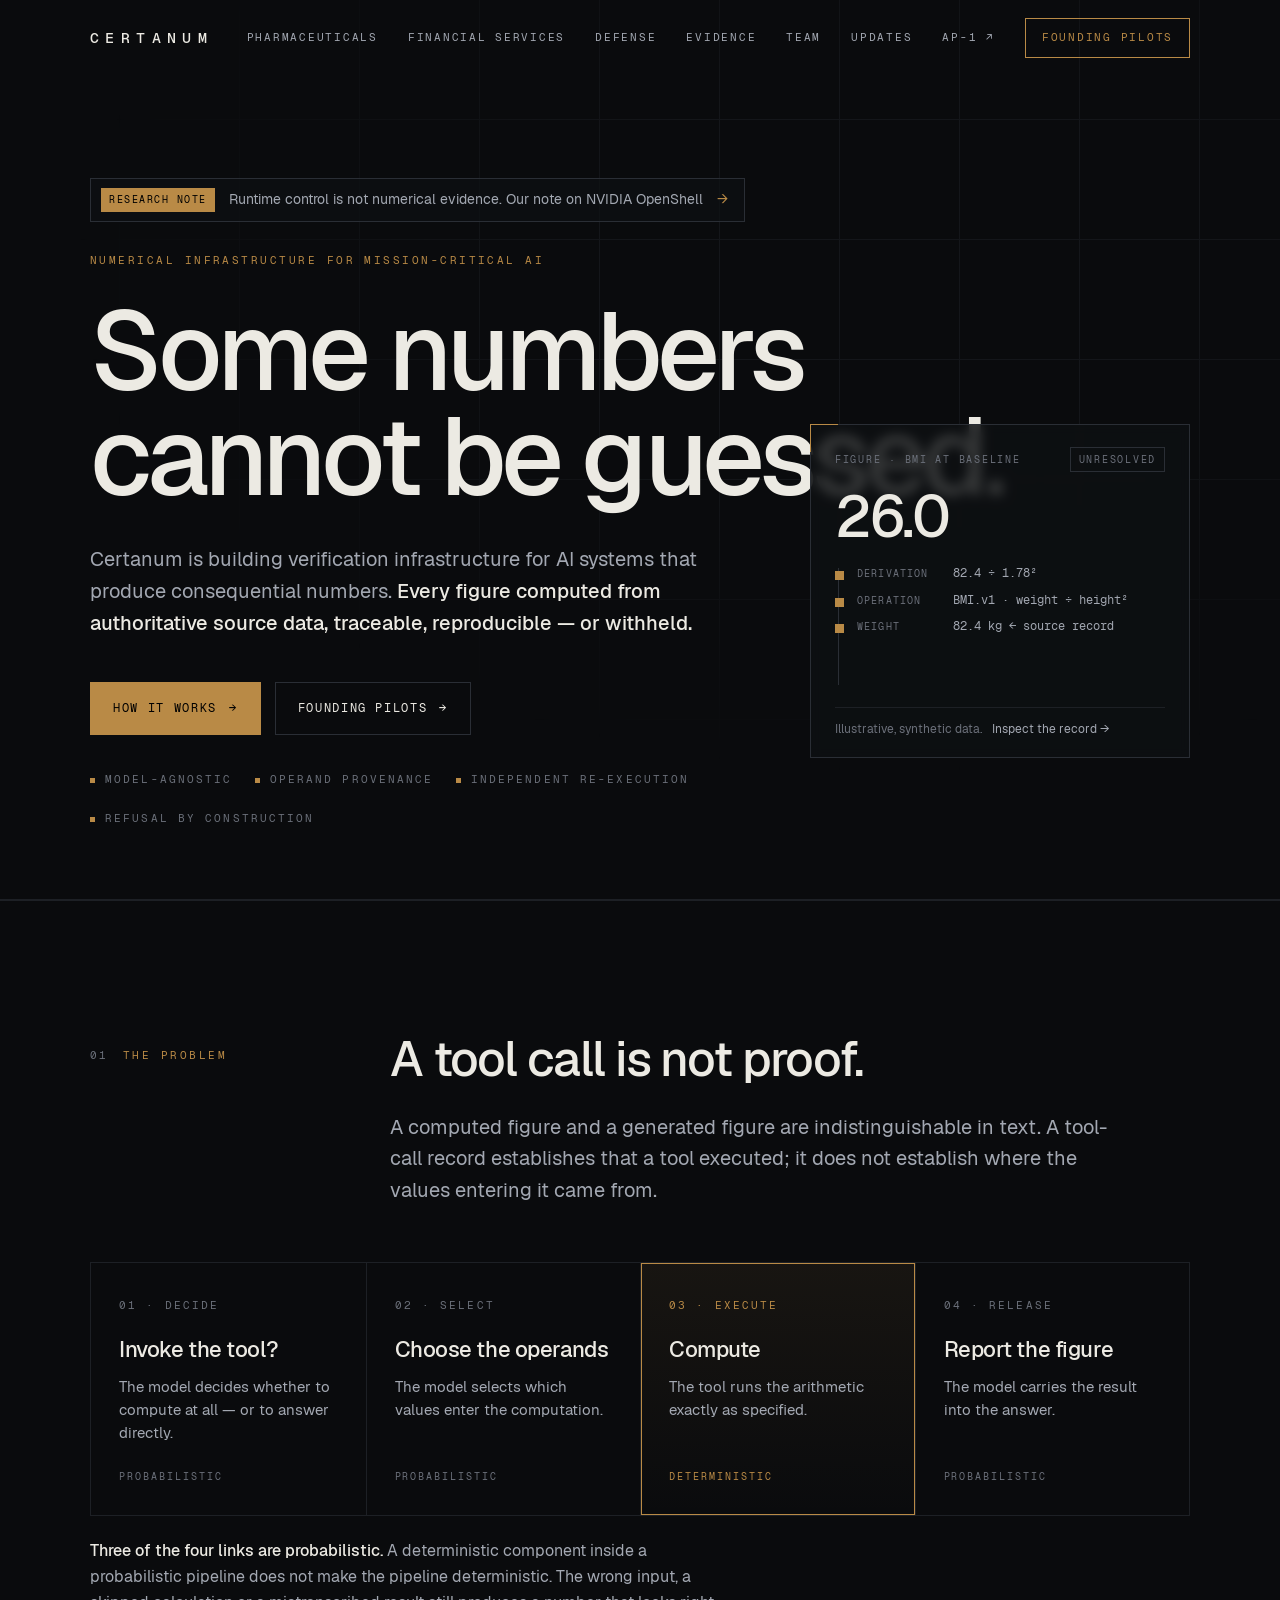
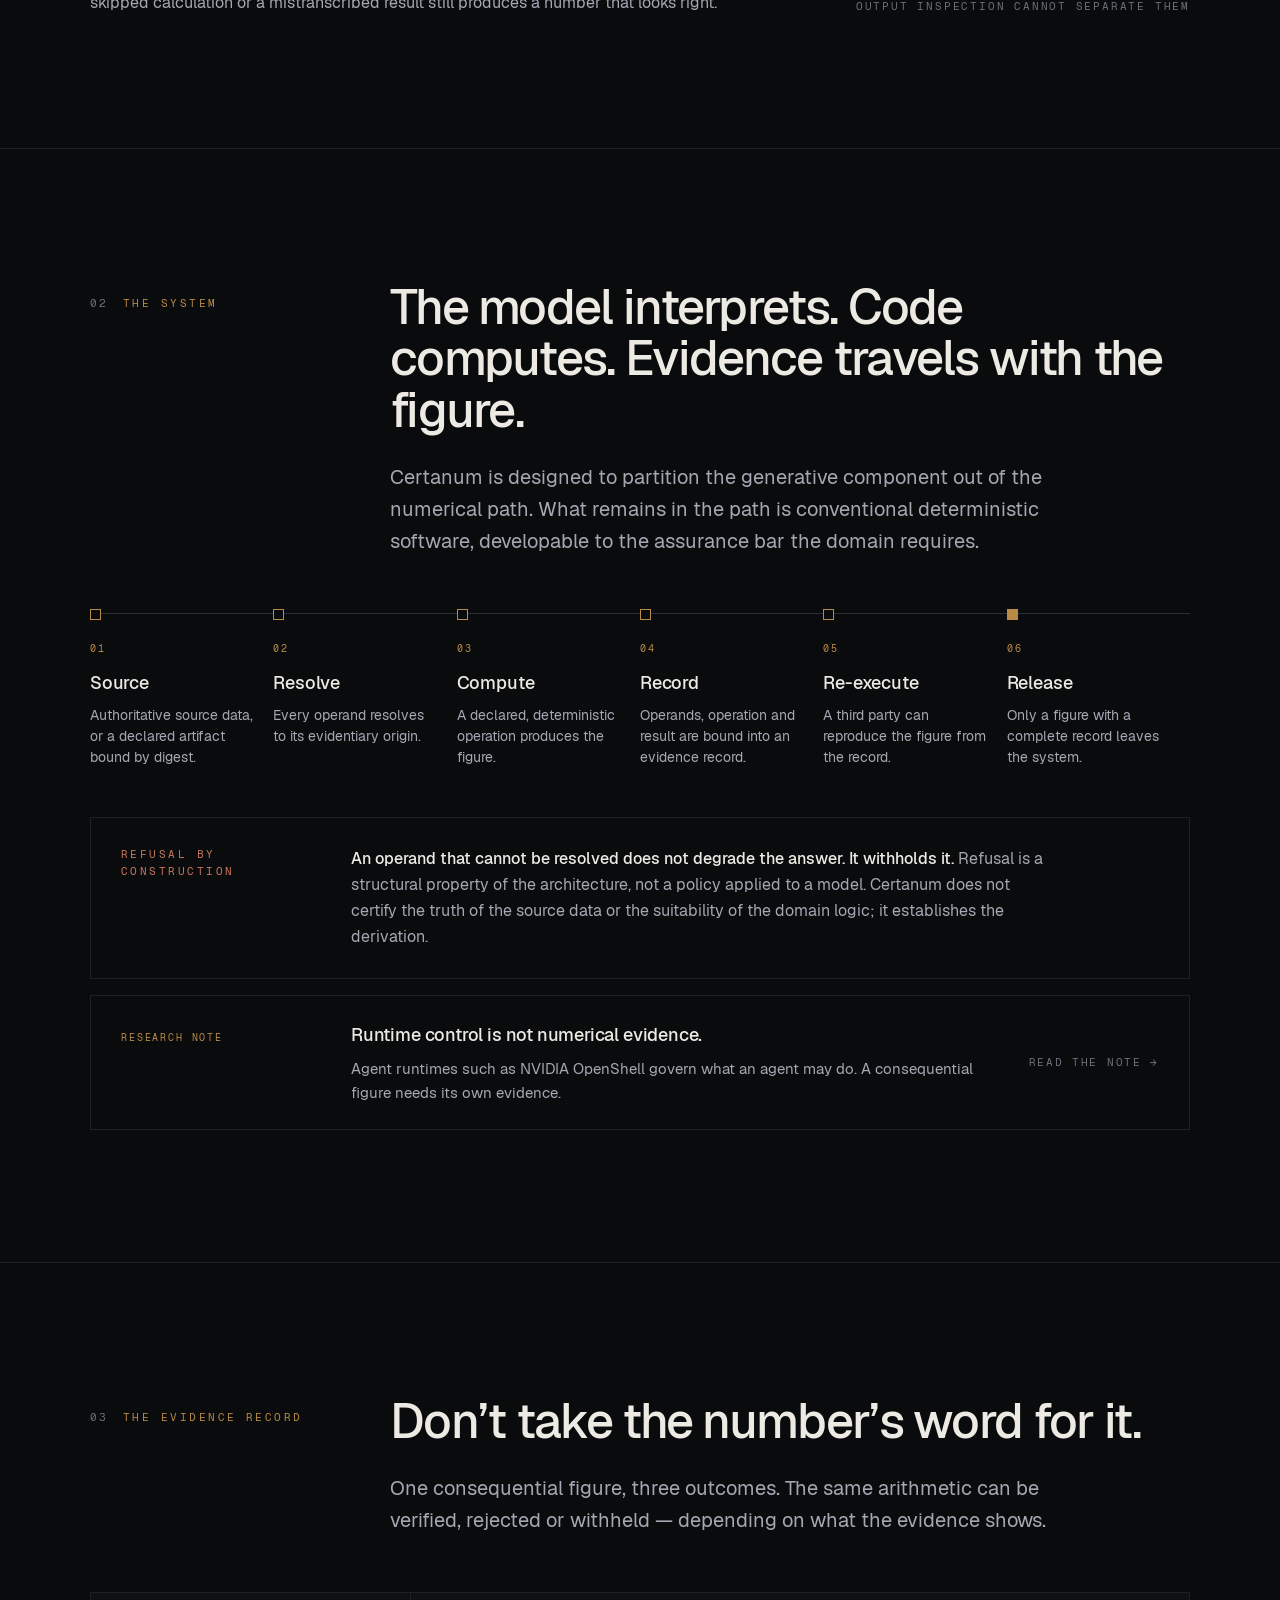
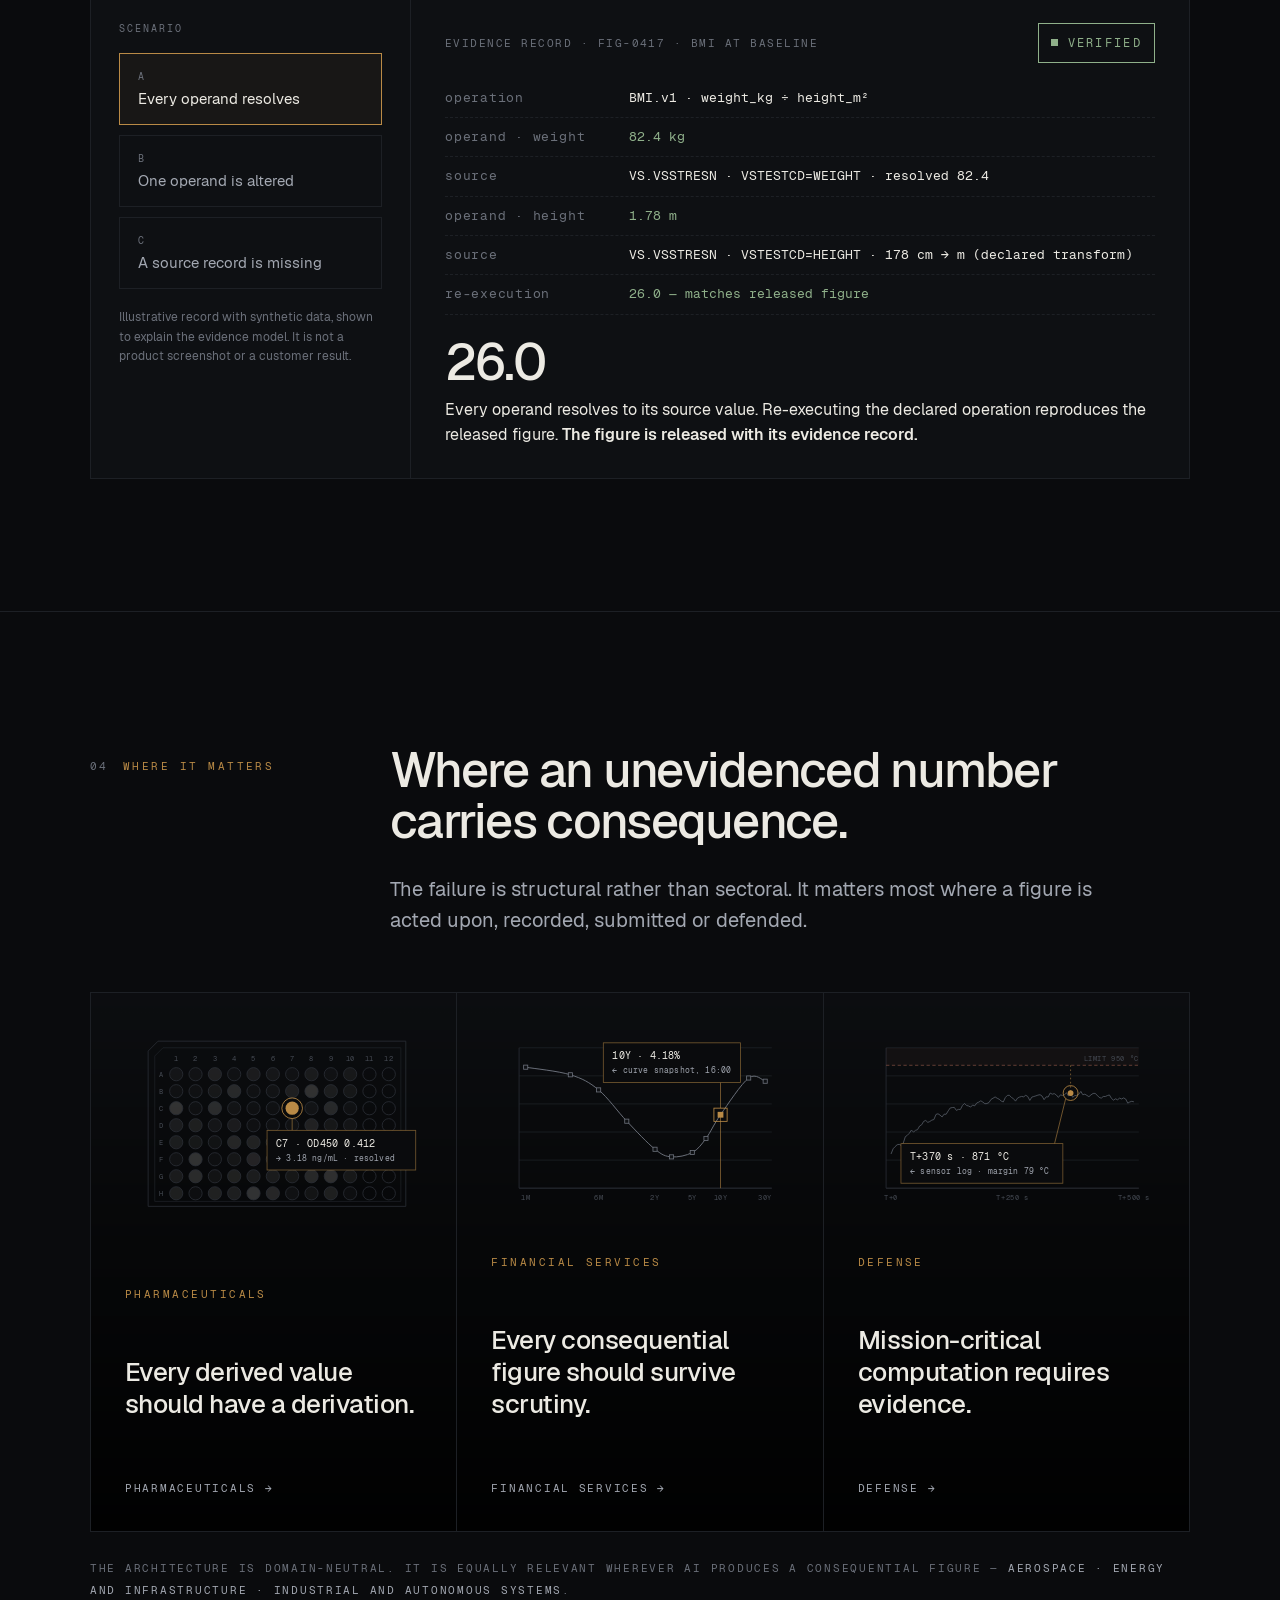
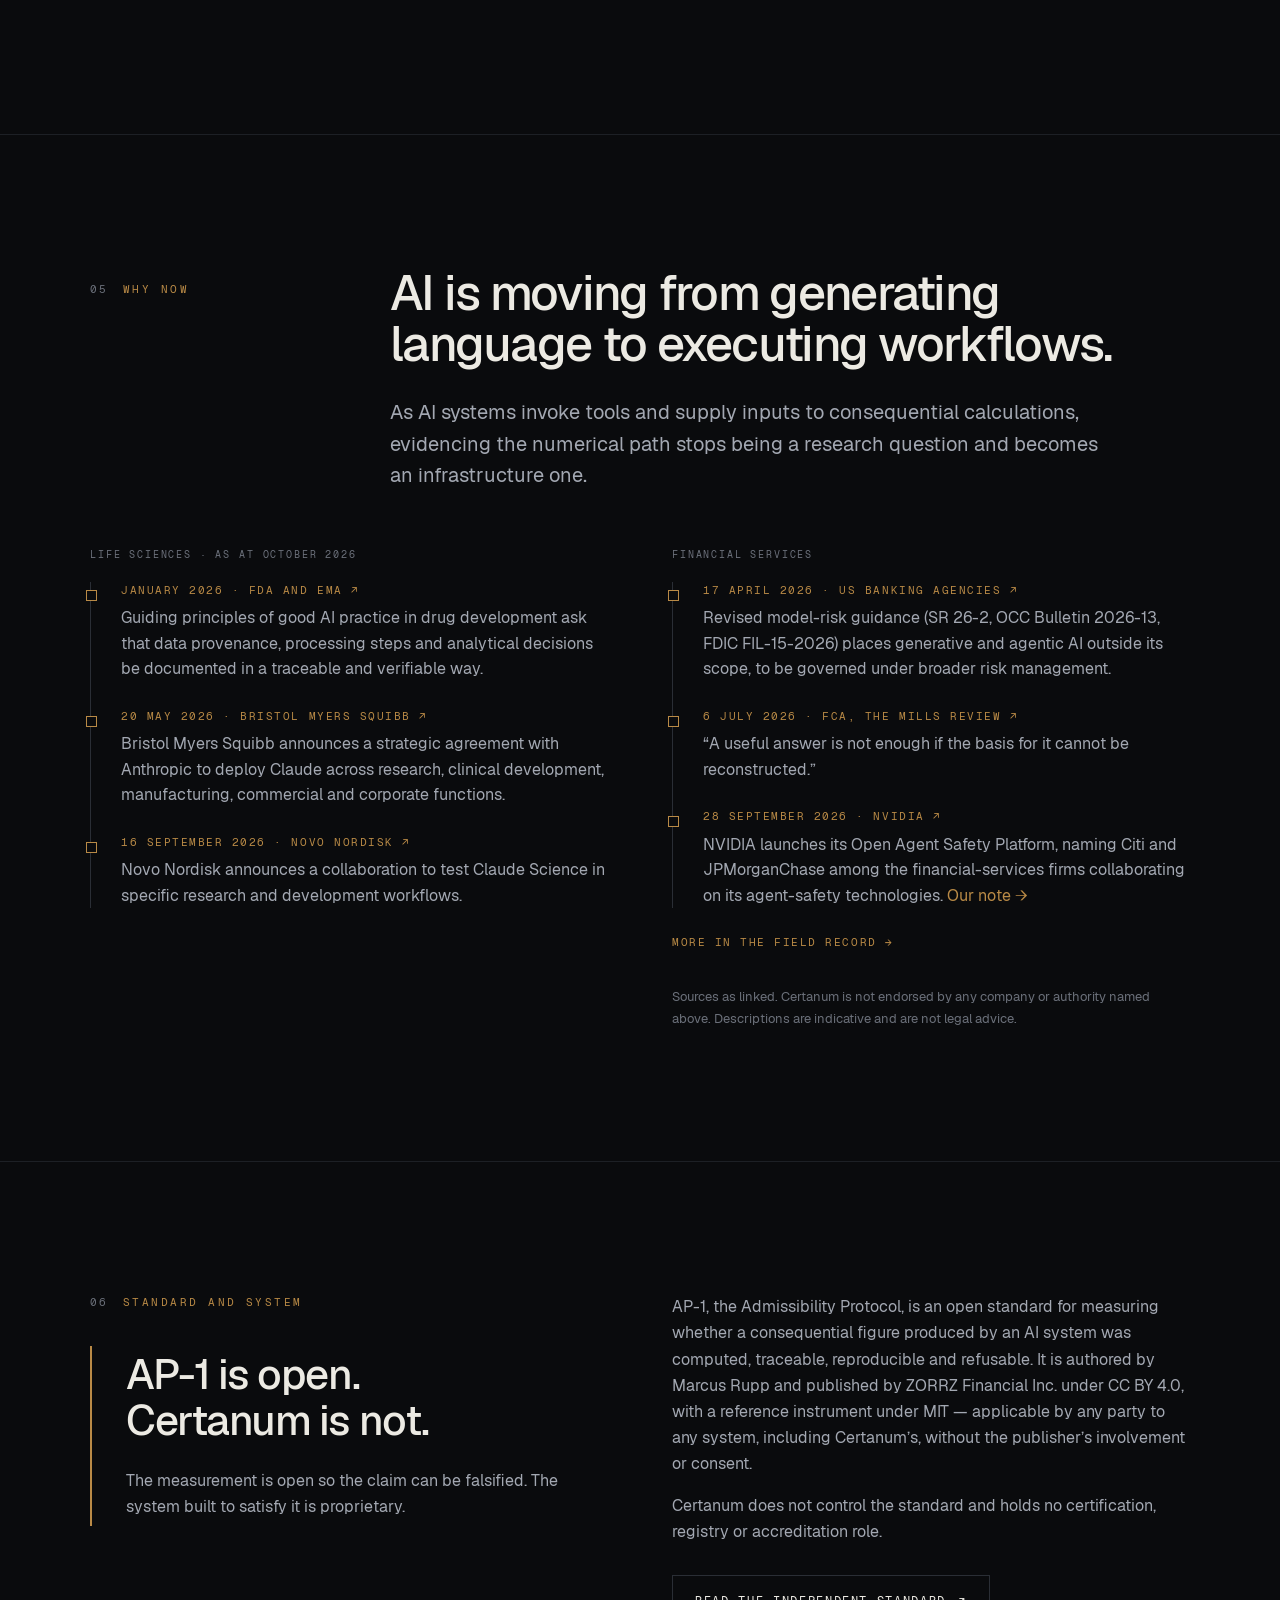
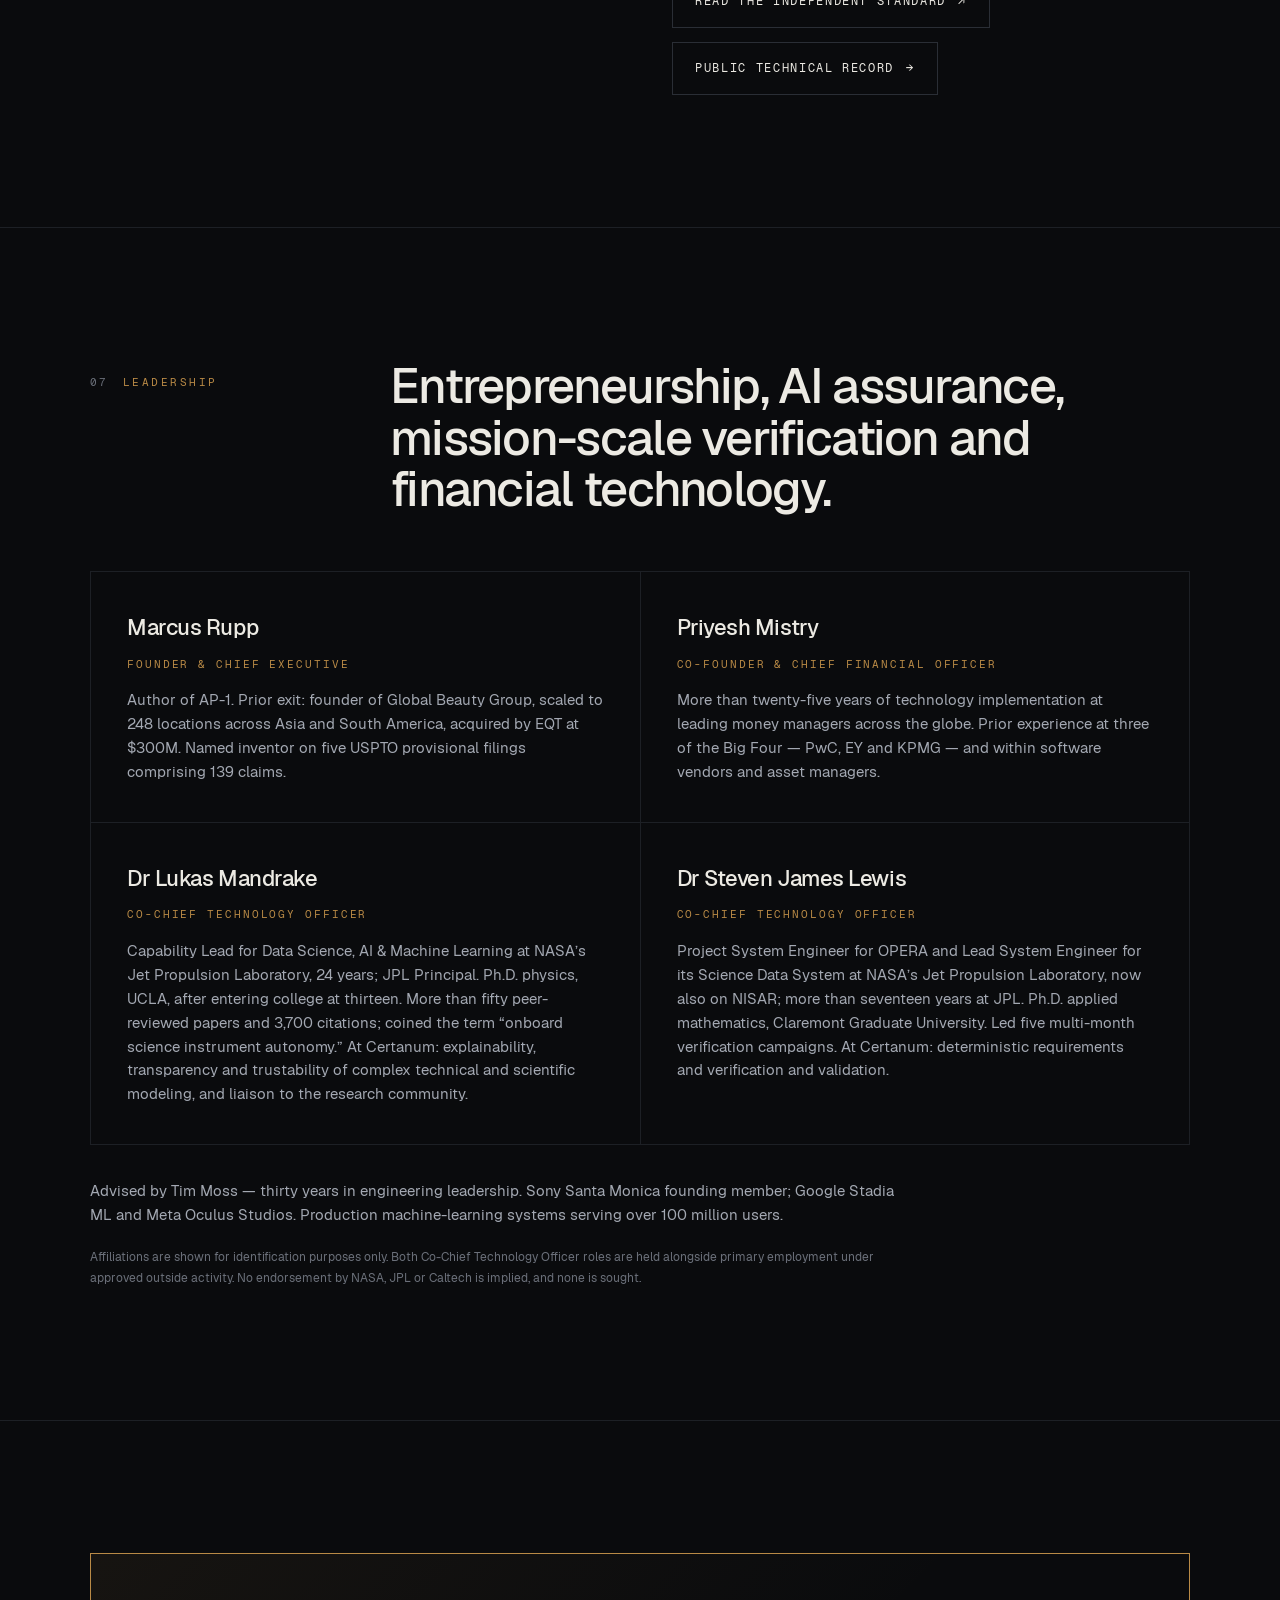
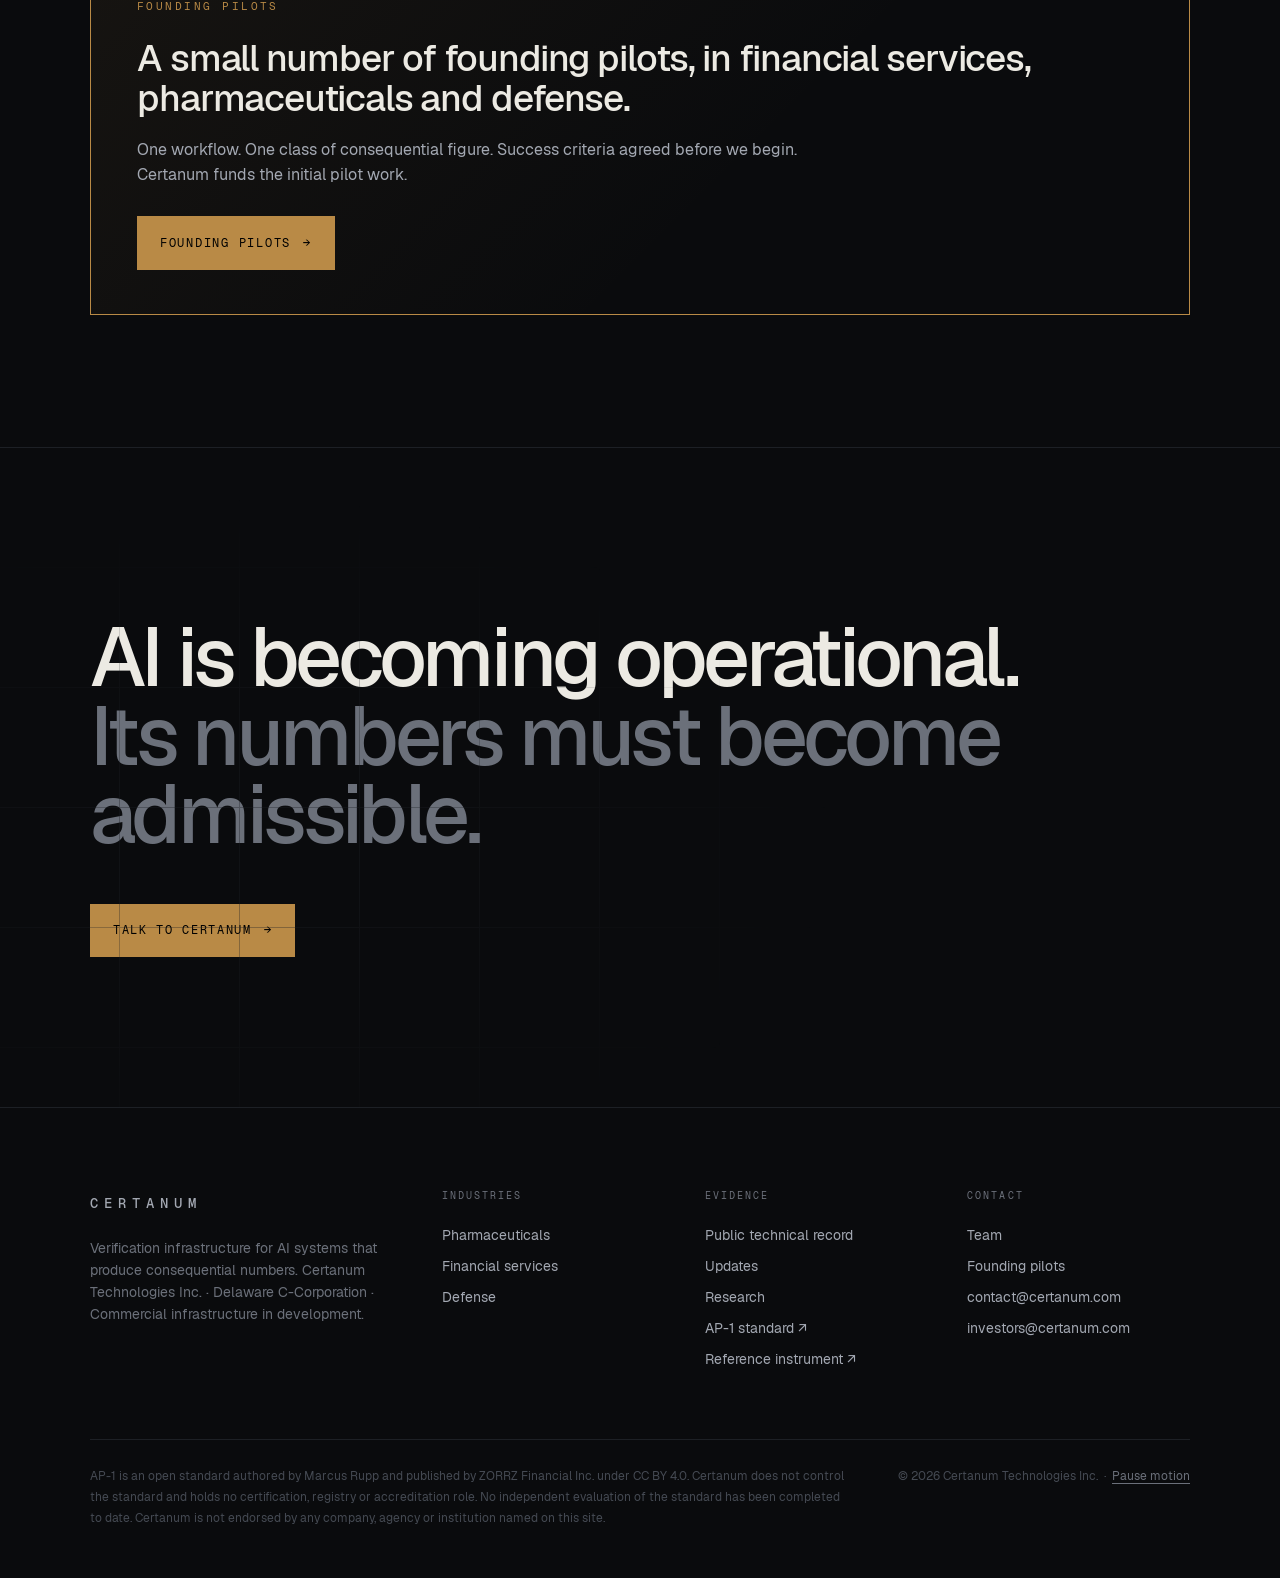
<file: index.html>
<!DOCTYPE html>
<html lang="en" class="no-js">
<head>
<meta name="google-site-verification" content="g1NMYSwPZcSueJ3cjPZ1AA_Wo9Dmkx6q77h6nWFo4IY" />
<meta charset="UTF-8">
<meta name="viewport" content="width=device-width, initial-scale=1.0">
<title>Certanum™ — Verification infrastructure for AI-produced numbers</title>
<meta name="description" content="Verification infrastructure for AI systems that produce consequential numbers: computed from authoritative source data, traceable, reproducible, or withheld. For pharmaceuticals, financial services, aerospace and defense.">
<link rel="canonical" href="https://certanum.com/">
<link rel="describedby" href="/llms.txt">
<meta name="theme-color" content="#0A0B0D">
<meta property="og:title" content="Certanum™ — Verification infrastructure for AI-produced numbers">
<meta property="og:description" content="Verification infrastructure for AI systems that produce consequential numbers: computed from authoritative source data, traceable, reproducible, or withheld. For pharmaceuticals, financial services, aerospace and defense.">
<meta property="og:type" content="website">
<meta property="og:url" content="https://certanum.com/">
<meta property="og:image" content="https://certanum.com/agentic_chain.png">
<meta name="twitter:card" content="summary_large_image">
<link rel="preload" href="/assets/fonts/Geist-Regular.woff2" as="font" type="font/woff2" crossorigin>
<link rel="preload" href="/assets/fonts/Geist-Medium.woff2" as="font" type="font/woff2" crossorigin>
<link rel="stylesheet" href="/assets/site.css">
<script type="application/ld+json">
{
 "@context": "https://schema.org",
 "@graph": [
  {
   "@type": "Organization",
   "@id": "https://certanum.com/#org",
   "name": "Certanum",
   "legalName": "Certanum Technologies Inc.",
   "url": "https://certanum.com/",
   "email": "contact@certanum.com",
   "description": "Certanum Technologies Inc. is developing verification infrastructure for AI systems that produce consequential numbers. The architecture is designed so that every consequential figure is computed by deterministic software from authoritative source data, recorded with its evidence, independently reproducible, and withheld when the evidence cannot support it.",
   "founder": {
    "@type": "Person",
    "name": "Marcus Rupp"
   },
   "address": {
    "@type": "PostalAddress",
    "addressRegion": "DE",
    "addressCountry": "US"
   },
   "knowsAbout": [
    "Numerical admissibility",
    "Numerical hallucination in AI systems",
    "Operand provenance",
    "Computation invocation in AI agents",
    "Deterministic computation",
    "AI assurance",
    "AI model risk management",
    "GxP and 21 CFR Part 11 data integrity",
    "ALCOA+",
    "AI in pharmaceuticals and life sciences",
    "AI in financial services",
    "AI in aerospace and defense",
    "AP-1 — The Admissibility Protocol"
   ],
   "contactPoint": [
    {
     "@type": "ContactPoint",
     "contactType": "founding pilots",
     "email": "pilots@certanum.com",
     "url": "https://certanum.com/pilots/"
    },
    {
     "@type": "ContactPoint",
     "contactType": "investor relations",
     "email": "investors@certanum.com"
    }
   ]
  },
  {
   "@type": "WebSite",
   "@id": "https://certanum.com/#site",
   "url": "https://certanum.com/",
   "name": "Certanum",
   "publisher": {
    "@id": "https://certanum.com/#org"
   }
  },
  {
   "@type": "WebPage",
   "url": "https://certanum.com/",
   "name": "Certanum — Verification infrastructure for AI-produced numbers",
   "description": "Verification infrastructure for AI systems that produce consequential numbers: computed from authoritative source data, traceable, reproducible, or withheld. For pharmaceuticals, financial services, aerospace and defense.",
   "isPartOf": {
    "@id": "https://certanum.com/#site"
   },
   "about": [
    {
     "@type": "Thing",
     "name": "Numerical admissibility"
    },
    {
     "@type": "Thing",
     "name": "AI assurance in regulated industries"
    }
   ],
   "mentions": {
    "@type": "DefinedTermSet",
    "name": "AP-1 — The Admissibility Protocol",
    "url": "https://numericaladmissibility.org/",
    "description": "An open standard for numerical admissibility, authored by Marcus Rupp and published by ZORRZ Financial Inc. under CC BY 4.0. Certanum does not control the standard."
   }
  }
 ]
}
</script>
</head>
<body><header class="hdr">
  <div class="in">
    <a class="logo" href="/" aria-label="Certanum — home">CERTANUM</a>
    <nav class="nav" aria-label="Main">
      <a href="/pharma/">Pharmaceuticals</a>
      <a href="/finance/">Financial services</a>
      <a href="/defense/">Defense</a>
      <a href="/evidence/">Evidence</a>
      <a href="/#leadership">Team</a>
      <a href="/updates/">Updates</a>
      <a href="https://numericaladmissibility.org">AP-1 &#8599;</a>
      <a class="cta" href="/pilots/">Founding pilots</a>
    </nav>
    <button class="burger" aria-label="Menu" aria-expanded="false"><span></span><span></span><span></span></button>
  </div>
</header>
<main>

<section class="hero">
  <div class="hero-grid"></div>
  <div class="hero-coords">CERTANUM TECHNOLOGIES INC.<br>DELAWARE &nbsp;·&nbsp; C-CORPORATION<br>COMMERCIAL INFRASTRUCTURE IN DEVELOPMENT</div>
  <div class="wrap">
    <a class="hero-note rv" href="/research/runtime-control/"><span class="tag">Research note</span><span class="txt">Runtime control is not numerical evidence. Our note on NVIDIA OpenShell</span><span class="arr">&rarr;</span></a>
    <div class="eyebrow rv">Numerical infrastructure for mission-critical AI</div>
    <h1 class="display rv d1" style="margin-top:28px">Some numbers cannot be guessed.</h1>
    <div class="hero-base">
      <div class="hero-copy">
        <p class="lead rv d2">Certanum is building verification infrastructure for AI systems that produce consequential numbers. <strong>Every figure computed from authoritative source data, traceable, reproducible &mdash; or withheld.</strong></p>
        <div class="btns rv d3">
          <a class="btn primary" href="#system">How it works <span class="arr">&rarr;</span></a>
          <a class="btn" href="/pilots/">Founding pilots <span class="arr">&rarr;</span></a>
        </div>
        <div class="ticker rv d4"><span>Model-agnostic</span><span>Operand provenance</span><span>Independent re-execution</span><span>Refusal by construction</span></div>
      </div>
      <figure class="trace rv d3" data-trace aria-labelledby="trace-cap">
        <div class="tr-hd"><span>Figure &middot; BMI at baseline</span><span class="tr-st" data-tr-st>VERIFIED</span></div>
        <div class="tr-num" aria-hidden="true">26.0</div>
        <ol class="tr-steps" aria-hidden="true">
          <li><span class="k">derivation</span><span class="v">82.4 &divide; 1.78&sup2;</span></li>
          <li><span class="k">operation</span><span class="v">BMI.v1 &middot; weight &divide; height&sup2;</span></li>
          <li><span class="k">weight</span><span class="v">82.4 kg &larr; source record</span></li>
          <li><span class="k">height</span><span class="v">1.78 m &larr; 178 cm (declared)</span></li>
          <li><span class="k">re-execution</span><span class="v">26.0 &middot; reproduced</span></li>
        </ol>
        <figcaption id="trace-cap" class="tr-cap"><span class="sr">The figure 26.0 resolves to the declared operation BMI.v1, weight 82.4 kilograms divided by height 1.78 metres squared, each operand traced to its source record, and is reproduced on re-execution. </span>Illustrative, synthetic data. <a href="#record">Inspect the record &rarr;</a> <button type="button" class="tr-replay" data-tr-replay hidden>Replay</button></figcaption>
      </figure>
    </div>
  </div>
</section>

<section class="sec" id="problem">
  <div class="wrap">
    <div class="sec-head">
      <div class="eyebrow rv"><span class="n">01</span>The problem</div>
      <div>
        <h2 class="h2 rv">A tool call is not proof.</h2>
        <p class="lead rv d1" style="margin-top:26px">A computed figure and a generated figure are indistinguishable in text. A tool-call record establishes that a tool executed; it does not establish where the values entering it came from.</p>
      </div>
    </div>
    <div class="chain">
      <div class="link rv"><div class="k">01 · DECIDE</div><div class="t">Invoke the tool?</div><div class="d">The model decides whether to compute at all &mdash; or to answer directly.</div><div class="tag">Probabilistic</div></div>
      <div class="link rv d1"><div class="k">02 · SELECT</div><div class="t">Choose the operands</div><div class="d">The model selects which values enter the computation.</div><div class="tag">Probabilistic</div></div>
      <div class="link det rv d2"><div class="k">03 · EXECUTE</div><div class="t">Compute</div><div class="d">The tool runs the arithmetic exactly as specified.</div><div class="tag">Deterministic</div></div>
      <div class="link rv d3"><div class="k">04 · RELEASE</div><div class="t">Report the figure</div><div class="d">The model carries the result into the answer.</div><div class="tag">Probabilistic</div></div>
    </div>
    <div class="chain-foot">
      <p class="body rv"><strong>Three of the four links are probabilistic.</strong> A deterministic component inside a probabilistic pipeline does not make the pipeline deterministic. The wrong input, a skipped calculation or a mistranscribed result still produces a number that looks right.</p>
      <p class="mono muted rv d1" style="font-size:.7rem;letter-spacing:.16em;text-transform:uppercase;align-self:end">Output inspection cannot separate them</p>
    </div>
  </div>
</section>

<section class="sec" id="system">
  <div class="wrap">
    <div class="sec-head">
      <div class="eyebrow rv"><span class="n">02</span>The system</div>
      <div>
        <h2 class="h2 rv">The model interprets. Code computes. Evidence travels with the figure.</h2>
        <p class="lead rv d1" style="margin-top:26px">Certanum is designed to partition the generative component out of the numerical path. What remains in the path is conventional deterministic software, developable to the assurance bar the domain requires.</p>
      </div>
    </div>
    <div class="pipe">
      <div class="st rv"><div class="n">01</div><div class="t">Source</div><div class="d">Authoritative source data, or a declared artifact bound by digest.</div></div>
      <div class="st rv d1"><div class="n">02</div><div class="t">Resolve</div><div class="d">Every operand resolves to its evidentiary origin.</div></div>
      <div class="st rv d2"><div class="n">03</div><div class="t">Compute</div><div class="d">A declared, deterministic operation produces the figure.</div></div>
      <div class="st rv d3"><div class="n">04</div><div class="t">Record</div><div class="d">Operands, operation and result are bound into an evidence record.</div></div>
      <div class="st rv d4"><div class="n">05</div><div class="t">Re-execute</div><div class="d">A third party can reproduce the figure from the record.</div></div>
      <div class="st fork rv d5"><div class="n">06</div><div class="t">Release</div><div class="d">Only a figure with a complete record leaves the system.</div></div>
    </div>
    <div class="withhold rv">
      <div class="eyebrow">Refusal by construction</div>
      <p class="body"><strong>An operand that cannot be resolved does not degrade the answer. It withholds it.</strong> Refusal is a structural property of the architecture, not a policy applied to a model. Certanum does not certify the truth of the source data or the suitability of the domain logic; it establishes the derivation.</p>
    </div>
    <a class="relnote rv" href="/research/runtime-control/"><span class="k">Research note</span><span class="t">Runtime control is not numerical evidence.</span><span class="d">Agent runtimes such as NVIDIA OpenShell govern what an agent may do. A consequential figure needs its own evidence.</span><span class="go">Read the note &rarr;</span></a>
  </div>
</section>

<section class="sec" id="record">
  <div class="wrap">
    <div class="sec-head">
      <div class="eyebrow rv"><span class="n">03</span>The evidence record</div>
      <div>
        <h2 class="h2 rv">Don&rsquo;t take the number&rsquo;s word for it.</h2>
        <p class="lead rv d1" style="margin-top:26px">One consequential figure, three outcomes. The same arithmetic can be verified, rejected or withheld &mdash; depending on what the evidence shows.</p>
      </div>
    </div>
    <div class="demo rv" data-demo>
      <div class="demo-ctl">
        <div class="lbl">Scenario</div>
        <button type="button" data-k="verified" aria-pressed="true"><small>A</small>Every operand resolves</button>
        <button type="button" data-k="rejected" aria-pressed="false"><small>B</small>One operand is altered</button>
        <button type="button" data-k="withheld" aria-pressed="false"><small>C</small>A source record is missing</button>
        <p class="fine">Illustrative record with synthetic data, shown to explain the evidence model. It is not a product screenshot or a customer result.</p>
      </div>
      <div class="rec">
        <div class="hd"><span>Evidence record · FIG-0417 · BMI at baseline</span><span class="status ok" data-f="status">VERIFIED</span></div>
        <div class="row"><span class="k">operation</span><span class="v">BMI.v1 · weight_kg ÷ height_m²</span></div>
        <div class="row"><span class="k">operand · weight</span><span class="v" data-f="w"></span></div>
        <div class="row"><span class="k">source</span><span class="v" data-f="wsrc"></span></div>
        <div class="row"><span class="k">operand · height</span><span class="v" data-f="h"></span></div>
        <div class="row"><span class="k">source</span><span class="v" data-f="hsrc"></span></div>
        <div class="row"><span class="k">re-execution</span><span class="v" data-f="re"></span></div>
        <div class="out"><span class="big" data-f="big">26.0</span><span data-f="note"></span></div>
      </div>
    </div>
  </div>
</section>

<section class="sec" id="industries">
  <div class="wrap">
    <div class="sec-head">
      <div class="eyebrow rv"><span class="n">04</span>Where it matters</div>
      <div>
        <h2 class="h2 rv">Where an unevidenced number carries consequence.</h2>
        <p class="lead rv d1" style="margin-top:26px">The failure is structural rather than sectoral. It matters most where a figure is acted upon, recorded, submitted or defended.</p>
      </div>
    </div>
    <div class="inds">
      <a class="ind rv" href="/pharma/"><div class="ph"></div><svg class="plate" viewBox="0 0 360 236" role="img" aria-label="Line drawing of a 96-well assay plate; well C7 is traced from its optical density reading to a derived concentration."><path class="pl-frame" d="M40 22 H340 V222 H28 V34 Z"/><path class="pl-faint" d="M46 30 H334 V216 H36 V40 Z"/><text class="pl-ax" x="62.0" y="46" text-anchor="middle">1</text><text class="pl-ax" x="85.4" y="46" text-anchor="middle">2</text><text class="pl-ax" x="108.8" y="46" text-anchor="middle">3</text><text class="pl-ax" x="132.2" y="46" text-anchor="middle">4</text><text class="pl-ax" x="155.6" y="46" text-anchor="middle">5</text><text class="pl-ax" x="179.0" y="46" text-anchor="middle">6</text><text class="pl-ax" x="202.4" y="46" text-anchor="middle">7</text><text class="pl-ax" x="225.8" y="46" text-anchor="middle">8</text><text class="pl-ax" x="249.2" y="46" text-anchor="middle">9</text><text class="pl-ax" x="272.6" y="46" text-anchor="middle">10</text><text class="pl-ax" x="296.0" y="46" text-anchor="middle">11</text><text class="pl-ax" x="319.4" y="46" text-anchor="middle">12</text><text class="pl-ax" x="44" y="65.0" text-anchor="middle">A</text><text class="pl-ax" x="44" y="85.6" text-anchor="middle">B</text><text class="pl-ax" x="44" y="106.2" text-anchor="middle">C</text><text class="pl-ax" x="44" y="126.8" text-anchor="middle">D</text><text class="pl-ax" x="44" y="147.4" text-anchor="middle">E</text><text class="pl-ax" x="44" y="168.0" text-anchor="middle">F</text><text class="pl-ax" x="44" y="188.6" text-anchor="middle">G</text><text class="pl-ax" x="44" y="209.2" text-anchor="middle">H</text><circle class="pl-well" cx="62.0" cy="62.0" r="8" style="fill-opacity:0.047"/><circle class="pl-well" cx="85.4" cy="62.0" r="8" style="fill-opacity:0.034"/><circle class="pl-well" cx="108.8" cy="62.0" r="8" style="fill-opacity:0.098"/><circle class="pl-well" cx="132.2" cy="62.0" r="8" style="fill-opacity:0.031"/><circle class="pl-well" cx="155.6" cy="62.0" r="8" style="fill-opacity:0.076"/><circle class="pl-well" cx="179.0" cy="62.0" r="8" style="fill-opacity:0.051"/><circle class="pl-well" cx="202.4" cy="62.0" r="8" style="fill-opacity:0.031"/><circle class="pl-well" cx="225.8" cy="62.0" r="8" style="fill-opacity:0.071"/><circle class="pl-well" cx="249.2" cy="62.0" r="8" style="fill-opacity:0.030"/><circle class="pl-well" cx="272.6" cy="62.0" r="8" style="fill-opacity:0.060"/><circle class="pl-well" cx="296.0" cy="62.0" r="8" style="fill-opacity:0.000"/><circle class="pl-well" cx="319.4" cy="62.0" r="8" style="fill-opacity:0.000"/><circle class="pl-well" cx="62.0" cy="82.6" r="8" style="fill-opacity:0.031"/><circle class="pl-well" cx="85.4" cy="82.6" r="8" style="fill-opacity:0.031"/><circle class="pl-well" cx="108.8" cy="82.6" r="8" style="fill-opacity:0.059"/><circle class="pl-well" cx="132.2" cy="82.6" r="8" style="fill-opacity:0.139"/><circle class="pl-well" cx="155.6" cy="82.6" r="8" style="fill-opacity:0.032"/><circle class="pl-well" cx="179.0" cy="82.6" r="8" style="fill-opacity:0.038"/><circle class="pl-well" cx="202.4" cy="82.6" r="8" style="fill-opacity:0.093"/><circle class="pl-well" cx="225.8" cy="82.6" r="8" style="fill-opacity:0.174"/><circle class="pl-well" cx="249.2" cy="82.6" r="8" style="fill-opacity:0.083"/><circle class="pl-well" cx="272.6" cy="82.6" r="8" style="fill-opacity:0.055"/><circle class="pl-well" cx="296.0" cy="82.6" r="8" style="fill-opacity:0.000"/><circle class="pl-well" cx="319.4" cy="82.6" r="8" style="fill-opacity:0.000"/><circle class="pl-well" cx="62.0" cy="103.2" r="8" style="fill-opacity:0.182"/><circle class="pl-well" cx="85.4" cy="103.2" r="8" style="fill-opacity:0.030"/><circle class="pl-well" cx="108.8" cy="103.2" r="8" style="fill-opacity:0.148"/><circle class="pl-well" cx="132.2" cy="103.2" r="8" style="fill-opacity:0.043"/><circle class="pl-well" cx="155.6" cy="103.2" r="8" style="fill-opacity:0.033"/><circle class="pl-well" cx="179.0" cy="103.2" r="8" style="fill-opacity:0.032"/><circle class="pl-well" cx="225.8" cy="103.2" r="8" style="fill-opacity:0.045"/><circle class="pl-well" cx="249.2" cy="103.2" r="8" style="fill-opacity:0.137"/><circle class="pl-well" cx="272.6" cy="103.2" r="8" style="fill-opacity:0.035"/><circle class="pl-well" cx="296.0" cy="103.2" r="8" style="fill-opacity:0.000"/><circle class="pl-well" cx="319.4" cy="103.2" r="8" style="fill-opacity:0.000"/><circle class="pl-well" cx="62.0" cy="123.8" r="8" style="fill-opacity:0.084"/><circle class="pl-well" cx="85.4" cy="123.8" r="8" style="fill-opacity:0.095"/><circle class="pl-well" cx="108.8" cy="123.8" r="8" style="fill-opacity:0.052"/><circle class="pl-well" cx="132.2" cy="123.8" r="8" style="fill-opacity:0.078"/><circle class="pl-well" cx="155.6" cy="123.8" r="8" style="fill-opacity:0.031"/><circle class="pl-well" cx="179.0" cy="123.8" r="8" style="fill-opacity:0.031"/><circle class="pl-well" cx="202.4" cy="123.8" r="8" style="fill-opacity:0.037"/><circle class="pl-well" cx="225.8" cy="123.8" r="8" style="fill-opacity:0.104"/><circle class="pl-well" cx="249.2" cy="123.8" r="8" style="fill-opacity:0.059"/><circle class="pl-well" cx="272.6" cy="123.8" r="8" style="fill-opacity:0.046"/><circle class="pl-well" cx="296.0" cy="123.8" r="8" style="fill-opacity:0.000"/><circle class="pl-well" cx="319.4" cy="123.8" r="8" style="fill-opacity:0.000"/><circle class="pl-well" cx="62.0" cy="144.4" r="8" style="fill-opacity:0.085"/><circle class="pl-well" cx="85.4" cy="144.4" r="8" style="fill-opacity:0.063"/><circle class="pl-well" cx="108.8" cy="144.4" r="8" style="fill-opacity:0.044"/><circle class="pl-well" cx="132.2" cy="144.4" r="8" style="fill-opacity:0.131"/><circle class="pl-well" cx="155.6" cy="144.4" r="8" style="fill-opacity:0.108"/><circle class="pl-well" cx="179.0" cy="144.4" r="8" style="fill-opacity:0.040"/><circle class="pl-well" cx="202.4" cy="144.4" r="8" style="fill-opacity:0.083"/><circle class="pl-well" cx="225.8" cy="144.4" r="8" style="fill-opacity:0.074"/><circle class="pl-well" cx="249.2" cy="144.4" r="8" style="fill-opacity:0.153"/><circle class="pl-well" cx="272.6" cy="144.4" r="8" style="fill-opacity:0.115"/><circle class="pl-well" cx="296.0" cy="144.4" r="8" style="fill-opacity:0.000"/><circle class="pl-well" cx="319.4" cy="144.4" r="8" style="fill-opacity:0.000"/><circle class="pl-well" cx="62.0" cy="165.0" r="8" style="fill-opacity:0.043"/><circle class="pl-well" cx="85.4" cy="165.0" r="8" style="fill-opacity:0.184"/><circle class="pl-well" cx="108.8" cy="165.0" r="8" style="fill-opacity:0.032"/><circle class="pl-well" cx="132.2" cy="165.0" r="8" style="fill-opacity:0.058"/><circle class="pl-well" cx="155.6" cy="165.0" r="8" style="fill-opacity:0.122"/><circle class="pl-well" cx="179.0" cy="165.0" r="8" style="fill-opacity:0.034"/><circle class="pl-well" cx="202.4" cy="165.0" r="8" style="fill-opacity:0.068"/><circle class="pl-well" cx="225.8" cy="165.0" r="8" style="fill-opacity:0.030"/><circle class="pl-well" cx="249.2" cy="165.0" r="8" style="fill-opacity:0.101"/><circle class="pl-well" cx="272.6" cy="165.0" r="8" style="fill-opacity:0.124"/><circle class="pl-well" cx="296.0" cy="165.0" r="8" style="fill-opacity:0.000"/><circle class="pl-well" cx="319.4" cy="165.0" r="8" style="fill-opacity:0.000"/><circle class="pl-well" cx="62.0" cy="185.6" r="8" style="fill-opacity:0.083"/><circle class="pl-well" cx="85.4" cy="185.6" r="8" style="fill-opacity:0.153"/><circle class="pl-well" cx="108.8" cy="185.6" r="8" style="fill-opacity:0.046"/><circle class="pl-well" cx="132.2" cy="185.6" r="8" style="fill-opacity:0.107"/><circle class="pl-well" cx="155.6" cy="185.6" r="8" style="fill-opacity:0.087"/><circle class="pl-well" cx="179.0" cy="185.6" r="8" style="fill-opacity:0.084"/><circle class="pl-well" cx="202.4" cy="185.6" r="8" style="fill-opacity:0.063"/><circle class="pl-well" cx="225.8" cy="185.6" r="8" style="fill-opacity:0.143"/><circle class="pl-well" cx="249.2" cy="185.6" r="8" style="fill-opacity:0.173"/><circle class="pl-well" cx="272.6" cy="185.6" r="8" style="fill-opacity:0.066"/><circle class="pl-well" cx="296.0" cy="185.6" r="8" style="fill-opacity:0.000"/><circle class="pl-well" cx="319.4" cy="185.6" r="8" style="fill-opacity:0.000"/><circle class="pl-well" cx="62.0" cy="206.2" r="8" style="fill-opacity:0.101"/><circle class="pl-well" cx="85.4" cy="206.2" r="8" style="fill-opacity:0.031"/><circle class="pl-well" cx="108.8" cy="206.2" r="8" style="fill-opacity:0.109"/><circle class="pl-well" cx="132.2" cy="206.2" r="8" style="fill-opacity:0.097"/><circle class="pl-well" cx="155.6" cy="206.2" r="8" style="fill-opacity:0.188"/><circle class="pl-well" cx="179.0" cy="206.2" r="8" style="fill-opacity:0.138"/><circle class="pl-well" cx="202.4" cy="206.2" r="8" style="fill-opacity:0.043"/><circle class="pl-well" cx="225.8" cy="206.2" r="8" style="fill-opacity:0.054"/><circle class="pl-well" cx="249.2" cy="206.2" r="8" style="fill-opacity:0.102"/><circle class="pl-well" cx="272.6" cy="206.2" r="8" style="fill-opacity:0.030"/><circle class="pl-well" cx="296.0" cy="206.2" r="8" style="fill-opacity:0.000"/><circle class="pl-well" cx="319.4" cy="206.2" r="8" style="fill-opacity:0.000"/><circle class="pl-hl-ring" cx="202.4" cy="103.2" r="12.5"/><circle class="pl-hl" cx="202.4" cy="103.2" r="8"/><path class="pl-lead" d="M202.4 115.7 L202.4 130.0"/><rect class="pl-tip" x="172" y="130" width="180" height="48"/><text class="pl-t1" x="183" y="150">C7 &#183; OD450 0.412</text><text class="pl-t2" x="183" y="167">&#8594; 3.18 ng/mL &#183; resolved</text></svg><div class="eyebrow">Pharmaceuticals</div><div class="h3">Every derived value should have a derivation.</div><div class="more">Pharmaceuticals &rarr;</div></a>
      <a class="ind rv d1" href="/finance/"><div class="ph"></div><svg class="plate" viewBox="0 0 360 236" role="img" aria-label="Line drawing of a yield curve; the ten-year point is traced to its source curve snapshot."><path class="pl-grid" d="M34 30.0 H340"/><path class="pl-grid" d="M34 64.0 H340"/><path class="pl-grid" d="M34 98.0 H340"/><path class="pl-grid" d="M34 132.0 H340"/><path class="pl-grid" d="M34 166.0 H340"/><path class="pl-grid" d="M34 200.0 H340"/><path class="pl-frame" d="M34 30 V200 H340"/><path class="pl-line" d="M42.0 53.5 C51.0 55.1 81.4 58.1 96.1 62.7 C110.8 67.3 118.9 71.6 130.3 81.0 C141.7 90.4 153.0 106.9 164.4 118.9 C175.8 130.9 189.6 145.7 198.6 152.9 C207.6 160.1 211.0 161.4 218.6 162.1 C226.1 162.7 236.8 160.6 243.7 156.8 C250.7 153.1 254.6 147.5 260.3 139.8 C266.0 132.2 269.3 123.3 277.9 111.1 C286.5 98.9 303.0 73.4 312.0 66.6 C321.0 59.9 328.7 69.9 332.0 70.5"/><text class="pl-ax" x="42.0" y="214" text-anchor="middle">1M</text><rect class="pl-pt" x="39.5" y="51.0" width="5" height="5"/><rect class="pl-pt" x="93.6" y="60.2" width="5" height="5"/><text class="pl-ax" x="130.3" y="214" text-anchor="middle">6M</text><rect class="pl-pt" x="127.8" y="78.5" width="5" height="5"/><rect class="pl-pt" x="161.9" y="116.4" width="5" height="5"/><text class="pl-ax" x="198.6" y="214" text-anchor="middle">2Y</text><rect class="pl-pt" x="196.1" y="150.4" width="5" height="5"/><rect class="pl-pt" x="216.1" y="159.6" width="5" height="5"/><text class="pl-ax" x="243.7" y="214" text-anchor="middle">5Y</text><rect class="pl-pt" x="241.2" y="154.3" width="5" height="5"/><rect class="pl-pt" x="257.8" y="137.3" width="5" height="5"/><text class="pl-ax" x="277.9" y="214" text-anchor="middle">10Y</text><rect class="pl-pt" x="309.5" y="64.1" width="5" height="5"/><text class="pl-ax" x="332.0" y="214" text-anchor="middle">30Y</text><rect class="pl-pt" x="329.5" y="68.0" width="5" height="5"/><path class="pl-lead" d="M277.9 111.1 V200"/><rect class="pl-hl-ring" x="269.9" y="103.1" width="16" height="16"/><rect class="pl-hl" x="274.4" y="107.6" width="7" height="7"/><path class="pl-lead" d="M277.9 103.1 L277.9 72.0"/><rect class="pl-tip" x="136" y="24" width="166" height="48"/><text class="pl-t1" x="147" y="44">10Y &#183; 4.18%</text><text class="pl-t2" x="147" y="61">&#8592; curve snapshot, 16:00</text></svg><div class="eyebrow">Financial services</div><div class="h3">Every consequential figure should survive scrutiny.</div><div class="more">Financial services &rarr;</div></a>
      <a class="ind rv d2" href="/defense/"><div class="ph"></div><svg class="plate" viewBox="0 0 360 236" role="img" aria-label="Line drawing of an engine temperature trace against its limit; one sample is traced to the sensor log with its margin."><path class="pl-grid" d="M34 30.0 H340"/><path class="pl-grid" d="M34 64.0 H340"/><path class="pl-grid" d="M34 98.0 H340"/><path class="pl-grid" d="M34 132.0 H340"/><path class="pl-grid" d="M34 166.0 H340"/><path class="pl-grid" d="M34 200.0 H340"/><path class="pl-frame" d="M34 30 V200 H340"/><rect class="pl-band" x="34" y="30" width="306" height="21.2"/><path class="pl-limit" d="M34 51.2 H340"/><text class="pl-ax" x="340" y="46.2" text-anchor="end">LIMIT 950 &#176;C</text><path class="pl-line thin" d="M40.0 158.6 L42.5 152.3 L44.9 149.7 L47.4 147.4 L49.9 146.9 L52.4 148.1 L54.8 145.4 L57.3 137.6 L59.8 135.9 L62.2 133.4 L64.7 129.6 L67.2 132.1 L69.6 130.0 L72.1 129.1 L74.6 124.7 L77.1 123.2 L79.5 119.1 L82.0 118.0 L84.5 120.3 L86.9 119.3 L89.4 117.6 L91.9 116.9 L94.4 110.7 L96.8 109.9 L99.3 111.5 L101.8 113.8 L104.2 110.4 L106.7 110.5 L109.2 106.4 L111.6 102.9 L114.1 102.4 L116.6 102.2 L119.1 105.8 L121.5 104.6 L124.0 104.7 L126.5 99.8 L128.9 97.4 L131.4 99.8 L133.9 100.5 L136.4 101.8 L138.8 99.3 L141.3 100.3 L143.8 96.8 L146.2 95.8 L148.7 94.2 L151.2 95.8 L153.6 97.7 L156.1 97.5 L158.6 96.3 L161.1 92.5 L163.5 91.1 L166.0 89.5 L168.5 91.1 L170.9 92.3 L173.4 94.5 L175.9 95.6 L178.4 90.2 L180.8 87.7 L183.3 87.5 L185.8 90.2 L188.2 91.6 L190.7 94.6 L193.2 90.9 L195.6 89.7 L198.1 88.9 L200.6 89.4 L203.1 87.5 L205.5 89.0 L208.0 93.7 L210.5 89.7 L212.9 89.0 L215.4 88.2 L217.9 87.3 L220.4 86.8 L222.8 88.4 L225.3 92.8 L227.8 89.4 L230.2 89.6 L232.7 84.8 L235.2 86.2 L237.6 85.5 L240.1 87.1 L242.6 90.1 L245.1 87.0 L247.5 87.7 L250.0 86.8 L252.5 84.5 L254.9 88.5 L257.4 84.8 L259.9 89.9 L262.4 88.0 L264.8 87.7 L267.3 86.4 L269.8 82.8 L272.2 86.9 L274.7 86.2 L277.2 87.7 L279.6 89.2 L282.1 87.0 L284.6 85.3 L287.1 85.2 L289.5 87.4 L292.0 90.1 L294.5 91.0 L296.9 89.0 L299.4 89.0 L301.9 87.9 L304.4 87.1 L306.8 91.2 L309.3 93.4 L311.8 91.8 L314.2 93.0 L316.7 91.0 L319.2 92.0 L321.6 90.7 L324.1 92.1 L326.6 97.0 L329.1 95.6 L331.5 94.8 L334.0 95.4"/><text class="pl-ax" x="40.0" y="214" text-anchor="middle">T+0</text><text class="pl-ax" x="187.0" y="214" text-anchor="middle">T+250 s</text><text class="pl-ax" x="334.0" y="214" text-anchor="middle">T+500 s</text><path class="pl-lead dash" d="M257.4 51.2 V84.8"/><circle class="pl-hl-ring" cx="257.4" cy="84.8" r="9"/><circle class="pl-hl" cx="257.4" cy="84.8" r="3.5"/><path class="pl-lead" d="M251.4 91.8 L238.0 146.0"/><rect class="pl-tip" x="52" y="146" width="196" height="48"/><text class="pl-t1" x="63" y="166">T+370 s &#183; 871 &#176;C</text><text class="pl-t2" x="63" y="183">&#8592; sensor log &#183; margin 79 &#176;C</text></svg><div class="eyebrow">Defense</div><div class="h3">Mission-critical computation requires evidence.</div><div class="more">Defense &rarr;</div></a>
    </div>
    <div class="alsoline rv">The architecture is domain-neutral. It is equally relevant wherever AI produces a consequential figure &mdash; <b>aerospace &middot; energy and infrastructure &middot; industrial and autonomous systems</b>.</div>
  </div>
</section>

<section class="sec" id="now">
  <div class="wrap">
    <div class="sec-head">
      <div class="eyebrow rv"><span class="n">05</span>Why now</div>
      <div>
        <h2 class="h2 rv">AI is moving from generating language to executing workflows.</h2>
        <p class="lead rv d1" style="margin-top:26px">As AI systems invoke tools and supply inputs to consequential calculations, evidencing the numerical path stops being a research question and becomes an infrastructure one.</p>
      </div>
    </div>
    <div class="split">
      <div class="rv">
        <div class="dated">Life sciences · as at October 2026</div>
        <div class="record">
          <div class="item"><div class="d"><a href="https://www.fda.gov/media/189581/download">January 2026 · FDA and EMA &#8599;</a></div><div class="t">Guiding principles of good AI practice in drug development ask that data provenance, processing steps and analytical decisions be documented in a traceable and verifiable way.</div></div>
          <div class="item"><div class="d"><a href="https://news.bms.com/news/details/2026/Bristol-Myers-Squibb-Announces-Strategic-Agreement-with-Anthropic-to-Position-Claude-Enterprise-as-the-Shared-Intelligence-Platform-Across-Its-Global-Operations/default.aspx">20 May 2026 · Bristol Myers Squibb &#8599;</a></div><div class="t">Bristol Myers Squibb announces a strategic agreement with Anthropic to deploy Claude across research, clinical development, manufacturing, commercial and corporate functions.</div></div>
          <div class="item"><div class="d"><a href="https://www.novonordisk.com/content/nncorp/global/en/news-and-media/news-and-ir-materials/news-details.html?id=916768">16 September 2026 · Novo Nordisk &#8599;</a></div><div class="t">Novo Nordisk announces a collaboration to test Claude Science in specific research and development workflows.</div></div>
        </div>
      </div>
      <div class="rv d1">
        <div class="dated">Financial services</div>
        <div class="record">
          <div class="item"><div class="d"><a href="https://www.federalreserve.gov/supervisionreg/srletters/SR2602.pdf">17 April 2026 · US banking agencies &#8599;</a></div><div class="t">Revised model-risk guidance (SR 26-2, OCC Bulletin 2026-13, FDIC FIL-15-2026) places generative and agentic AI outside its scope, to be governed under broader risk management.</div></div>
          <div class="item"><div class="d"><a href="https://www.fca.org.uk/publication/corporate/the-mills-review.pdf">6 July 2026 · FCA, The Mills Review &#8599;</a></div><div class="t">&ldquo;A useful answer is not enough if the basis for it cannot be reconstructed.&rdquo;</div></div>
          <div class="item"><div class="d"><a href="https://nvidianews.nvidia.com/news/open-agent-safety-platform">28 September 2026 · NVIDIA &#8599;</a></div><div class="t">NVIDIA launches its Open Agent Safety Platform, naming Citi and JPMorganChase among the financial-services firms collaborating on its agent-safety technologies. <a class="inl" href="/research/runtime-control/">Our note &rarr;</a></div></div>
        </div>
        <p class="more-link"><a href="/updates/#field-record">More in the Field Record &rarr;</a></p>
        <p class="note">Sources as linked. Certanum is not endorsed by any company or authority named above. Descriptions are indicative and are not legal advice.</p>
      </div>
    </div>
  </div>
</section>

<section class="sec" id="standard">
  <div class="wrap split">
    <div>
      <div class="eyebrow rv"><span class="n">06</span>Standard and system</div>
      <div class="boundary rv d1" style="margin-top:34px">
        <div class="hard">AP-1 is open.<br>Certanum is not.</div>
        <p class="body">The measurement is open so the claim can be falsified. The system built to satisfy it is proprietary.</p>
      </div>
    </div>
    <div class="rv d2">
      <p class="body">AP-1, the Admissibility Protocol, is an open standard for measuring whether a consequential figure produced by an AI system was computed, traceable, reproducible and refusable. It is authored by Marcus Rupp and published by ZORRZ Financial Inc. under CC BY 4.0, with a reference instrument under MIT &mdash; applicable by any party to any system, including Certanum&rsquo;s, without the publisher&rsquo;s involvement or consent.</p>
      <p class="body">Certanum does not control the standard and holds no certification, registry or accreditation role.</p>
      <div class="btns" style="margin-top:30px"><a class="btn" href="https://numericaladmissibility.org">Read the independent standard <span class="arr">&#8599;</span></a><a class="btn" href="/evidence/">Public technical record <span class="arr">&rarr;</span></a></div>
    </div>
  </div>
</section>

<section class="sec" id="leadership">
  <div class="wrap">
    <div class="sec-head">
      <div class="eyebrow rv"><span class="n">07</span>Leadership</div>
      <div><h2 class="h2 rv">Entrepreneurship, AI assurance, mission-scale verification and financial technology.</h2></div>
    </div>
    <div class="rv">
    <div class="team">
    <div class="person">
      <div class="n">Marcus Rupp</div>
      <div class="r">Founder &amp; Chief Executive</div>
      <div class="b">Author of AP-1. Prior exit: founder of Global Beauty Group, scaled to 248 locations across Asia and South America, acquired by EQT at $300M. Named inventor on five USPTO provisional filings comprising 139 claims.</div>
    </div>
    <div class="person">
      <div class="n">Priyesh Mistry</div>
      <div class="r">Co-Founder &amp; Chief Financial Officer</div>
      <div class="b">More than twenty-five years of technology implementation at leading money managers across the globe. Prior experience at three of the Big Four &mdash; PwC, EY and KPMG &mdash; and within software vendors and asset managers.</div>
    </div>
    <div class="person">
      <div class="n">Dr Lukas Mandrake</div>
      <div class="r">Co-Chief Technology Officer</div>
      <div class="b">Capability Lead for Data Science, AI &amp; Machine Learning at NASA&rsquo;s Jet Propulsion Laboratory, 24 years; JPL Principal. Ph.D. physics, UCLA, after entering college at thirteen. More than fifty peer-reviewed papers and 3,700 citations; coined the term &ldquo;onboard science instrument autonomy.&rdquo; At Certanum: explainability, transparency and trustability of complex technical and scientific modeling, and liaison to the research community.</div>
    </div>
    <div class="person">
      <div class="n">Dr Steven James Lewis</div>
      <div class="r">Co-Chief Technology Officer</div>
      <div class="b">Project System Engineer for OPERA and Lead System Engineer for its Science Data System at NASA&rsquo;s Jet Propulsion Laboratory, now also on NISAR; more than seventeen years at JPL. Ph.D. applied mathematics, Claremont Graduate University. Led five multi-month verification campaigns. At Certanum: deterministic requirements and verification and validation.</div>
    </div>
  </div>

  <p class="advisors">Advised by Tim Moss &mdash; thirty years in engineering leadership. Sony Santa Monica founding member; Google Stadia ML and Meta Oculus Studios. Production machine-learning systems serving over 100 million users.</p>
  
    </div>
    <p class="affil">Affiliations are shown for identification purposes only. Both Co-Chief Technology Officer roles are held alongside primary employment under approved outside activity. No endorsement by NASA, JPL or Caltech is implied, and none is sought.</p>
  </div>
</section>

<section class="sec" id="pilots">
  <div class="wrap">
    <div class="call rv">
      <div class="eyebrow" style="margin-bottom:22px">Founding pilots</div>
      <div class="h">A small number of founding pilots, in financial services, pharmaceuticals and defense.</div>
      <p>One workflow. One class of consequential figure. Success criteria agreed before we begin. Certanum funds the initial pilot work.</p>
      <div class="cta"><a class="btn primary" href="/pilots/">Founding pilots <span class="arr">&rarr;</span></a></div>
    </div>
  </div>
</section>

<section class="final">
  <div class="hero-grid"></div>
  <div class="wrap">
    <h2 class="display rv">AI is becoming operational.<br><span class="dim">Its numbers must become admissible.</span></h2>
    <div class="btns rv d1" style="margin-top:50px"><a class="btn primary" href="mailto:contact@certanum.com">Talk to Certanum <span class="arr">&rarr;</span></a></div>
  </div>
</section>

</main>
<footer class="ftr">
  <div class="wrap">
    <div class="fgrid">
      <div>
        <a class="logo" href="/">CERTANUM</a>
        <p>Verification infrastructure for AI systems that produce consequential numbers. Certanum Technologies Inc. &middot; Delaware C-Corporation &middot; Commercial infrastructure in development.</p>
      </div>
      <div>
        <h4>Industries</h4>
        <a href="/pharma/">Pharmaceuticals</a>
        <a href="/finance/">Financial services</a>
        <a href="/defense/">Defense</a>
      </div>
      <div>
        <h4>Evidence</h4>
        <a href="/evidence/">Public technical record</a>
        <a href="/updates/">Updates</a>
        <a href="/research/">Research</a>
        <a href="https://numericaladmissibility.org">AP-1 standard &#8599;</a>
        <a href="https://github.com/zorrzai/ap1-run">Reference instrument &#8599;</a>
      </div>
      <div>
        <h4>Contact</h4>
        <a href="/#leadership">Team</a>
        <a href="/pilots/">Founding pilots</a>
        <a href="mailto:contact@certanum.com">contact@certanum.com</a>
        <a href="mailto:investors@certanum.com">investors@certanum.com</a>
      </div>
    </div>
    <div class="fbot">
      <p>AP-1 is an open standard authored by Marcus Rupp and published by ZORRZ Financial Inc. under CC BY 4.0. Certanum does not control the standard and holds no certification, registry or accreditation role. No independent evaluation of the standard has been completed to date. Certanum is not endorsed by any company, agency or institution named on this site.</p>
      <p>&copy; 2026 Certanum Technologies Inc. &nbsp;&middot;&nbsp; <button type="button" class="motion-tog" data-motion aria-pressed="false">Pause motion</button></p>
    </div>
  </div>
</footer>
<script src="/assets/site.js" defer></script>
</body>
</html>
</file>
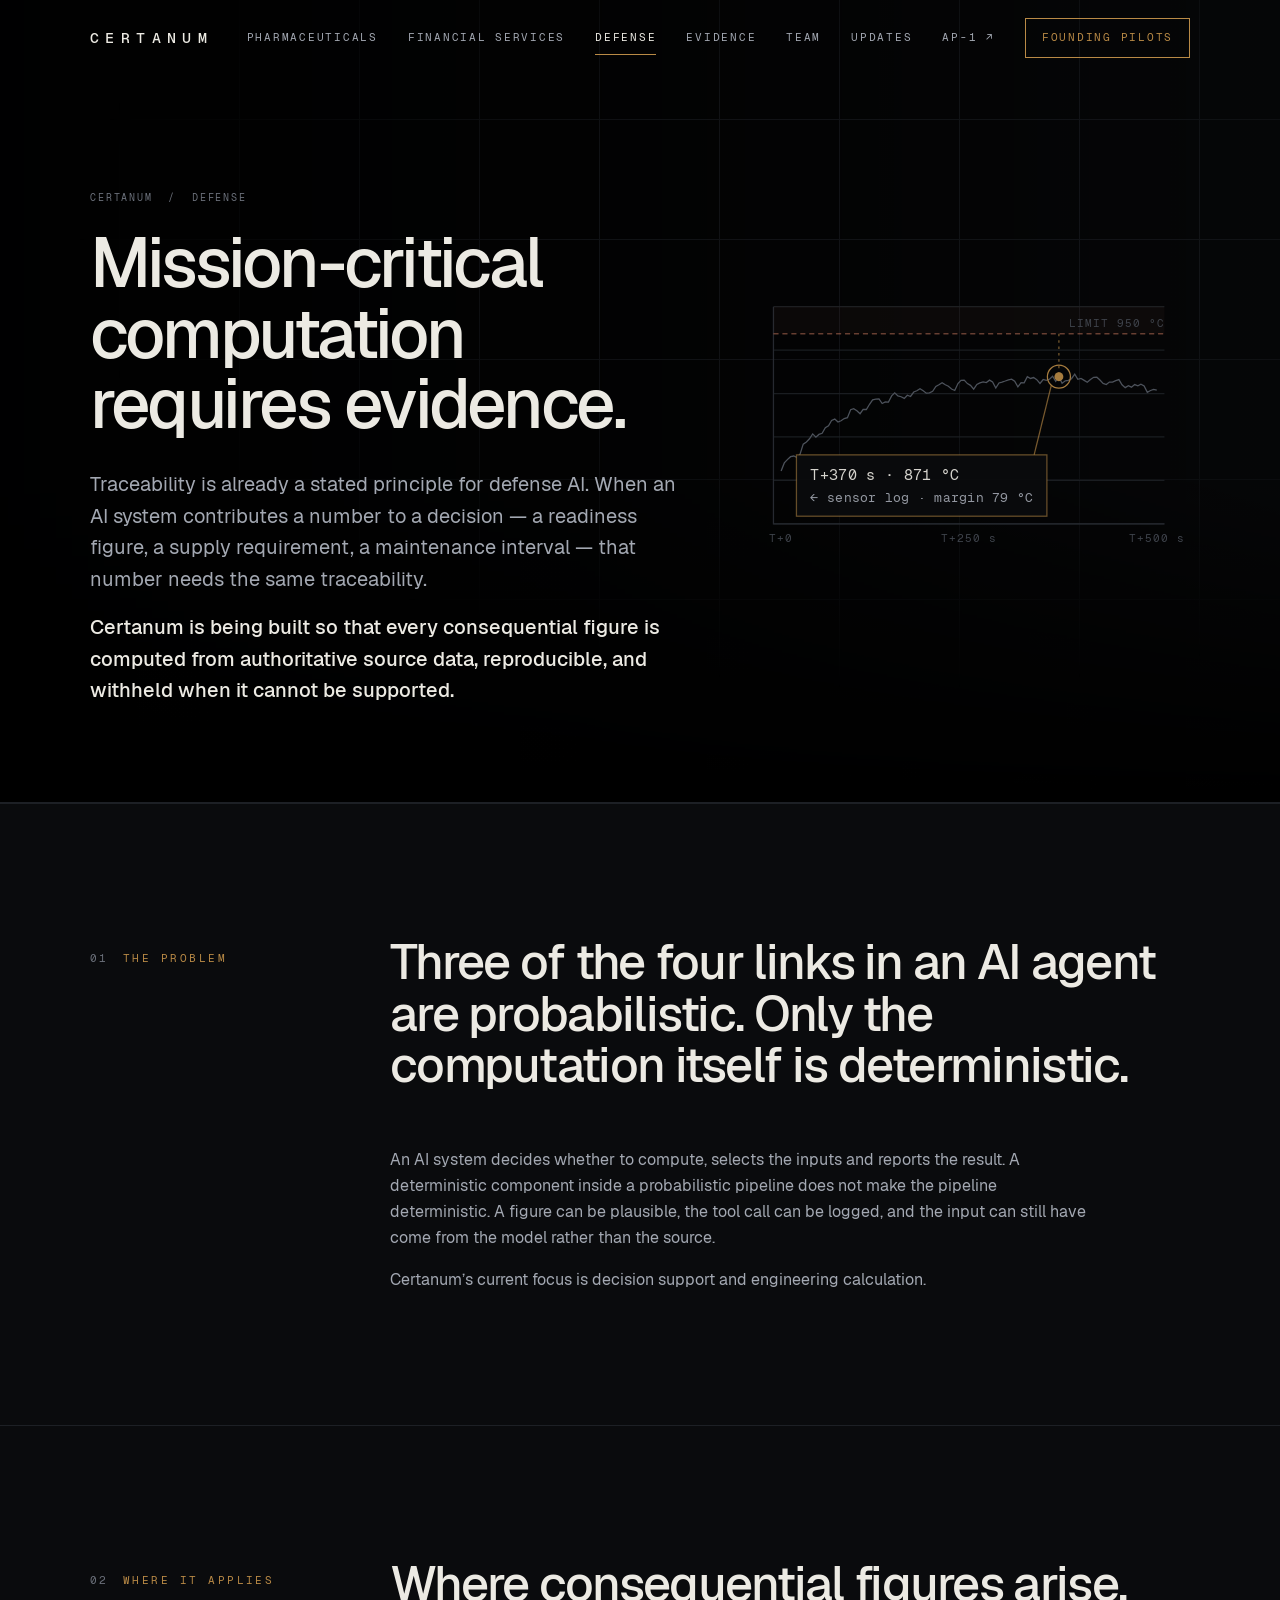
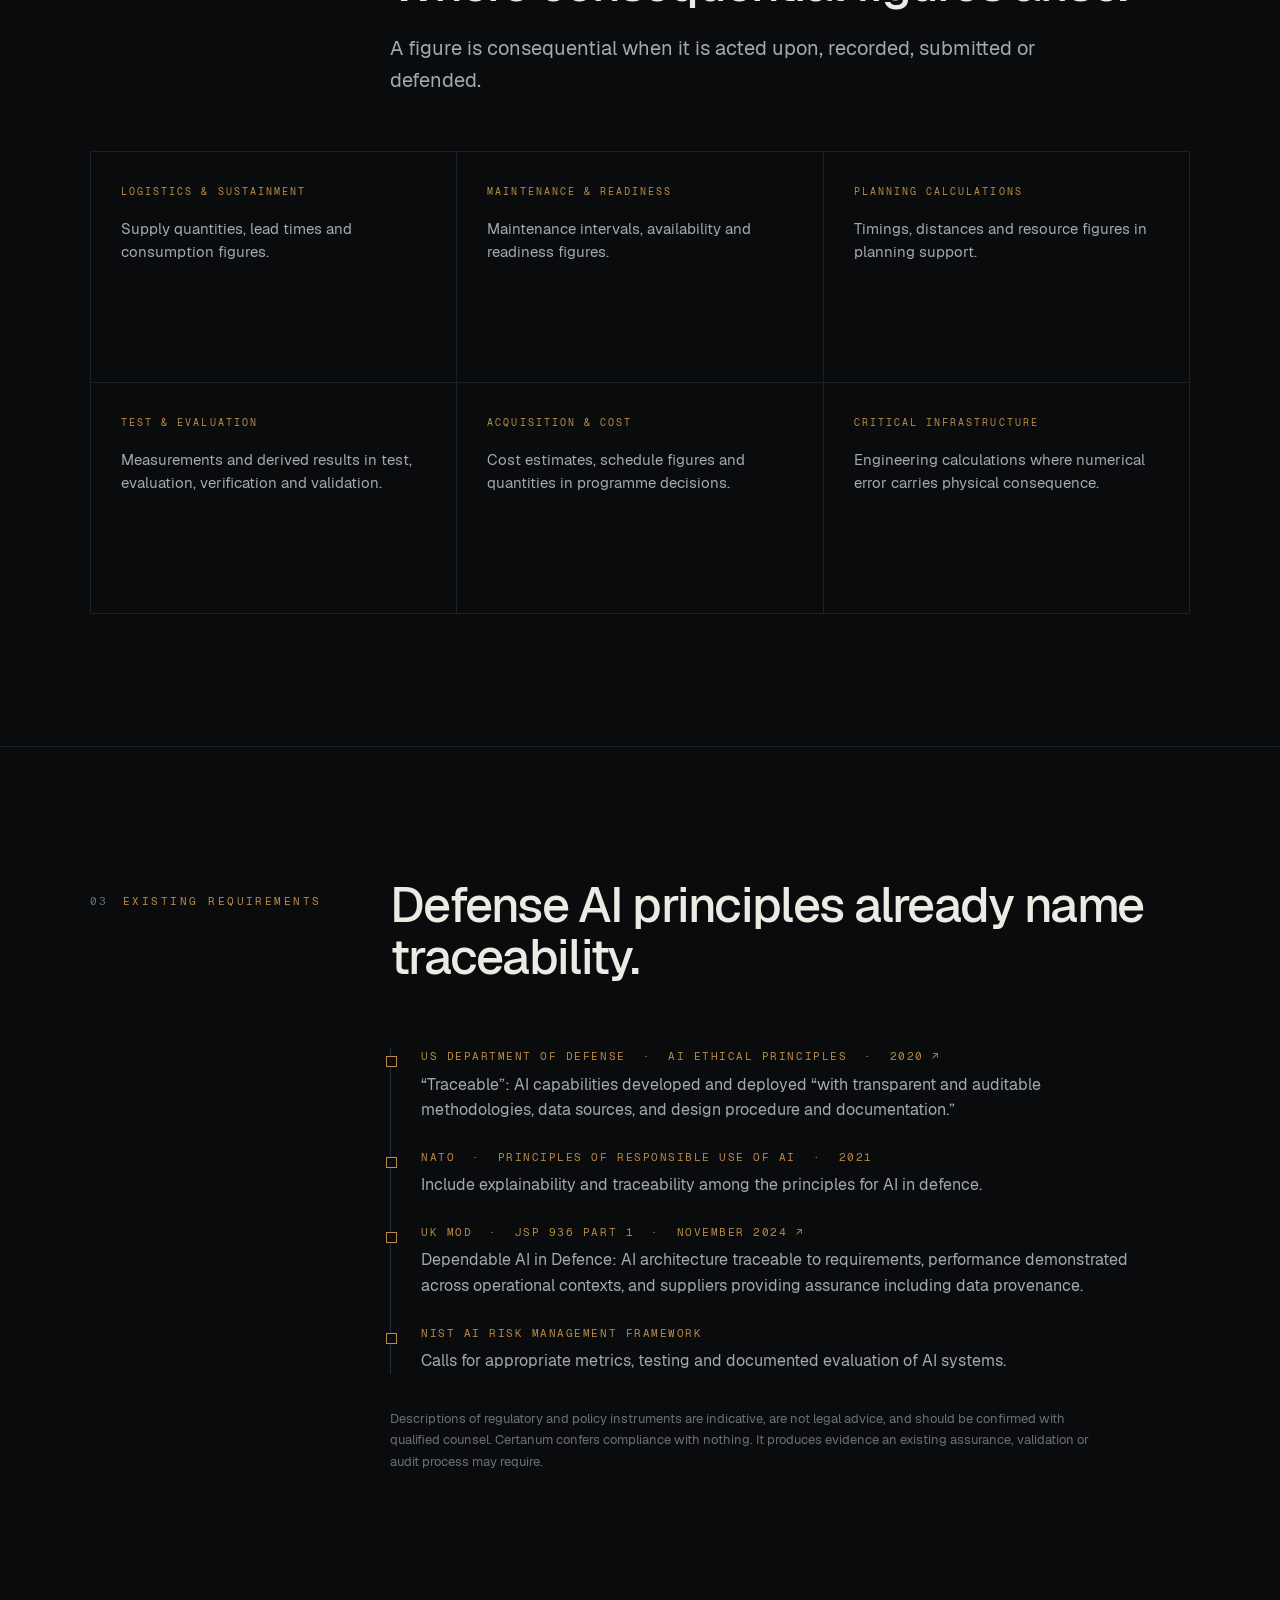
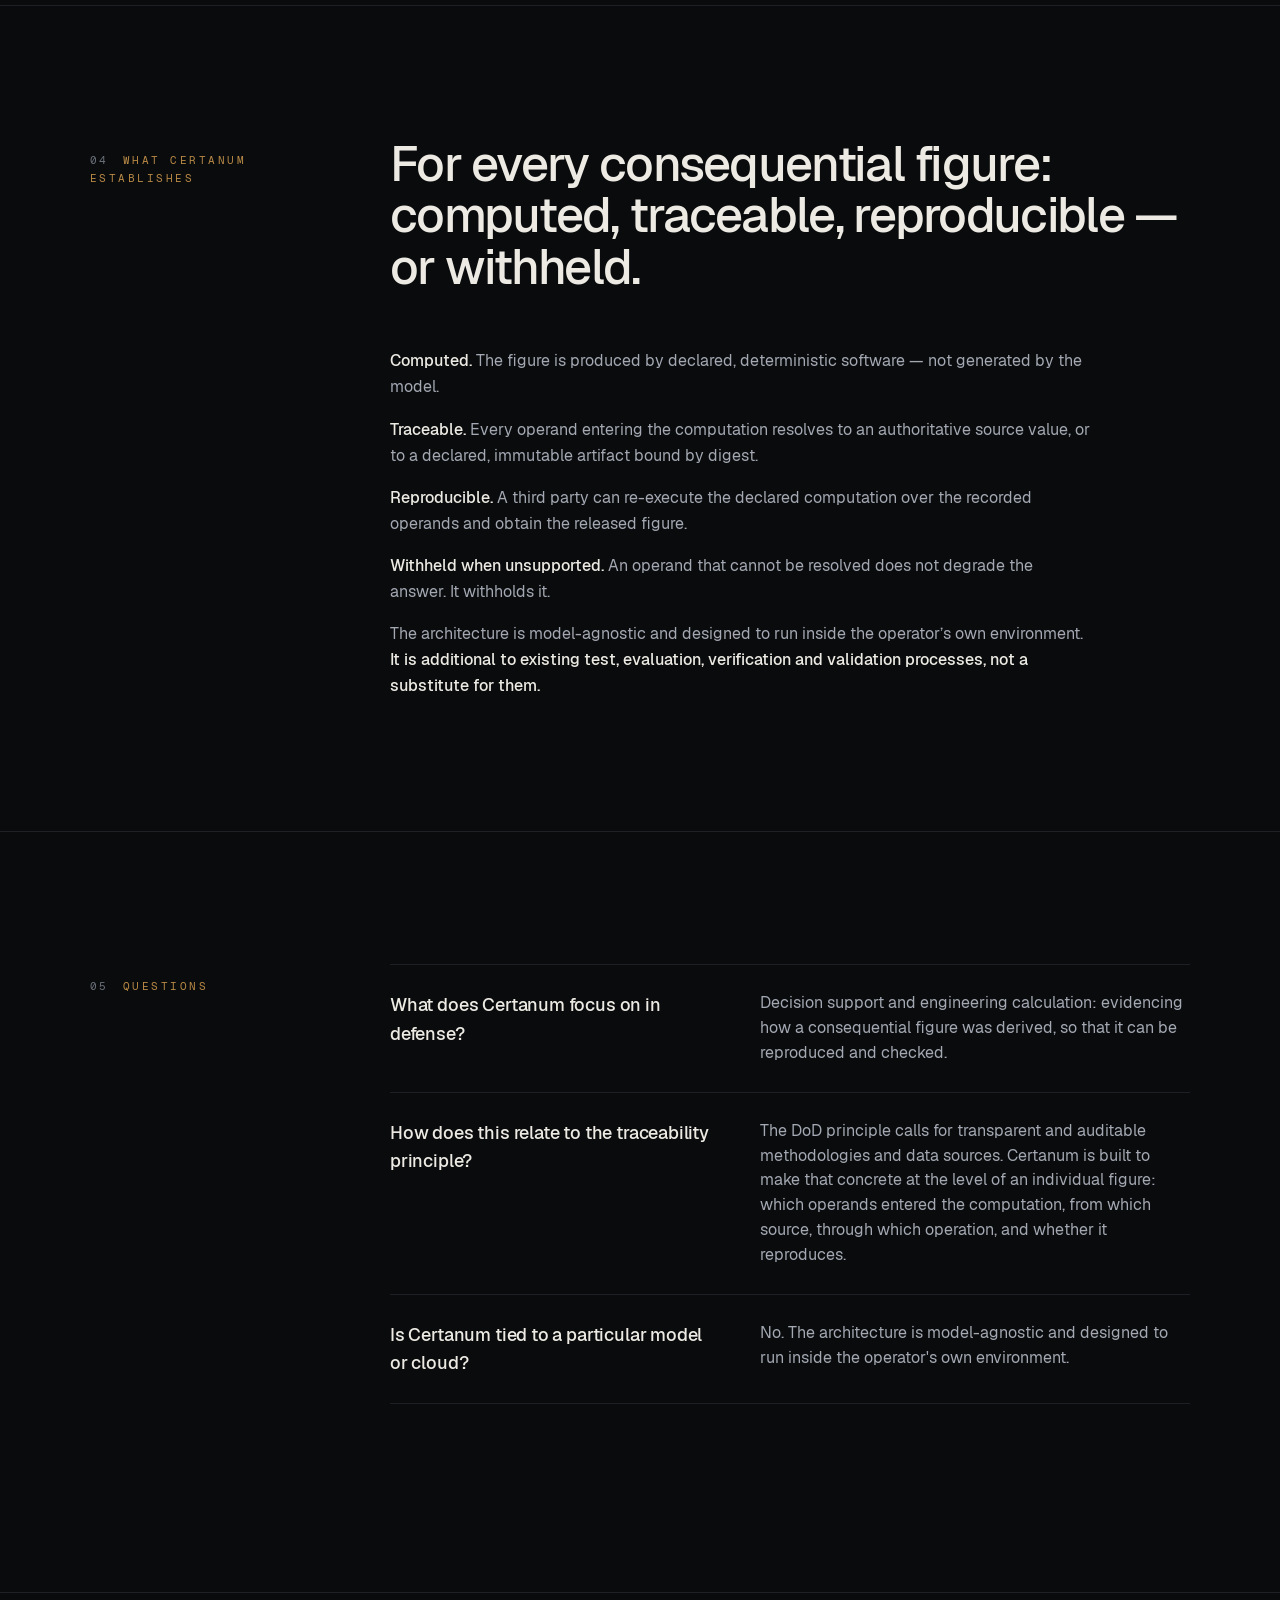
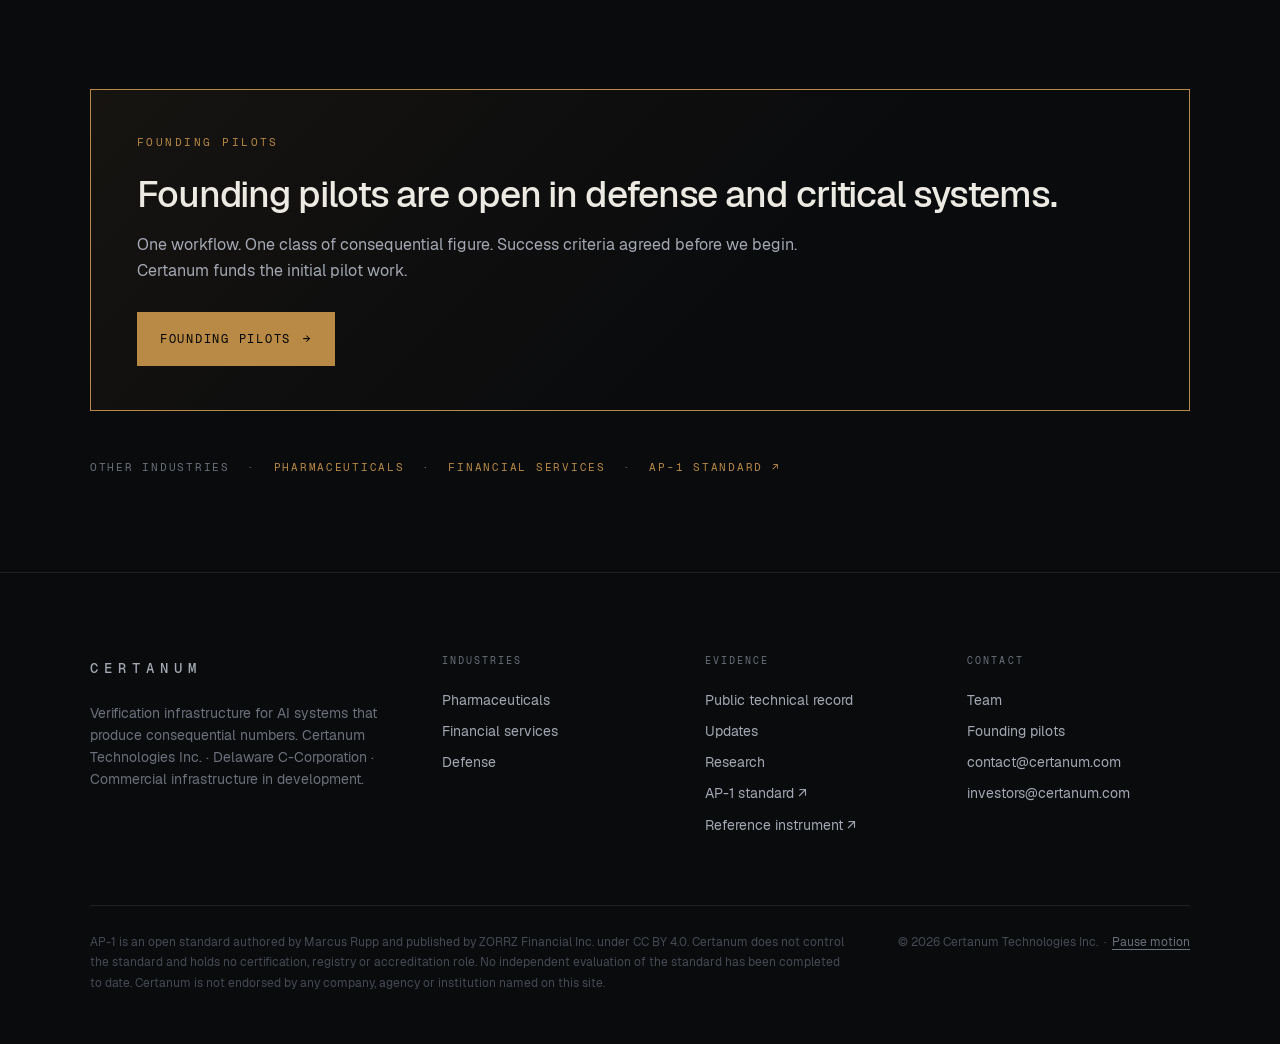
<file: defense/index.html>
<!DOCTYPE html>
<html lang="en" class="no-js">
<head>

<meta charset="UTF-8">
<meta name="viewport" content="width=device-width, initial-scale=1.0">
<title>Defense &amp; critical systems — Numerical evidence for AI | Certanum</title>
<meta name="description" content="Verification infrastructure for AI-produced numbers in defense and critical systems: traceable, reproducible figures for AI-enabled decision support, logistics, maintenance and test and evaluation — or withheld.">
<link rel="canonical" href="https://certanum.com/defense/">
<link rel="describedby" href="/llms.txt">
<meta name="theme-color" content="#0A0B0D">
<meta property="og:title" content="Defense &amp; critical systems — Numerical evidence for AI | Certanum">
<meta property="og:description" content="Verification infrastructure for AI-produced numbers in defense and critical systems: traceable, reproducible figures for AI-enabled decision support, logistics, maintenance and test and evaluation — or withheld.">
<meta property="og:type" content="website">
<meta property="og:url" content="https://certanum.com/defense/">
<meta property="og:image" content="https://certanum.com/agentic_chain.png">
<meta name="twitter:card" content="summary_large_image">
<link rel="preload" href="/assets/fonts/Geist-Regular.woff2" as="font" type="font/woff2" crossorigin>
<link rel="preload" href="/assets/fonts/Geist-Medium.woff2" as="font" type="font/woff2" crossorigin>
<link rel="stylesheet" href="/assets/site.css">
<meta name="keywords" content="defense AI traceability, DoD AI ethical principles traceable, responsible AI defense, JSP 936, dependable AI defence, NATO responsible AI, AI test and evaluation, TEVV, AI assurance defense, AI decision support, numerical admissibility, numerical hallucination, operand provenance">
<script type="application/ld+json">
{
 "@context": "https://schema.org",
 "@graph": [
  {
   "@type": "WebPage",
   "@id": "https://certanum.com/defense/",
   "url": "https://certanum.com/defense/",
   "name": "Defense & critical systems — Numerical evidence for AI | Certanum",
   "description": "Verification infrastructure for AI-produced numbers in defense and critical systems: traceable, reproducible figures for AI-enabled decision support, logistics, maintenance and test and evaluation — or withheld.",
   "isPartOf": {
    "@type": "WebSite",
    "url": "https://certanum.com/",
    "name": "Certanum"
   },
   "publisher": {
    "@type": "Organization",
    "name": "Certanum Technologies Inc.",
    "url": "https://certanum.com/"
   },
   "about": [
    {
     "@type": "Thing",
     "name": "AI in defense and critical systems"
    },
    {
     "@type": "Thing",
     "name": "AI traceability"
    },
    {
     "@type": "Thing",
     "name": "Numerical admissibility"
    }
   ],
   "inLanguage": "en"
  },
  {
   "@type": "BreadcrumbList",
   "itemListElement": [
    {
     "@type": "ListItem",
     "position": 1,
     "name": "Certanum",
     "item": "https://certanum.com/"
    },
    {
     "@type": "ListItem",
     "position": 2,
     "name": "Defense",
     "item": "https://certanum.com/defense/"
    }
   ]
  },
  {
   "@type": "FAQPage",
   "mainEntity": [
    {
     "@type": "Question",
     "name": "What does Certanum focus on in defense?",
     "acceptedAnswer": {
      "@type": "Answer",
      "text": "Decision support and engineering calculation: evidencing how a consequential figure was derived, so that it can be reproduced and checked."
     }
    },
    {
     "@type": "Question",
     "name": "How does this relate to the traceability principle?",
     "acceptedAnswer": {
      "@type": "Answer",
      "text": "The DoD principle calls for transparent and auditable methodologies and data sources. Certanum is built to make that concrete at the level of an individual figure: which operands entered the computation, from which source, through which operation, and whether it reproduces."
     }
    },
    {
     "@type": "Question",
     "name": "Is Certanum tied to a particular model or cloud?",
     "acceptedAnswer": {
      "@type": "Answer",
      "text": "No. The architecture is model-agnostic and designed to run inside the operator's own environment."
     }
    }
   ]
  }
 ]
}
</script>
</head>
<body><header class="hdr">
  <div class="in">
    <a class="logo" href="/" aria-label="Certanum — home">CERTANUM</a>
    <nav class="nav" aria-label="Main">
      <a href="/pharma/">Pharmaceuticals</a>
      <a href="/finance/">Financial services</a>
      <a href="/defense/" aria-current="page">Defense</a>
      <a href="/evidence/">Evidence</a>
      <a href="/#leadership">Team</a>
      <a href="/updates/">Updates</a>
      <a href="https://numericaladmissibility.org">AP-1 &#8599;</a>
      <a class="cta" href="/pilots/">Founding pilots</a>
    </nav>
    <button class="burger" aria-label="Menu" aria-expanded="false"><span></span><span></span><span></span></button>
  </div>
</header>
<main>
<section class="phero">
  <div class="ph"></div>
  <div class="hero-grid"></div>
  <div class="phero-plate" aria-hidden="true"><svg class="plate" viewBox="0 0 360 236" role="img" aria-label="Line drawing of an engine temperature trace against its limit; one sample is traced to the sensor log with its margin."><path class="pl-grid" d="M34 30.0 H340"/><path class="pl-grid" d="M34 64.0 H340"/><path class="pl-grid" d="M34 98.0 H340"/><path class="pl-grid" d="M34 132.0 H340"/><path class="pl-grid" d="M34 166.0 H340"/><path class="pl-grid" d="M34 200.0 H340"/><path class="pl-frame" d="M34 30 V200 H340"/><rect class="pl-band" x="34" y="30" width="306" height="21.2"/><path class="pl-limit" d="M34 51.2 H340"/><text class="pl-ax" x="340" y="46.2" text-anchor="end">LIMIT 950 &#176;C</text><path class="pl-line thin" d="M40.0 158.6 L42.5 152.3 L44.9 149.7 L47.4 147.4 L49.9 146.9 L52.4 148.1 L54.8 145.4 L57.3 137.6 L59.8 135.9 L62.2 133.4 L64.7 129.6 L67.2 132.1 L69.6 130.0 L72.1 129.1 L74.6 124.7 L77.1 123.2 L79.5 119.1 L82.0 118.0 L84.5 120.3 L86.9 119.3 L89.4 117.6 L91.9 116.9 L94.4 110.7 L96.8 109.9 L99.3 111.5 L101.8 113.8 L104.2 110.4 L106.7 110.5 L109.2 106.4 L111.6 102.9 L114.1 102.4 L116.6 102.2 L119.1 105.8 L121.5 104.6 L124.0 104.7 L126.5 99.8 L128.9 97.4 L131.4 99.8 L133.9 100.5 L136.4 101.8 L138.8 99.3 L141.3 100.3 L143.8 96.8 L146.2 95.8 L148.7 94.2 L151.2 95.8 L153.6 97.7 L156.1 97.5 L158.6 96.3 L161.1 92.5 L163.5 91.1 L166.0 89.5 L168.5 91.1 L170.9 92.3 L173.4 94.5 L175.9 95.6 L178.4 90.2 L180.8 87.7 L183.3 87.5 L185.8 90.2 L188.2 91.6 L190.7 94.6 L193.2 90.9 L195.6 89.7 L198.1 88.9 L200.6 89.4 L203.1 87.5 L205.5 89.0 L208.0 93.7 L210.5 89.7 L212.9 89.0 L215.4 88.2 L217.9 87.3 L220.4 86.8 L222.8 88.4 L225.3 92.8 L227.8 89.4 L230.2 89.6 L232.7 84.8 L235.2 86.2 L237.6 85.5 L240.1 87.1 L242.6 90.1 L245.1 87.0 L247.5 87.7 L250.0 86.8 L252.5 84.5 L254.9 88.5 L257.4 84.8 L259.9 89.9 L262.4 88.0 L264.8 87.7 L267.3 86.4 L269.8 82.8 L272.2 86.9 L274.7 86.2 L277.2 87.7 L279.6 89.2 L282.1 87.0 L284.6 85.3 L287.1 85.2 L289.5 87.4 L292.0 90.1 L294.5 91.0 L296.9 89.0 L299.4 89.0 L301.9 87.9 L304.4 87.1 L306.8 91.2 L309.3 93.4 L311.8 91.8 L314.2 93.0 L316.7 91.0 L319.2 92.0 L321.6 90.7 L324.1 92.1 L326.6 97.0 L329.1 95.6 L331.5 94.8 L334.0 95.4"/><text class="pl-ax" x="40.0" y="214" text-anchor="middle">T+0</text><text class="pl-ax" x="187.0" y="214" text-anchor="middle">T+250 s</text><text class="pl-ax" x="334.0" y="214" text-anchor="middle">T+500 s</text><path class="pl-lead dash" d="M257.4 51.2 V84.8"/><circle class="pl-hl-ring" cx="257.4" cy="84.8" r="9"/><circle class="pl-hl" cx="257.4" cy="84.8" r="3.5"/><path class="pl-lead" d="M251.4 91.8 L238.0 146.0"/><rect class="pl-tip" x="52" y="146" width="196" height="48"/><text class="pl-t1" x="63" y="166">T+370 s &#183; 871 &#176;C</text><text class="pl-t2" x="63" y="183">&#8592; sensor log &#183; margin 79 &#176;C</text></svg></div>
  <div class="wrap">
    <div class="crumbs rv"><a href="/">Certanum</a> &nbsp;/&nbsp; Defense</div>
    <h1 class="h1 rv d1">Mission-critical computation requires evidence.</h1>
    <p class="lead rv d2">Traceability is already a stated principle for defense AI. When an AI system contributes a number to a decision — a readiness figure, a supply requirement, a maintenance interval — that number needs the same traceability.</p>
    <p class="lead rv d3" style="margin-top:16px"><strong>Certanum is being built so that every consequential figure is computed from authoritative source data, reproducible, and withheld when it cannot be supported.</strong></p>
  </div>
</section>

<section class="sec">
  <div class="wrap">
    <div class="sec-head"><div class="eyebrow rv"><span class="n">01</span>The problem</div>
      <div><h2 class="h2 rv">Three of the four links in an AI agent are probabilistic. Only the computation itself is deterministic.</h2></div></div>
    <div class="sec-head" style="margin-bottom:0"><div></div><div class="rv">  <p class="body">An AI system decides whether to compute, selects the inputs and reports the result. A deterministic component inside a probabilistic pipeline does not make the pipeline deterministic. A figure can be plausible, the tool call can be logged, and the input can still have come from the model rather than the source.</p>
  <p class="body">Certanum&rsquo;s current focus is decision support and engineering calculation.</p></div></div>
  </div>
</section>

<section class="sec">
  <div class="wrap">
    <div class="sec-head"><div class="eyebrow rv"><span class="n">02</span>Where it applies</div>
      <div><h2 class="h2 rv">Where consequential figures arise.</h2><p class="lead rv d1" style="margin-top:22px">A figure is consequential when it is acted upon, recorded, submitted or defended.</p></div></div>
    <div class="cards">
      <div class="card rv"><div class="k">Logistics &amp; sustainment</div><div class="d">Supply quantities, lead times and consumption figures.</div></div>
      <div class="card rv d1"><div class="k">Maintenance &amp; readiness</div><div class="d">Maintenance intervals, availability and readiness figures.</div></div>
      <div class="card rv d2"><div class="k">Planning calculations</div><div class="d">Timings, distances and resource figures in planning support.</div></div>
      <div class="card rv"><div class="k">Test &amp; evaluation</div><div class="d">Measurements and derived results in test, evaluation, verification and validation.</div></div>
      <div class="card rv d1"><div class="k">Acquisition &amp; cost</div><div class="d">Cost estimates, schedule figures and quantities in programme decisions.</div></div>
      <div class="card rv d2"><div class="k">Critical infrastructure</div><div class="d">Engineering calculations where numerical error carries physical consequence.</div></div>
    </div>
  </div>
</section>

<section class="sec">
  <div class="wrap">
    <div class="sec-head"><div class="eyebrow rv"><span class="n">03</span>Existing requirements</div>
      <div><h2 class="h2 rv">Defense AI principles already name traceability.</h2></div></div>
    <div class="sec-head" style="margin-bottom:0"><div></div><div>
      <div class="record rv">
        <div class="item"><div class="d"><a href="https://www.army.mil/article/233690/dod_adopts_5_principles_of_artificial_intelligence_ethics">US Department of Defense &nbsp;·&nbsp; AI Ethical Principles &nbsp;·&nbsp; 2020 &#8599;</a></div><div class="t">&ldquo;Traceable&rdquo;: AI capabilities developed and deployed &ldquo;with transparent and auditable methodologies, data sources, and design procedure and documentation.&rdquo;</div></div>
        <div class="item"><div class="d">NATO &nbsp;·&nbsp; Principles of Responsible Use of AI &nbsp;·&nbsp; 2021</div><div class="t">Include explainability and traceability among the principles for AI in defence.</div></div>
        <div class="item"><div class="d"><a href="https://assets.publishing.service.gov.uk/media/6735fc89f6920bfb5abc7b62/JSP936_Part1.pdf">UK MOD &nbsp;·&nbsp; JSP 936 Part 1 &nbsp;·&nbsp; November 2024 &#8599;</a></div><div class="t">Dependable AI in Defence: AI architecture traceable to requirements, performance demonstrated across operational contexts, and suppliers providing assurance including data provenance.</div></div>
        <div class="item"><div class="d">NIST AI Risk Management Framework</div><div class="t">Calls for appropriate metrics, testing and documented evaluation of AI systems.</div></div>
      </div>
      <p class="note">Descriptions of regulatory and policy instruments are indicative, are not legal advice, and should be confirmed with qualified counsel. Certanum confers compliance with nothing. It produces evidence an existing assurance, validation or audit process may require.</p>
    </div></div>
  </div>
</section>

<section class="sec">
  <div class="wrap">
    <div class="sec-head"><div class="eyebrow rv"><span class="n">04</span>What Certanum establishes</div>
      <div><h2 class="h2 rv">For every consequential figure: computed, traceable, reproducible &mdash; or withheld.</h2></div></div>
    <div class="sec-head" style="margin-bottom:0"><div></div><div class="rv">  <p class="body"><strong>Computed.</strong> The figure is produced by declared, deterministic software — not generated by the model.</p>
  <p class="body"><strong>Traceable.</strong> Every operand entering the computation resolves to an authoritative source value, or to a declared, immutable artifact bound by digest.</p>
  <p class="body"><strong>Reproducible.</strong> A third party can re-execute the declared computation over the recorded operands and obtain the released figure.</p>
  <p class="body"><strong>Withheld when unsupported.</strong> An operand that cannot be resolved does not degrade the answer. It withholds it.</p>
  <p class="body">The architecture is model-agnostic and designed to run inside the operator&rsquo;s own environment. <strong>It is additional to existing test, evaluation, verification and validation processes, not a substitute for them.</strong></p></div></div>
  </div>
</section>

<section class="sec">
  <div class="wrap">
    <div class="sec-head"><div class="eyebrow rv"><span class="n">05</span>Questions</div><div class="faq">
      <div class="qa rv"><div class="qq">What does Certanum focus on in defense?</div><div class="aa">Decision support and engineering calculation: evidencing how a consequential figure was derived, so that it can be reproduced and checked.</div></div>
      <div class="qa rv"><div class="qq">How does this relate to the traceability principle?</div><div class="aa">The DoD principle calls for transparent and auditable methodologies and data sources. Certanum is built to make that concrete at the level of an individual figure: which operands entered the computation, from which source, through which operation, and whether it reproduces.</div></div>
      <div class="qa rv"><div class="qq">Is Certanum tied to a particular model or cloud?</div><div class="aa">No. The architecture is model-agnostic and designed to run inside the operator&#x27;s own environment.</div></div>
    </div></div>
  </div>
</section>

<section class="sec tight">
  <div class="wrap">  
  <div class="call rv">
    <div class="eyebrow" style="margin-bottom:22px">Founding pilots</div>
    <div class="h">Founding pilots are open in defense and critical systems.</div>
    <p>One workflow. One class of consequential figure. Success criteria agreed before we begin. Certanum funds the initial pilot work.</p>
    <div class="cta"><a class="btn primary" href="/pilots/">Founding pilots <span class="arr">&rarr;</span></a></div>
  </div>
    <div class="xl">Other industries &nbsp;·&nbsp; <a href="/pharma/">Pharmaceuticals</a> &nbsp;·&nbsp; <a href="/finance/">Financial services</a> &nbsp;·&nbsp; <a href="https://numericaladmissibility.org">AP-1 standard &#8599;</a></div>
  </div>
</section>
</main>
<footer class="ftr">
  <div class="wrap">
    <div class="fgrid">
      <div>
        <a class="logo" href="/">CERTANUM</a>
        <p>Verification infrastructure for AI systems that produce consequential numbers. Certanum Technologies Inc. &middot; Delaware C-Corporation &middot; Commercial infrastructure in development.</p>
      </div>
      <div>
        <h4>Industries</h4>
        <a href="/pharma/">Pharmaceuticals</a>
        <a href="/finance/">Financial services</a>
        <a href="/defense/">Defense</a>
      </div>
      <div>
        <h4>Evidence</h4>
        <a href="/evidence/">Public technical record</a>
        <a href="/updates/">Updates</a>
        <a href="/research/">Research</a>
        <a href="https://numericaladmissibility.org">AP-1 standard &#8599;</a>
        <a href="https://github.com/zorrzai/ap1-run">Reference instrument &#8599;</a>
      </div>
      <div>
        <h4>Contact</h4>
        <a href="/#leadership">Team</a>
        <a href="/pilots/">Founding pilots</a>
        <a href="mailto:contact@certanum.com">contact@certanum.com</a>
        <a href="mailto:investors@certanum.com">investors@certanum.com</a>
      </div>
    </div>
    <div class="fbot">
      <p>AP-1 is an open standard authored by Marcus Rupp and published by ZORRZ Financial Inc. under CC BY 4.0. Certanum does not control the standard and holds no certification, registry or accreditation role. No independent evaluation of the standard has been completed to date. Certanum is not endorsed by any company, agency or institution named on this site.</p>
      <p>&copy; 2026 Certanum Technologies Inc. &nbsp;&middot;&nbsp; <button type="button" class="motion-tog" data-motion aria-pressed="false">Pause motion</button></p>
    </div>
  </div>
</footer>
<script src="/assets/site.js" defer></script>
</body>
</html>
</file>
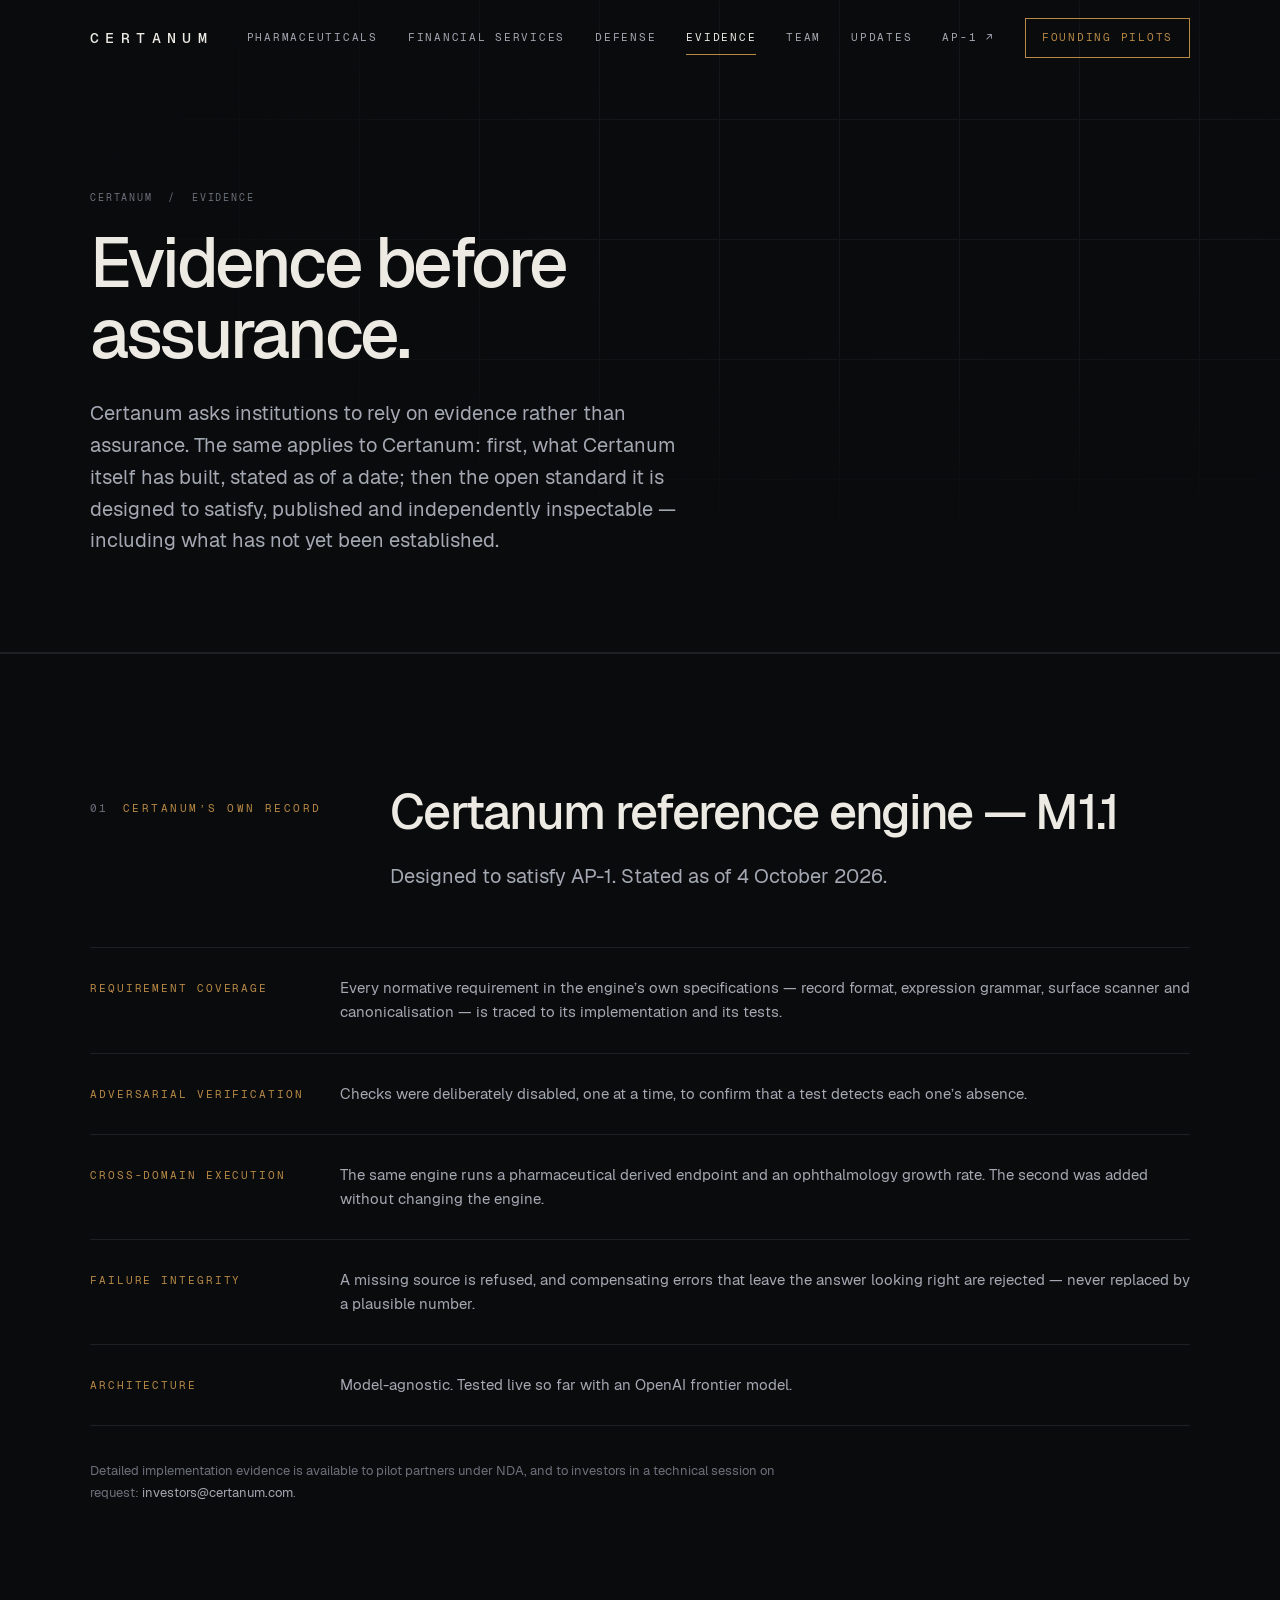
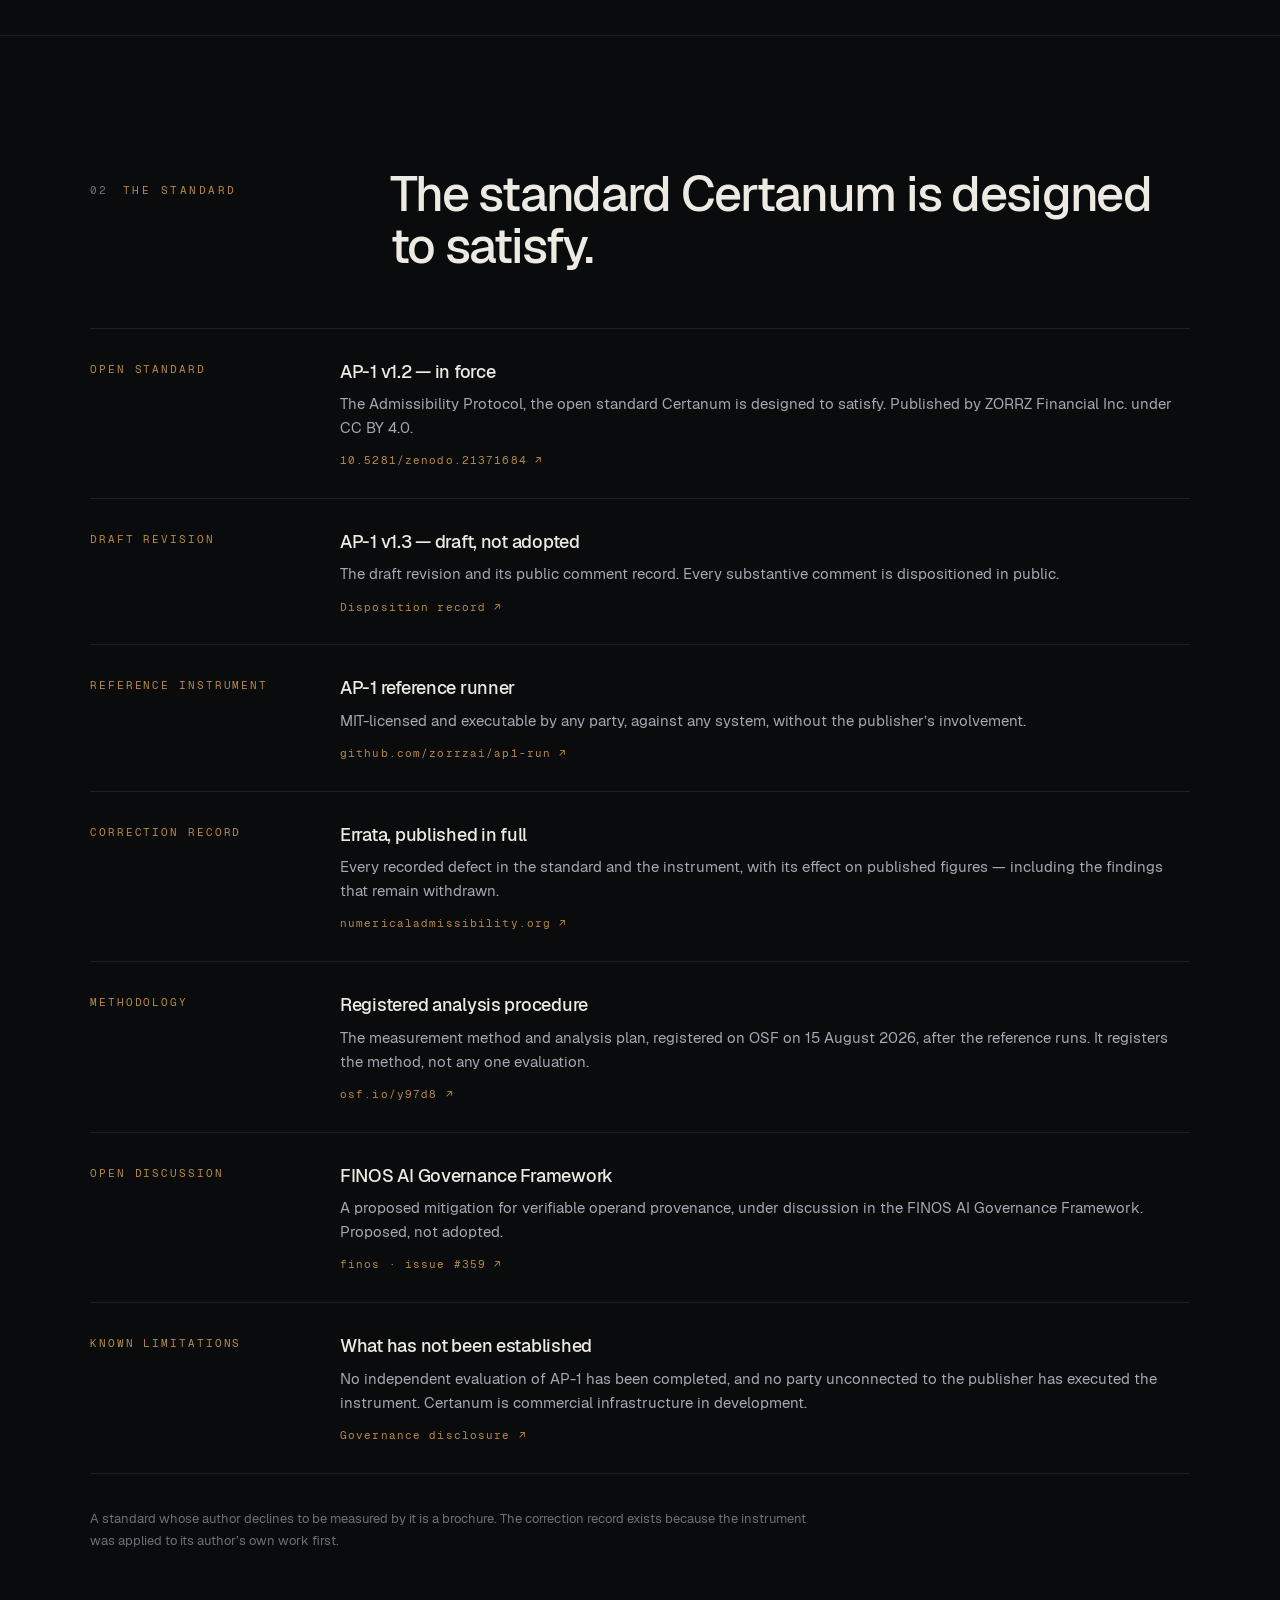
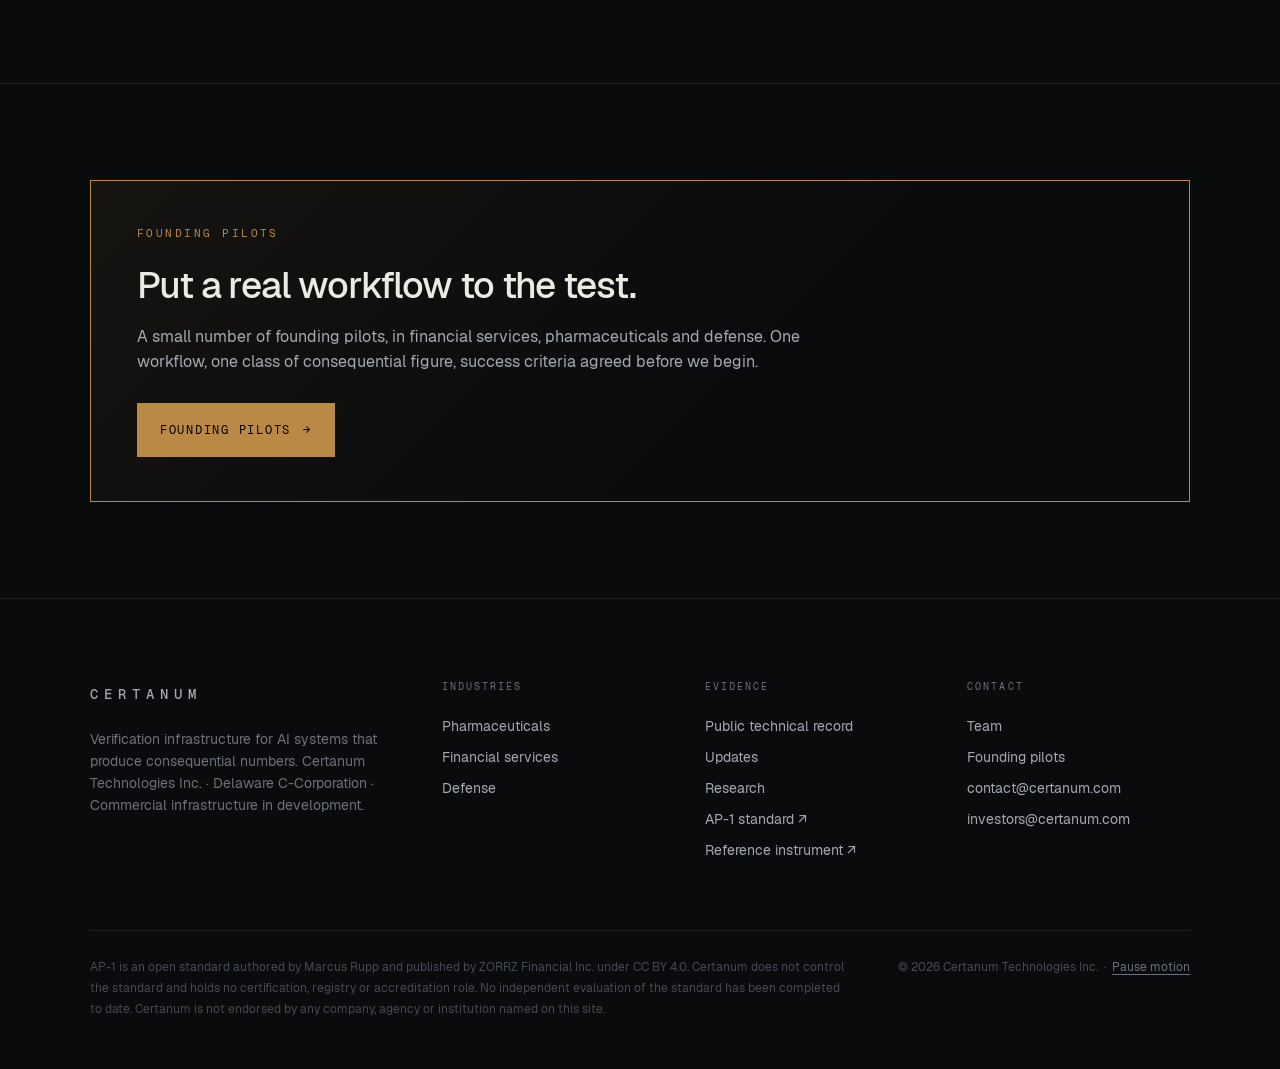
<file: evidence/index.html>
<!DOCTYPE html>
<html lang="en" class="no-js">
<head>

<meta charset="UTF-8">
<meta name="viewport" content="width=device-width, initial-scale=1.0">
<title>Evidence — the public technical record | Certanum</title>
<meta name="description" content="The record behind Certanum: what Certanum has built, the reference engine M1.1, and the open AP-1 standard it is designed to satisfy, with its reference instrument, correction record, registered methodology and known limitations.">
<link rel="canonical" href="https://certanum.com/evidence/">
<link rel="describedby" href="/llms.txt">
<meta name="theme-color" content="#0A0B0D">
<meta property="og:title" content="Evidence — the public technical record | Certanum">
<meta property="og:description" content="The record behind Certanum: what Certanum has built, the reference engine M1.1, and the open AP-1 standard it is designed to satisfy, with its reference instrument, correction record, registered methodology and known limitations.">
<meta property="og:type" content="website">
<meta property="og:url" content="https://certanum.com/evidence/">
<meta property="og:image" content="https://certanum.com/agentic_chain.png">
<meta name="twitter:card" content="summary_large_image">
<link rel="preload" href="/assets/fonts/Geist-Regular.woff2" as="font" type="font/woff2" crossorigin>
<link rel="preload" href="/assets/fonts/Geist-Medium.woff2" as="font" type="font/woff2" crossorigin>
<link rel="stylesheet" href="/assets/site.css">

</head>
<body><header class="hdr">
  <div class="in">
    <a class="logo" href="/" aria-label="Certanum — home">CERTANUM</a>
    <nav class="nav" aria-label="Main">
      <a href="/pharma/">Pharmaceuticals</a>
      <a href="/finance/">Financial services</a>
      <a href="/defense/">Defense</a>
      <a href="/evidence/" aria-current="page">Evidence</a>
      <a href="/#leadership">Team</a>
      <a href="/updates/">Updates</a>
      <a href="https://numericaladmissibility.org">AP-1 &#8599;</a>
      <a class="cta" href="/pilots/">Founding pilots</a>
    </nav>
    <button class="burger" aria-label="Menu" aria-expanded="false"><span></span><span></span><span></span></button>
  </div>
</header>
<main>
<section class="phero">
  <div class="hero-grid"></div>
  <div class="wrap">
    <div class="crumbs rv"><a href="/">Certanum</a> &nbsp;/&nbsp; Evidence</div>
    <h1 class="h1 rv d1">Evidence before assurance.</h1>
    <p class="lead rv d2">Certanum asks institutions to rely on evidence rather than assurance. The same applies to Certanum: first, what Certanum itself has built, stated as of a date; then the open standard it is designed to satisfy, published and independently inspectable &mdash; including what has not yet been established.</p>
  </div>
</section>
<section class="sec" id="certanum">
  <div class="wrap">
    <div class="sec-head"><div class="eyebrow rv"><span class="n">01</span>Certanum&rsquo;s own record</div>
      <div><h2 class="h2 rv">Certanum reference engine &mdash; M1.1</h2>
      <p class="lead rv d1" style="margin-top:22px">Designed to satisfy AP-1. Stated as of 4 October 2026.</p></div></div>
    <div class="elist">
      <div class="eitem rv"><div class="k">Requirement coverage</div><div><div class="d">Every normative requirement in the engine&rsquo;s own specifications &mdash; record format, expression grammar, surface scanner and canonicalisation &mdash; is traced to its implementation and its tests.</div></div></div>
      <div class="eitem rv"><div class="k">Adversarial verification</div><div><div class="d">Checks were deliberately disabled, one at a time, to confirm that a test detects each one&rsquo;s absence.</div></div></div>
      <div class="eitem rv"><div class="k">Cross-domain execution</div><div><div class="d">The same engine runs a pharmaceutical derived endpoint and an ophthalmology growth rate. The second was added without changing the engine.</div></div></div>
      <div class="eitem rv"><div class="k">Failure integrity</div><div><div class="d">A missing source is refused, and compensating errors that leave the answer looking right are rejected &mdash; never replaced by a plausible number.</div></div></div>
      <div class="eitem rv"><div class="k">Architecture</div><div><div class="d">Model-agnostic. Tested live so far with an OpenAI frontier model.</div></div></div>
    </div>
    <p class="note">Detailed implementation evidence is available to pilot partners under NDA, and to investors in a technical session on request: <a href="mailto:investors@certanum.com">investors@certanum.com</a>.</p>
  </div>
</section>
<section class="sec" id="standard">
  <div class="wrap">
    <div class="sec-head"><div class="eyebrow rv"><span class="n">02</span>The standard</div>
      <div><h2 class="h2 rv">The standard Certanum is designed to satisfy.</h2></div></div>
    <div class="elist">
      <div class="eitem rv"><div class="k">Open standard</div><div><div class="t">AP-1 v1.2 — in force</div><div class="d">The Admissibility Protocol, the open standard Certanum is designed to satisfy. Published by ZORRZ Financial Inc. under CC BY 4.0.</div><div class="l"><a href="https://doi.org/10.5281/zenodo.21371684">10.5281/zenodo.21371684 &#8599;</a></div></div></div>
      <div class="eitem rv"><div class="k">Draft revision</div><div><div class="t">AP-1 v1.3 — draft, not adopted</div><div class="d">The draft revision and its public comment record. Every substantive comment is dispositioned in public.</div><div class="l"><a href="https://github.com/zorrzai/admissibility-protocol/blob/main/DISPOSITION_RECORD_v1.3.md">Disposition record &#8599;</a></div></div></div>
      <div class="eitem rv"><div class="k">Reference instrument</div><div><div class="t">AP-1 reference runner</div><div class="d">MIT-licensed and executable by any party, against any system, without the publisher’s involvement.</div><div class="l"><a href="https://github.com/zorrzai/ap1-run">github.com/zorrzai/ap1-run &#8599;</a></div></div></div>
      <div class="eitem rv"><div class="k">Correction record</div><div><div class="t">Errata, published in full</div><div class="d">Every recorded defect in the standard and the instrument, with its effect on published figures — including the findings that remain withdrawn.</div><div class="l"><a href="https://numericaladmissibility.org/#corrections">numericaladmissibility.org &#8599;</a></div></div></div>
      <div class="eitem rv"><div class="k">Methodology</div><div><div class="t">Registered analysis procedure</div><div class="d">The measurement method and analysis plan, registered on OSF on 15 August 2026, after the reference runs. It registers the method, not any one evaluation.</div><div class="l"><a href="https://osf.io/y97d8">osf.io/y97d8 &#8599;</a></div></div></div>
      <div class="eitem rv"><div class="k">Open discussion</div><div><div class="t">FINOS AI Governance Framework</div><div class="d">A proposed mitigation for verifiable operand provenance, under discussion in the FINOS AI Governance Framework. Proposed, not adopted.</div><div class="l"><a href="https://github.com/finos/ai-governance-framework/issues/359">finos · issue #359 &#8599;</a></div></div></div>
      <div class="eitem rv"><div class="k">Known limitations</div><div><div class="t">What has not been established</div><div class="d">No independent evaluation of AP-1 has been completed, and no party unconnected to the publisher has executed the instrument. Certanum is commercial infrastructure in development.</div><div class="l"><a href="https://numericaladmissibility.org/#governance">Governance disclosure &#8599;</a></div></div></div>
    </div>
    <p class="note">A standard whose author declines to be measured by it is a brochure. The correction record exists because the instrument was applied to its author&rsquo;s own work first.</p>
  </div>
</section>
<section class="sec tight">
  <div class="wrap">
    <div class="call rv">
      <div class="eyebrow" style="margin-bottom:22px">Founding pilots</div>
      <div class="h">Put a real workflow to the test.</div>
      <p>A small number of founding pilots, in financial services, pharmaceuticals and defense. One workflow, one class of consequential figure, success criteria agreed before we begin.</p>
      <div class="cta"><a class="btn primary" href="/pilots/">Founding pilots <span class="arr">&rarr;</span></a></div>
    </div>
  </div>
</section>
</main>
<footer class="ftr">
  <div class="wrap">
    <div class="fgrid">
      <div>
        <a class="logo" href="/">CERTANUM</a>
        <p>Verification infrastructure for AI systems that produce consequential numbers. Certanum Technologies Inc. &middot; Delaware C-Corporation &middot; Commercial infrastructure in development.</p>
      </div>
      <div>
        <h4>Industries</h4>
        <a href="/pharma/">Pharmaceuticals</a>
        <a href="/finance/">Financial services</a>
        <a href="/defense/">Defense</a>
      </div>
      <div>
        <h4>Evidence</h4>
        <a href="/evidence/">Public technical record</a>
        <a href="/updates/">Updates</a>
        <a href="/research/">Research</a>
        <a href="https://numericaladmissibility.org">AP-1 standard &#8599;</a>
        <a href="https://github.com/zorrzai/ap1-run">Reference instrument &#8599;</a>
      </div>
      <div>
        <h4>Contact</h4>
        <a href="/#leadership">Team</a>
        <a href="/pilots/">Founding pilots</a>
        <a href="mailto:contact@certanum.com">contact@certanum.com</a>
        <a href="mailto:investors@certanum.com">investors@certanum.com</a>
      </div>
    </div>
    <div class="fbot">
      <p>AP-1 is an open standard authored by Marcus Rupp and published by ZORRZ Financial Inc. under CC BY 4.0. Certanum does not control the standard and holds no certification, registry or accreditation role. No independent evaluation of the standard has been completed to date. Certanum is not endorsed by any company, agency or institution named on this site.</p>
      <p>&copy; 2026 Certanum Technologies Inc. &nbsp;&middot;&nbsp; <button type="button" class="motion-tog" data-motion aria-pressed="false">Pause motion</button></p>
    </div>
  </div>
</footer>
<script src="/assets/site.js" defer></script>
</body>
</html>
</file>
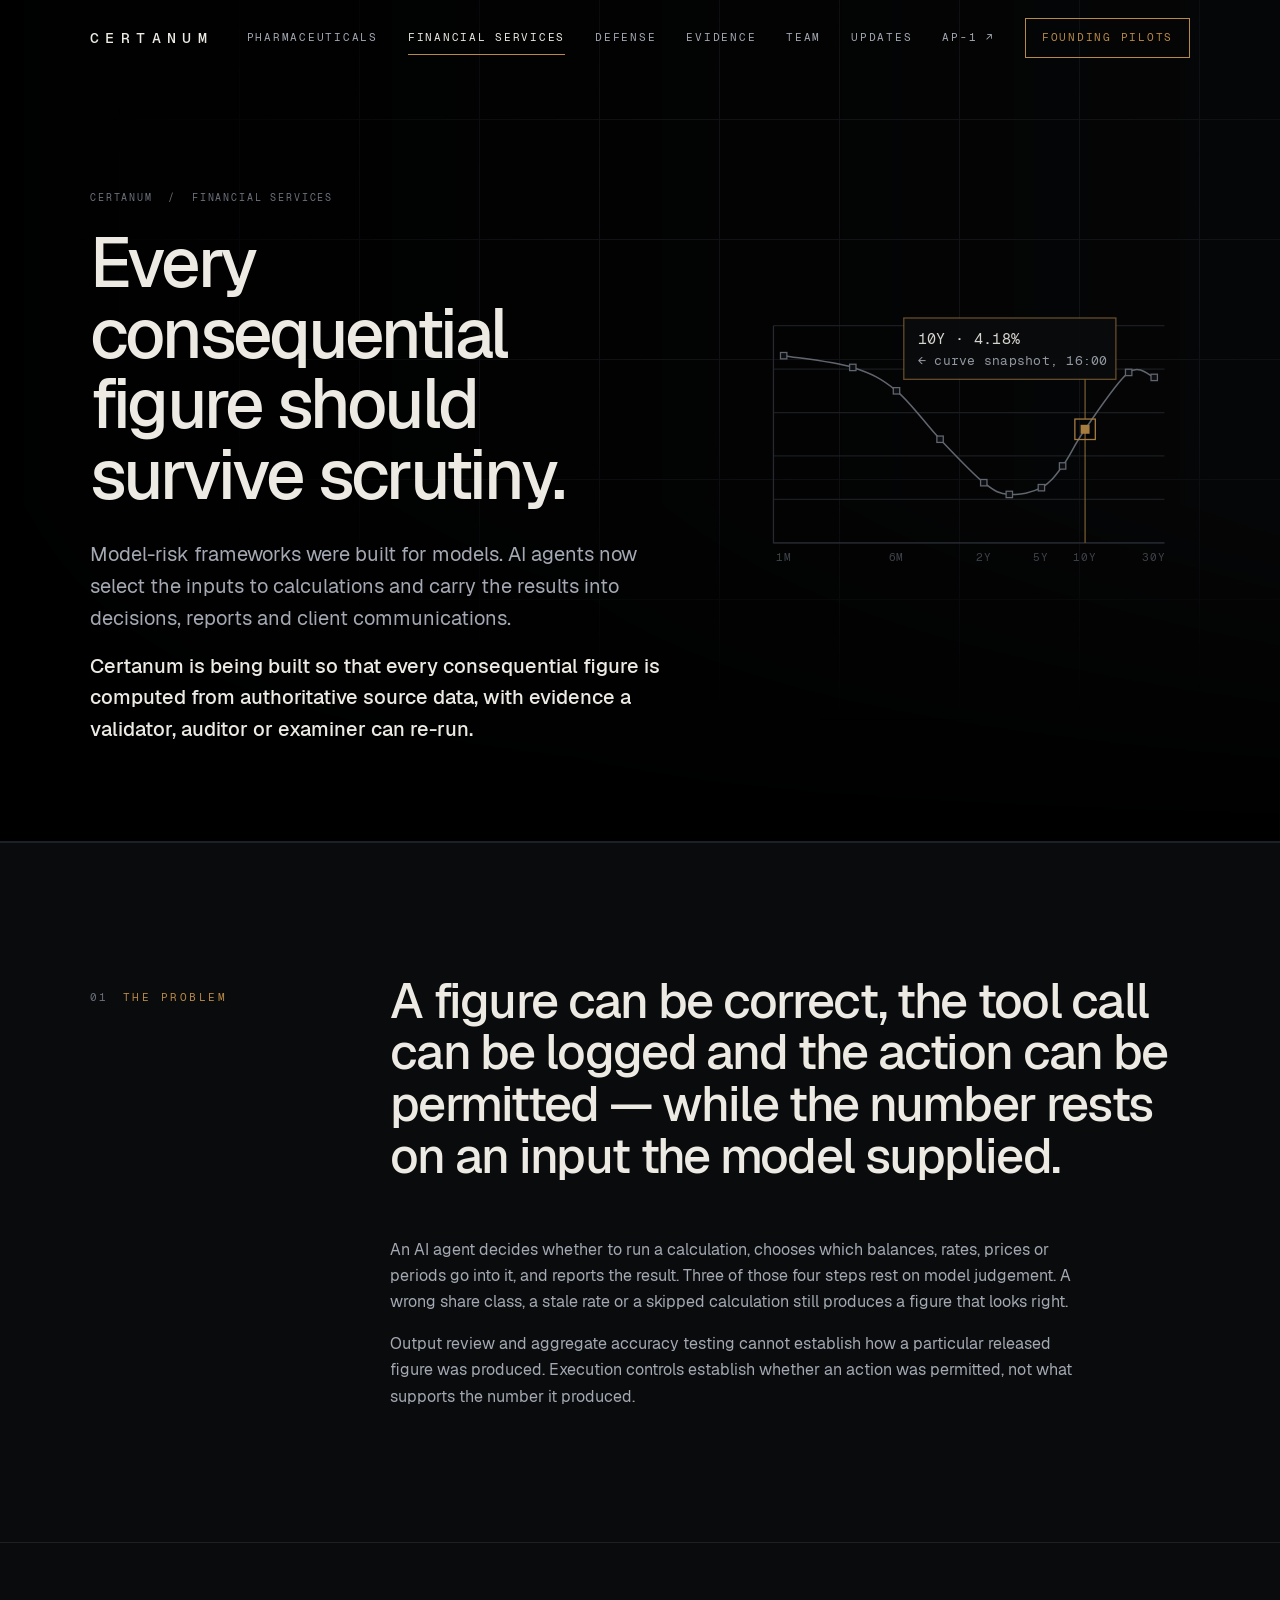
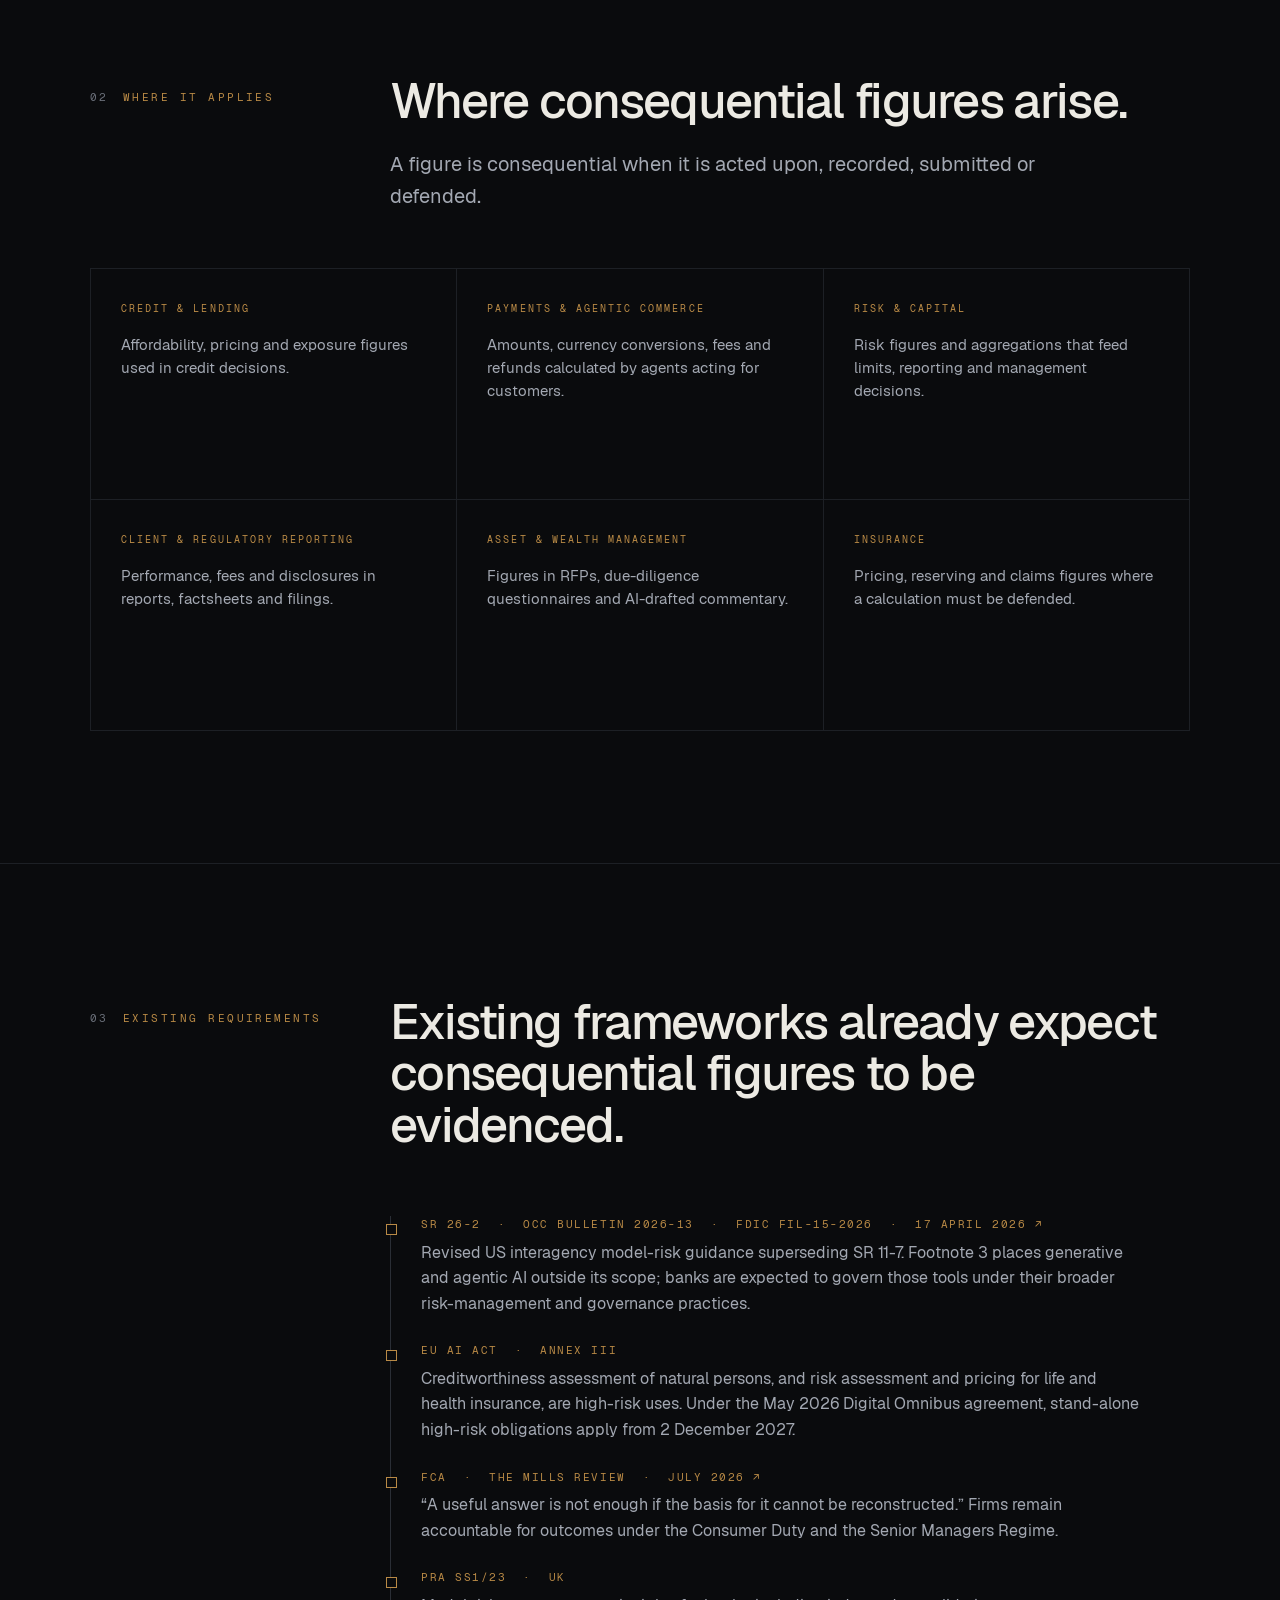
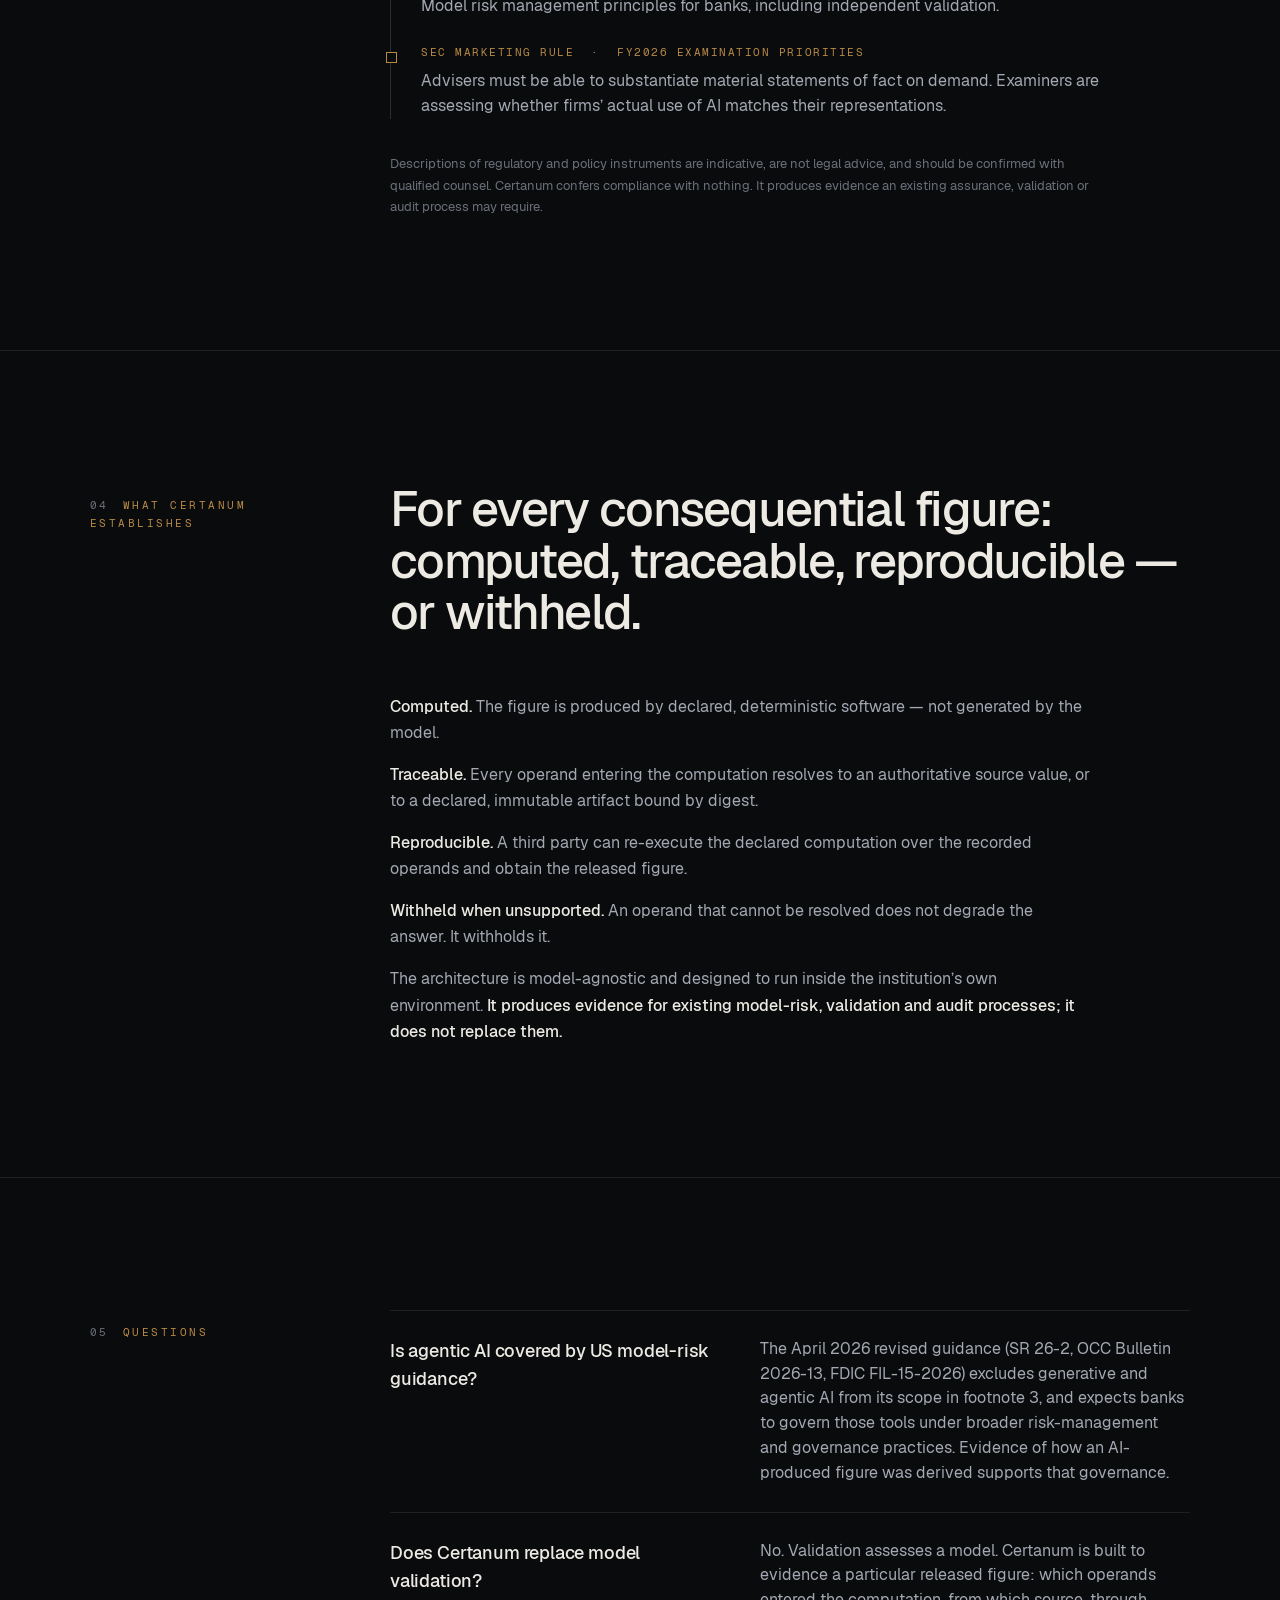
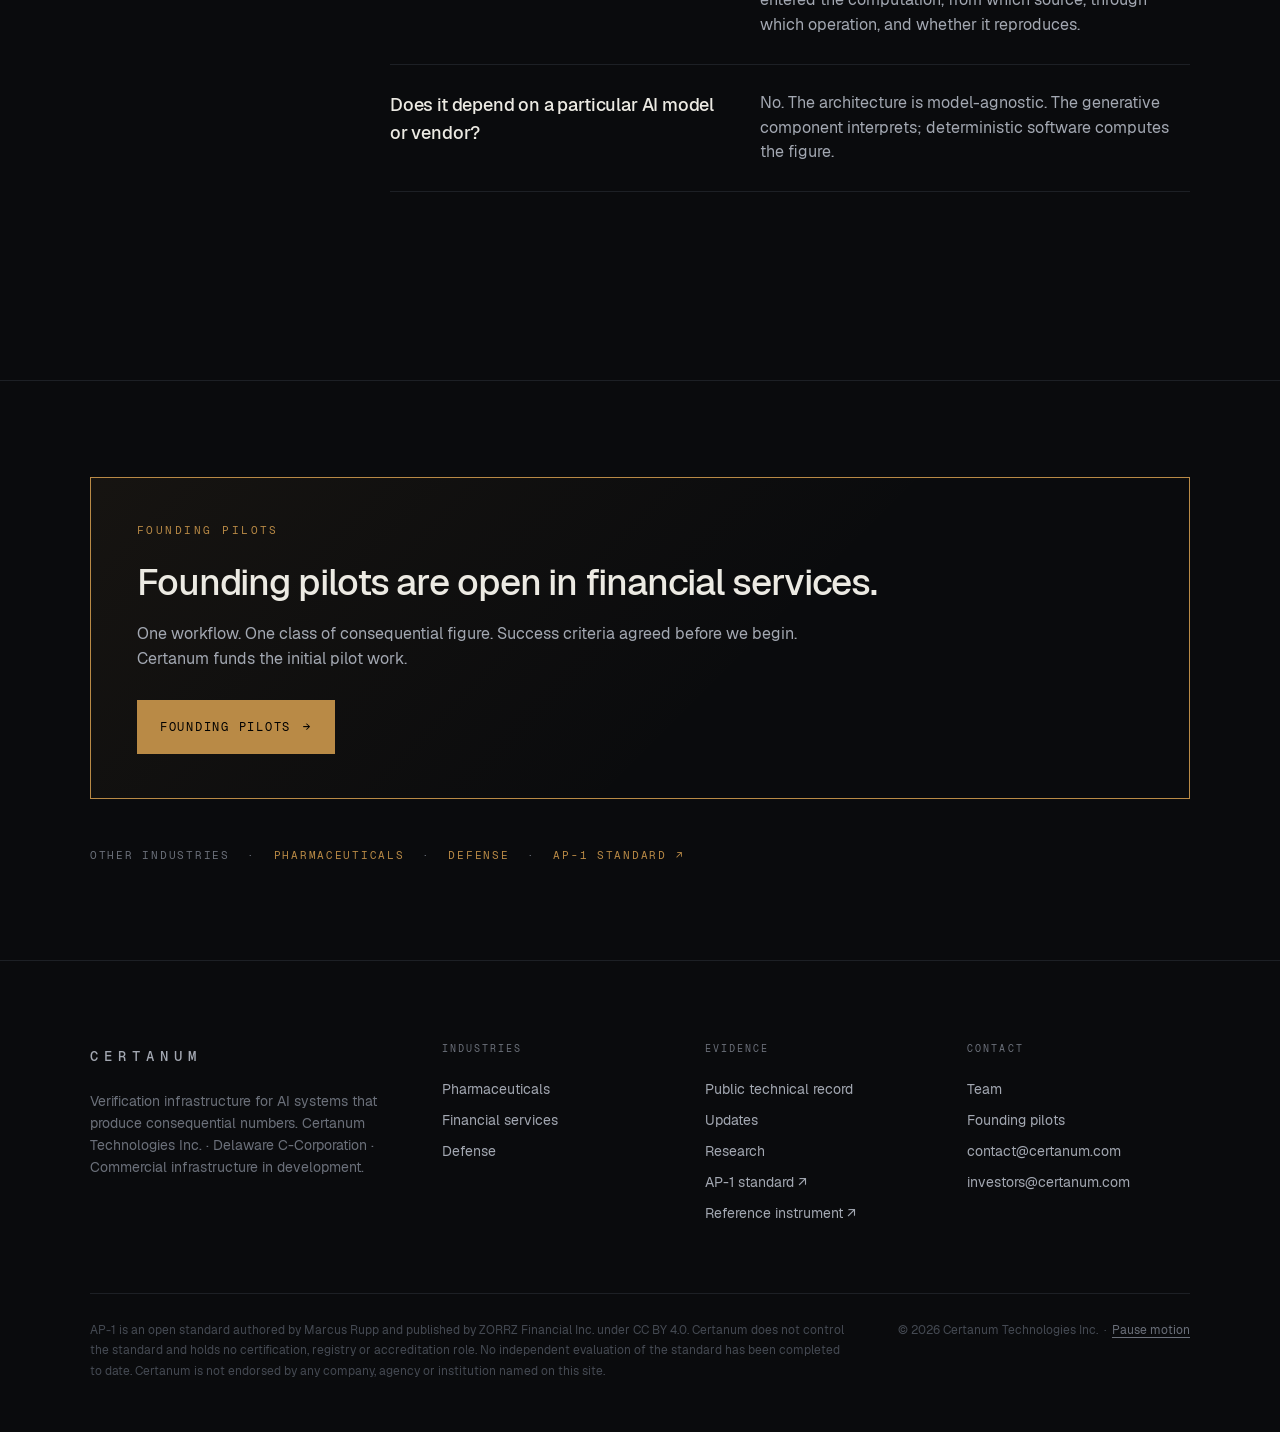
<file: finance/index.html>
<!DOCTYPE html>
<html lang="en" class="no-js">
<head>

<meta charset="UTF-8">
<meta name="viewport" content="width=device-width, initial-scale=1.0">
<title>Financial services — Numerical evidence for AI | Certanum</title>
<meta name="description" content="Verification infrastructure for AI-produced numbers in financial services: every consequential figure computed from authoritative source data, traceable, reproducible, or withheld. For banks, payments, asset managers and insurers.">
<link rel="canonical" href="https://certanum.com/finance/">
<link rel="describedby" href="/llms.txt">
<meta name="theme-color" content="#0A0B0D">
<meta property="og:title" content="Financial services — Numerical evidence for AI | Certanum">
<meta property="og:description" content="Verification infrastructure for AI-produced numbers in financial services: every consequential figure computed from authoritative source data, traceable, reproducible, or withheld. For banks, payments, asset managers and insurers.">
<meta property="og:type" content="website">
<meta property="og:url" content="https://certanum.com/finance/">
<meta property="og:image" content="https://certanum.com/agentic_chain.png">
<meta name="twitter:card" content="summary_large_image">
<link rel="preload" href="/assets/fonts/Geist-Regular.woff2" as="font" type="font/woff2" crossorigin>
<link rel="preload" href="/assets/fonts/Geist-Medium.woff2" as="font" type="font/woff2" crossorigin>
<link rel="stylesheet" href="/assets/site.css">
<meta name="keywords" content="AI model risk management, SR 26-2, OCC 2026-13, agentic AI banking, AI in financial services, AI governance banks, EU AI Act credit scoring, FCA AI, Mills Review, Consumer Duty AI, SM&amp;CR AI, AI audit trail, numerical admissibility, numerical hallucination, operand provenance">
<script type="application/ld+json">
{
 "@context": "https://schema.org",
 "@graph": [
  {
   "@type": "WebPage",
   "@id": "https://certanum.com/finance/",
   "url": "https://certanum.com/finance/",
   "name": "Financial services — Numerical evidence for AI | Certanum",
   "description": "Verification infrastructure for AI-produced numbers in financial services: every consequential figure computed from authoritative source data, traceable, reproducible, or withheld. For banks, payments, asset managers and insurers.",
   "isPartOf": {
    "@type": "WebSite",
    "url": "https://certanum.com/",
    "name": "Certanum"
   },
   "publisher": {
    "@type": "Organization",
    "name": "Certanum Technologies Inc.",
    "url": "https://certanum.com/"
   },
   "about": [
    {
     "@type": "Thing",
     "name": "AI in financial services"
    },
    {
     "@type": "Thing",
     "name": "Model risk management"
    },
    {
     "@type": "Thing",
     "name": "Numerical admissibility"
    }
   ],
   "inLanguage": "en"
  },
  {
   "@type": "BreadcrumbList",
   "itemListElement": [
    {
     "@type": "ListItem",
     "position": 1,
     "name": "Certanum",
     "item": "https://certanum.com/"
    },
    {
     "@type": "ListItem",
     "position": 2,
     "name": "Financial services",
     "item": "https://certanum.com/finance/"
    }
   ]
  },
  {
   "@type": "FAQPage",
   "mainEntity": [
    {
     "@type": "Question",
     "name": "Is agentic AI covered by US model-risk guidance?",
     "acceptedAnswer": {
      "@type": "Answer",
      "text": "The April 2026 revised guidance (SR 26-2, OCC Bulletin 2026-13, FDIC FIL-15-2026) excludes generative and agentic AI from its scope in footnote 3, and expects banks to govern those tools under broader risk-management and governance practices. Evidence of how an AI-produced figure was derived supports that governance."
     }
    },
    {
     "@type": "Question",
     "name": "Does Certanum replace model validation?",
     "acceptedAnswer": {
      "@type": "Answer",
      "text": "No. Validation assesses a model. Certanum is built to evidence a particular released figure: which operands entered the computation, from which source, through which operation, and whether it reproduces."
     }
    },
    {
     "@type": "Question",
     "name": "Does it depend on a particular AI model or vendor?",
     "acceptedAnswer": {
      "@type": "Answer",
      "text": "No. The architecture is model-agnostic. The generative component interprets; deterministic software computes the figure."
     }
    }
   ]
  }
 ]
}
</script>
</head>
<body><header class="hdr">
  <div class="in">
    <a class="logo" href="/" aria-label="Certanum — home">CERTANUM</a>
    <nav class="nav" aria-label="Main">
      <a href="/pharma/">Pharmaceuticals</a>
      <a href="/finance/" aria-current="page">Financial services</a>
      <a href="/defense/">Defense</a>
      <a href="/evidence/">Evidence</a>
      <a href="/#leadership">Team</a>
      <a href="/updates/">Updates</a>
      <a href="https://numericaladmissibility.org">AP-1 &#8599;</a>
      <a class="cta" href="/pilots/">Founding pilots</a>
    </nav>
    <button class="burger" aria-label="Menu" aria-expanded="false"><span></span><span></span><span></span></button>
  </div>
</header>
<main>
<section class="phero">
  <div class="ph"></div>
  <div class="hero-grid"></div>
  <div class="phero-plate" aria-hidden="true"><svg class="plate" viewBox="0 0 360 236" role="img" aria-label="Line drawing of a yield curve; the ten-year point is traced to its source curve snapshot."><path class="pl-grid" d="M34 30.0 H340"/><path class="pl-grid" d="M34 64.0 H340"/><path class="pl-grid" d="M34 98.0 H340"/><path class="pl-grid" d="M34 132.0 H340"/><path class="pl-grid" d="M34 166.0 H340"/><path class="pl-grid" d="M34 200.0 H340"/><path class="pl-frame" d="M34 30 V200 H340"/><path class="pl-line" d="M42.0 53.5 C51.0 55.1 81.4 58.1 96.1 62.7 C110.8 67.3 118.9 71.6 130.3 81.0 C141.7 90.4 153.0 106.9 164.4 118.9 C175.8 130.9 189.6 145.7 198.6 152.9 C207.6 160.1 211.0 161.4 218.6 162.1 C226.1 162.7 236.8 160.6 243.7 156.8 C250.7 153.1 254.6 147.5 260.3 139.8 C266.0 132.2 269.3 123.3 277.9 111.1 C286.5 98.9 303.0 73.4 312.0 66.6 C321.0 59.9 328.7 69.9 332.0 70.5"/><text class="pl-ax" x="42.0" y="214" text-anchor="middle">1M</text><rect class="pl-pt" x="39.5" y="51.0" width="5" height="5"/><rect class="pl-pt" x="93.6" y="60.2" width="5" height="5"/><text class="pl-ax" x="130.3" y="214" text-anchor="middle">6M</text><rect class="pl-pt" x="127.8" y="78.5" width="5" height="5"/><rect class="pl-pt" x="161.9" y="116.4" width="5" height="5"/><text class="pl-ax" x="198.6" y="214" text-anchor="middle">2Y</text><rect class="pl-pt" x="196.1" y="150.4" width="5" height="5"/><rect class="pl-pt" x="216.1" y="159.6" width="5" height="5"/><text class="pl-ax" x="243.7" y="214" text-anchor="middle">5Y</text><rect class="pl-pt" x="241.2" y="154.3" width="5" height="5"/><rect class="pl-pt" x="257.8" y="137.3" width="5" height="5"/><text class="pl-ax" x="277.9" y="214" text-anchor="middle">10Y</text><rect class="pl-pt" x="309.5" y="64.1" width="5" height="5"/><text class="pl-ax" x="332.0" y="214" text-anchor="middle">30Y</text><rect class="pl-pt" x="329.5" y="68.0" width="5" height="5"/><path class="pl-lead" d="M277.9 111.1 V200"/><rect class="pl-hl-ring" x="269.9" y="103.1" width="16" height="16"/><rect class="pl-hl" x="274.4" y="107.6" width="7" height="7"/><path class="pl-lead" d="M277.9 103.1 L277.9 72.0"/><rect class="pl-tip" x="136" y="24" width="166" height="48"/><text class="pl-t1" x="147" y="44">10Y &#183; 4.18%</text><text class="pl-t2" x="147" y="61">&#8592; curve snapshot, 16:00</text></svg></div>
  <div class="wrap">
    <div class="crumbs rv"><a href="/">Certanum</a> &nbsp;/&nbsp; Financial services</div>
    <h1 class="h1 rv d1">Every consequential figure should survive scrutiny.</h1>
    <p class="lead rv d2">Model-risk frameworks were built for models. AI agents now select the inputs to calculations and carry the results into decisions, reports and client communications.</p>
    <p class="lead rv d3" style="margin-top:16px"><strong>Certanum is being built so that every consequential figure is computed from authoritative source data, with evidence a validator, auditor or examiner can re-run.</strong></p>
  </div>
</section>

<section class="sec">
  <div class="wrap">
    <div class="sec-head"><div class="eyebrow rv"><span class="n">01</span>The problem</div>
      <div><h2 class="h2 rv">A figure can be correct, the tool call can be logged and the action can be permitted — while the number rests on an input the model supplied.</h2></div></div>
    <div class="sec-head" style="margin-bottom:0"><div></div><div class="rv">  <p class="body">An AI agent decides whether to run a calculation, chooses which balances, rates, prices or periods go into it, and reports the result. Three of those four steps rest on model judgement. A wrong share class, a stale rate or a skipped calculation still produces a figure that looks right.</p>
  <p class="body">Output review and aggregate accuracy testing cannot establish how a particular released figure was produced. Execution controls establish whether an action was permitted, not what supports the number it produced.</p></div></div>
  </div>
</section>

<section class="sec">
  <div class="wrap">
    <div class="sec-head"><div class="eyebrow rv"><span class="n">02</span>Where it applies</div>
      <div><h2 class="h2 rv">Where consequential figures arise.</h2><p class="lead rv d1" style="margin-top:22px">A figure is consequential when it is acted upon, recorded, submitted or defended.</p></div></div>
    <div class="cards">
      <div class="card rv"><div class="k">Credit &amp; lending</div><div class="d">Affordability, pricing and exposure figures used in credit decisions.</div></div>
      <div class="card rv d1"><div class="k">Payments &amp; agentic commerce</div><div class="d">Amounts, currency conversions, fees and refunds calculated by agents acting for customers.</div></div>
      <div class="card rv d2"><div class="k">Risk &amp; capital</div><div class="d">Risk figures and aggregations that feed limits, reporting and management decisions.</div></div>
      <div class="card rv"><div class="k">Client &amp; regulatory reporting</div><div class="d">Performance, fees and disclosures in reports, factsheets and filings.</div></div>
      <div class="card rv d1"><div class="k">Asset &amp; wealth management</div><div class="d">Figures in RFPs, due-diligence questionnaires and AI-drafted commentary.</div></div>
      <div class="card rv d2"><div class="k">Insurance</div><div class="d">Pricing, reserving and claims figures where a calculation must be defended.</div></div>
    </div>
  </div>
</section>

<section class="sec">
  <div class="wrap">
    <div class="sec-head"><div class="eyebrow rv"><span class="n">03</span>Existing requirements</div>
      <div><h2 class="h2 rv">Existing frameworks already expect consequential figures to be evidenced.</h2></div></div>
    <div class="sec-head" style="margin-bottom:0"><div></div><div>
      <div class="record rv">
        <div class="item"><div class="d"><a href="https://www.federalreserve.gov/supervisionreg/srletters/SR2602.pdf">SR 26-2 &nbsp;·&nbsp; OCC Bulletin 2026-13 &nbsp;·&nbsp; FDIC FIL-15-2026 &nbsp;·&nbsp; 17 April 2026 &#8599;</a></div><div class="t">Revised US interagency model-risk guidance superseding SR 11-7. Footnote 3 places generative and agentic AI outside its scope; banks are expected to govern those tools under their broader risk-management and governance practices.</div></div>
        <div class="item"><div class="d">EU AI Act &nbsp;·&nbsp; Annex III</div><div class="t">Creditworthiness assessment of natural persons, and risk assessment and pricing for life and health insurance, are high-risk uses. Under the May 2026 Digital Omnibus agreement, stand-alone high-risk obligations apply from 2 December 2027.</div></div>
        <div class="item"><div class="d"><a href="https://www.fca.org.uk/publication/corporate/the-mills-review.pdf">FCA &nbsp;·&nbsp; The Mills Review &nbsp;·&nbsp; July 2026 &#8599;</a></div><div class="t">&ldquo;A useful answer is not enough if the basis for it cannot be reconstructed.&rdquo; Firms remain accountable for outcomes under the Consumer Duty and the Senior Managers Regime.</div></div>
        <div class="item"><div class="d">PRA SS1/23 &nbsp;·&nbsp; UK</div><div class="t">Model risk management principles for banks, including independent validation.</div></div>
        <div class="item"><div class="d">SEC Marketing Rule &nbsp;·&nbsp; FY2026 examination priorities</div><div class="t">Advisers must be able to substantiate material statements of fact on demand. Examiners are assessing whether firms&rsquo; actual use of AI matches their representations.</div></div>
      </div>
      <p class="note">Descriptions of regulatory and policy instruments are indicative, are not legal advice, and should be confirmed with qualified counsel. Certanum confers compliance with nothing. It produces evidence an existing assurance, validation or audit process may require.</p>
    </div></div>
  </div>
</section>

<section class="sec">
  <div class="wrap">
    <div class="sec-head"><div class="eyebrow rv"><span class="n">04</span>What Certanum establishes</div>
      <div><h2 class="h2 rv">For every consequential figure: computed, traceable, reproducible &mdash; or withheld.</h2></div></div>
    <div class="sec-head" style="margin-bottom:0"><div></div><div class="rv">  <p class="body"><strong>Computed.</strong> The figure is produced by declared, deterministic software — not generated by the model.</p>
  <p class="body"><strong>Traceable.</strong> Every operand entering the computation resolves to an authoritative source value, or to a declared, immutable artifact bound by digest.</p>
  <p class="body"><strong>Reproducible.</strong> A third party can re-execute the declared computation over the recorded operands and obtain the released figure.</p>
  <p class="body"><strong>Withheld when unsupported.</strong> An operand that cannot be resolved does not degrade the answer. It withholds it.</p>
  <p class="body">The architecture is model-agnostic and designed to run inside the institution&rsquo;s own environment. <strong>It produces evidence for existing model-risk, validation and audit processes; it does not replace them.</strong></p></div></div>
  </div>
</section>

<section class="sec">
  <div class="wrap">
    <div class="sec-head"><div class="eyebrow rv"><span class="n">05</span>Questions</div><div class="faq">
      <div class="qa rv"><div class="qq">Is agentic AI covered by US model-risk guidance?</div><div class="aa">The April 2026 revised guidance (SR 26-2, OCC Bulletin 2026-13, FDIC FIL-15-2026) excludes generative and agentic AI from its scope in footnote 3, and expects banks to govern those tools under broader risk-management and governance practices. Evidence of how an AI-produced figure was derived supports that governance.</div></div>
      <div class="qa rv"><div class="qq">Does Certanum replace model validation?</div><div class="aa">No. Validation assesses a model. Certanum is built to evidence a particular released figure: which operands entered the computation, from which source, through which operation, and whether it reproduces.</div></div>
      <div class="qa rv"><div class="qq">Does it depend on a particular AI model or vendor?</div><div class="aa">No. The architecture is model-agnostic. The generative component interprets; deterministic software computes the figure.</div></div>
    </div></div>
  </div>
</section>

<section class="sec tight">
  <div class="wrap">  
  <div class="call rv">
    <div class="eyebrow" style="margin-bottom:22px">Founding pilots</div>
    <div class="h">Founding pilots are open in financial services.</div>
    <p>One workflow. One class of consequential figure. Success criteria agreed before we begin. Certanum funds the initial pilot work.</p>
    <div class="cta"><a class="btn primary" href="/pilots/">Founding pilots <span class="arr">&rarr;</span></a></div>
  </div>
    <div class="xl">Other industries &nbsp;·&nbsp; <a href="/pharma/">Pharmaceuticals</a> &nbsp;·&nbsp; <a href="/defense/">Defense</a> &nbsp;·&nbsp; <a href="https://numericaladmissibility.org">AP-1 standard &#8599;</a></div>
  </div>
</section>
</main>
<footer class="ftr">
  <div class="wrap">
    <div class="fgrid">
      <div>
        <a class="logo" href="/">CERTANUM</a>
        <p>Verification infrastructure for AI systems that produce consequential numbers. Certanum Technologies Inc. &middot; Delaware C-Corporation &middot; Commercial infrastructure in development.</p>
      </div>
      <div>
        <h4>Industries</h4>
        <a href="/pharma/">Pharmaceuticals</a>
        <a href="/finance/">Financial services</a>
        <a href="/defense/">Defense</a>
      </div>
      <div>
        <h4>Evidence</h4>
        <a href="/evidence/">Public technical record</a>
        <a href="/updates/">Updates</a>
        <a href="/research/">Research</a>
        <a href="https://numericaladmissibility.org">AP-1 standard &#8599;</a>
        <a href="https://github.com/zorrzai/ap1-run">Reference instrument &#8599;</a>
      </div>
      <div>
        <h4>Contact</h4>
        <a href="/#leadership">Team</a>
        <a href="/pilots/">Founding pilots</a>
        <a href="mailto:contact@certanum.com">contact@certanum.com</a>
        <a href="mailto:investors@certanum.com">investors@certanum.com</a>
      </div>
    </div>
    <div class="fbot">
      <p>AP-1 is an open standard authored by Marcus Rupp and published by ZORRZ Financial Inc. under CC BY 4.0. Certanum does not control the standard and holds no certification, registry or accreditation role. No independent evaluation of the standard has been completed to date. Certanum is not endorsed by any company, agency or institution named on this site.</p>
      <p>&copy; 2026 Certanum Technologies Inc. &nbsp;&middot;&nbsp; <button type="button" class="motion-tog" data-motion aria-pressed="false">Pause motion</button></p>
    </div>
  </div>
</footer>
<script src="/assets/site.js" defer></script>
</body>
</html>
</file>
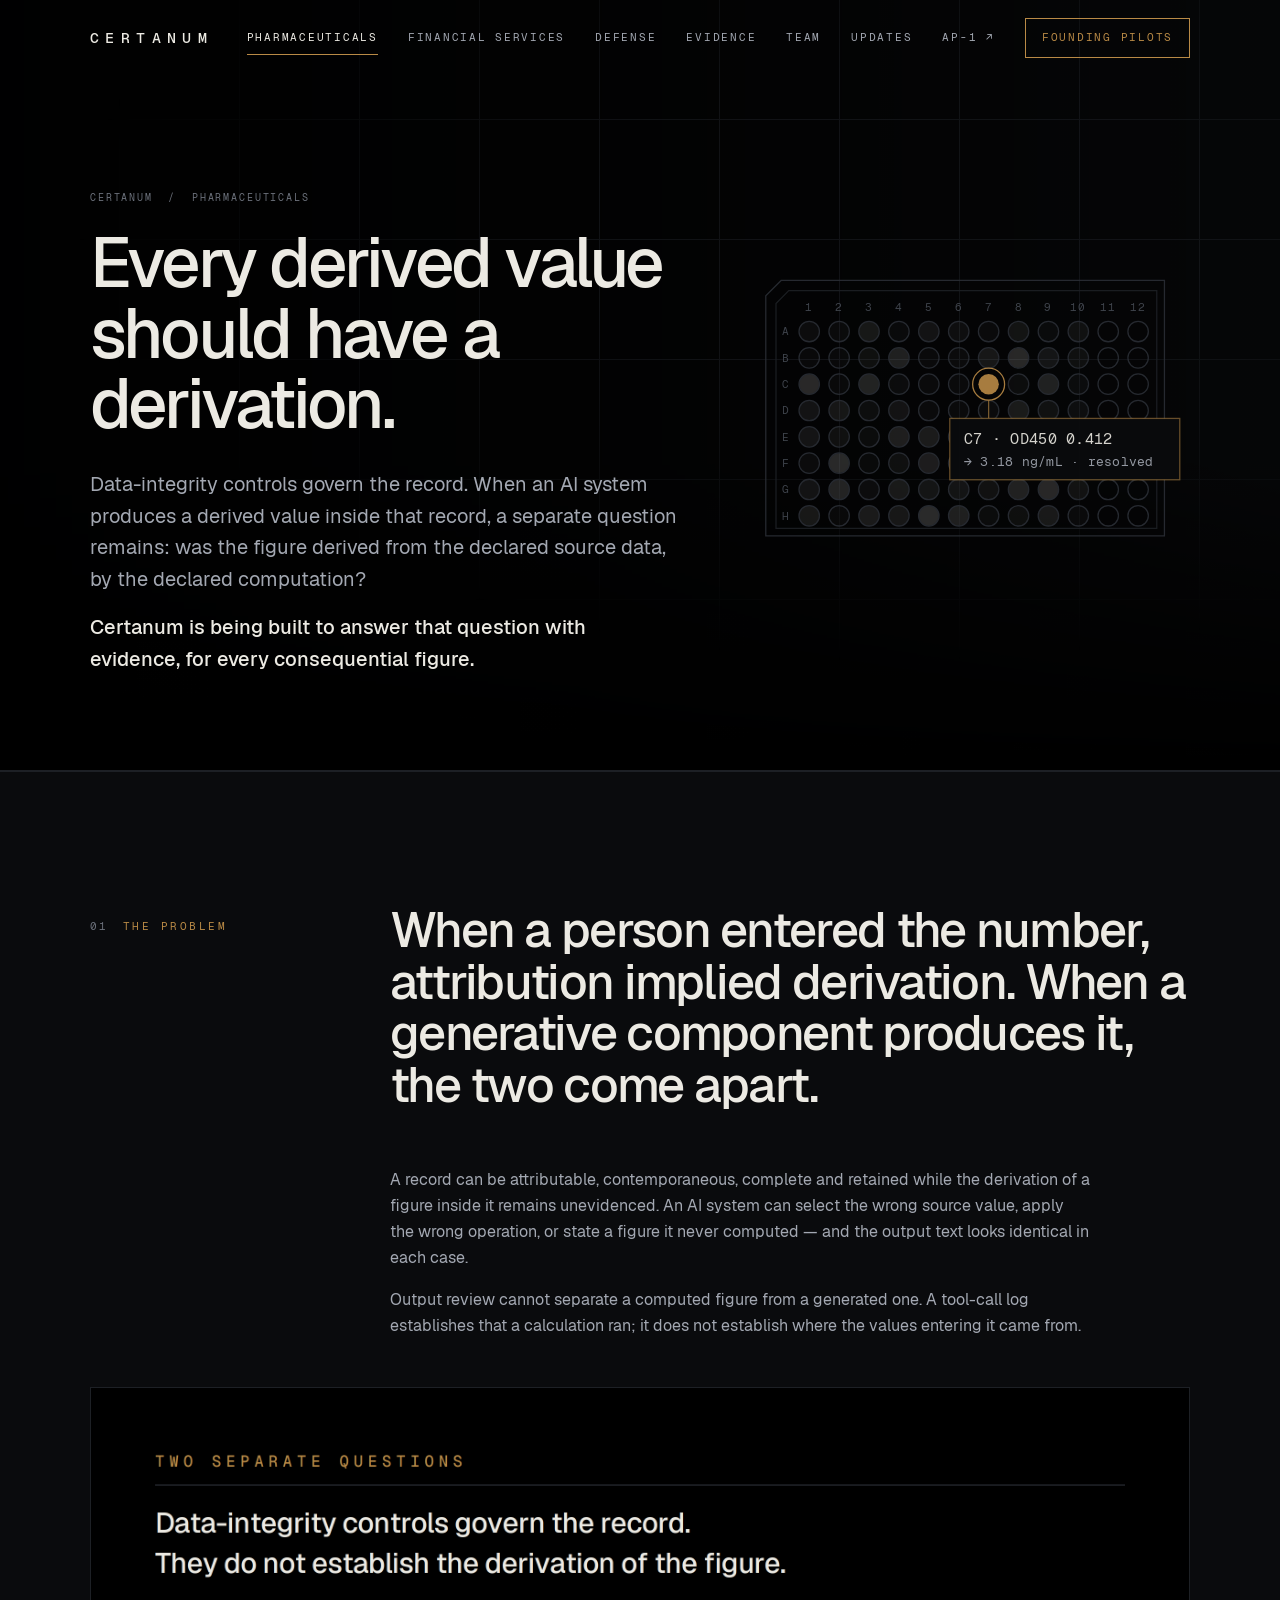
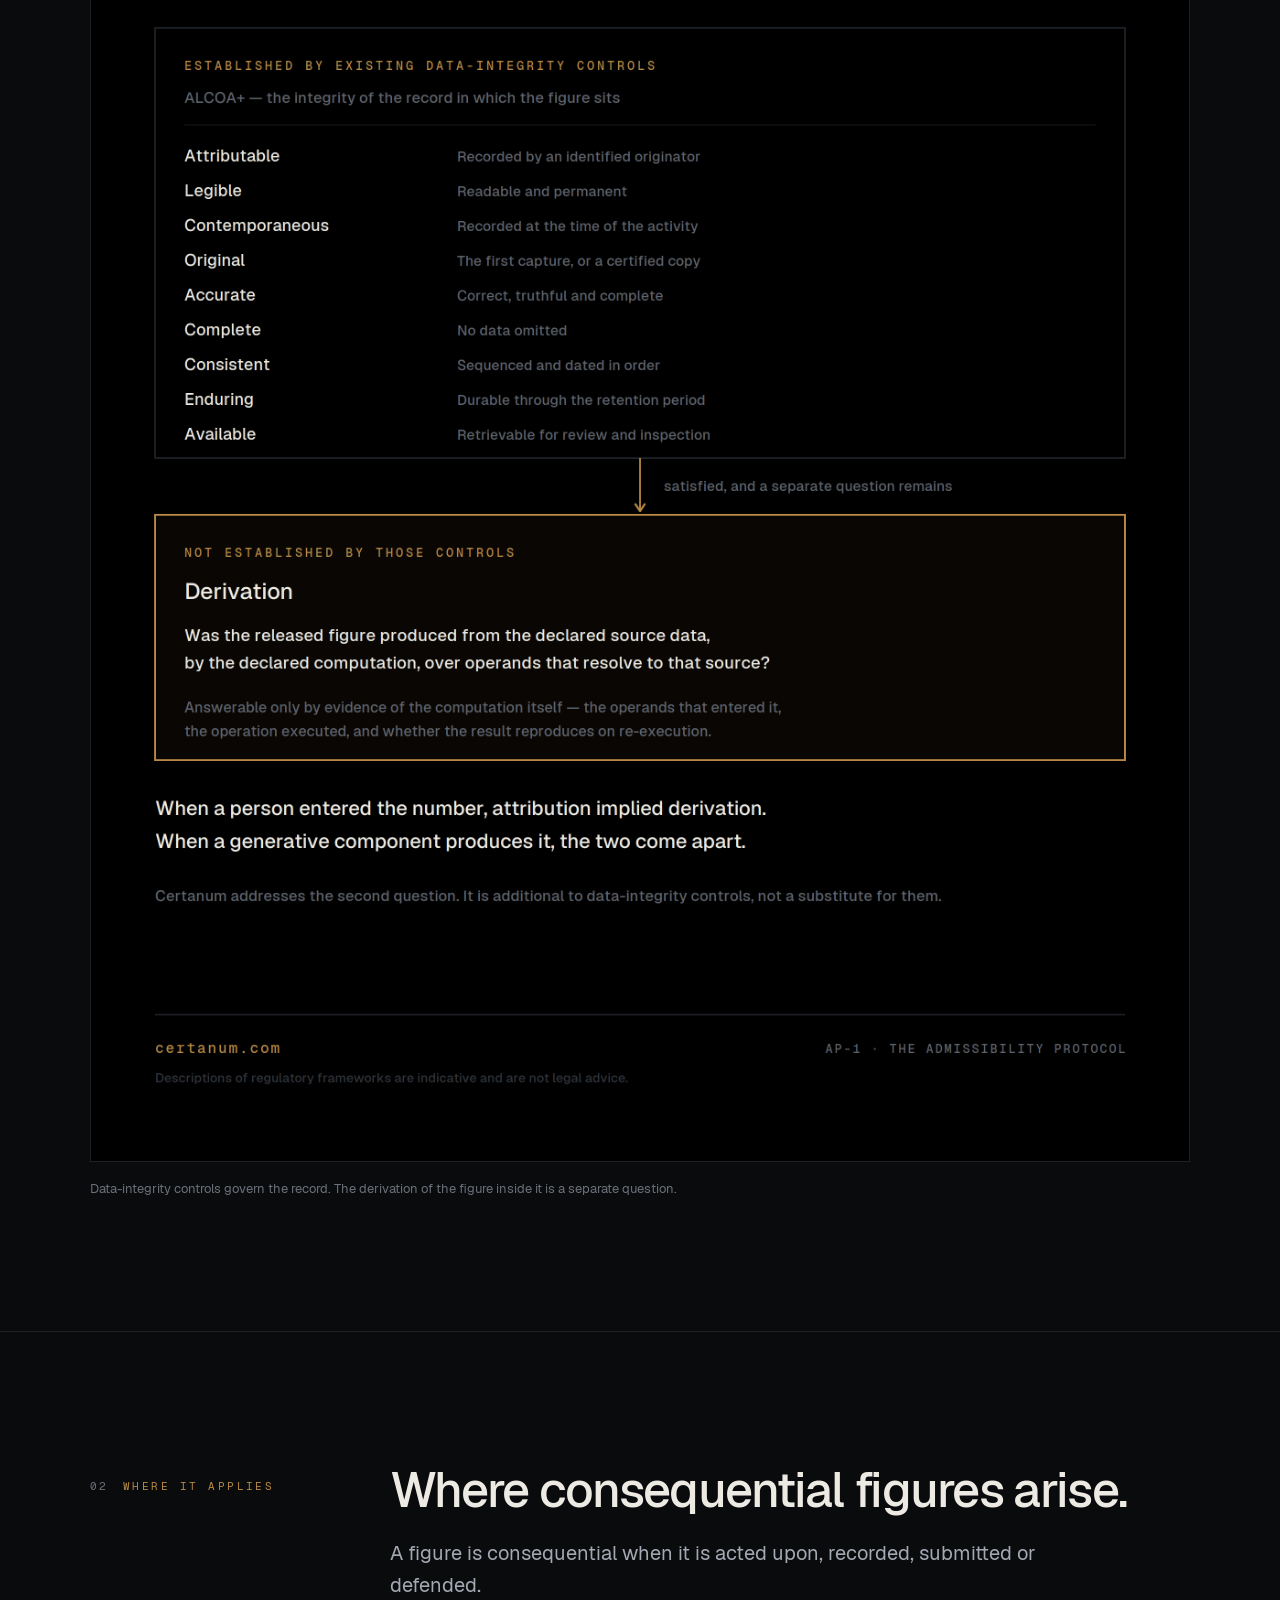
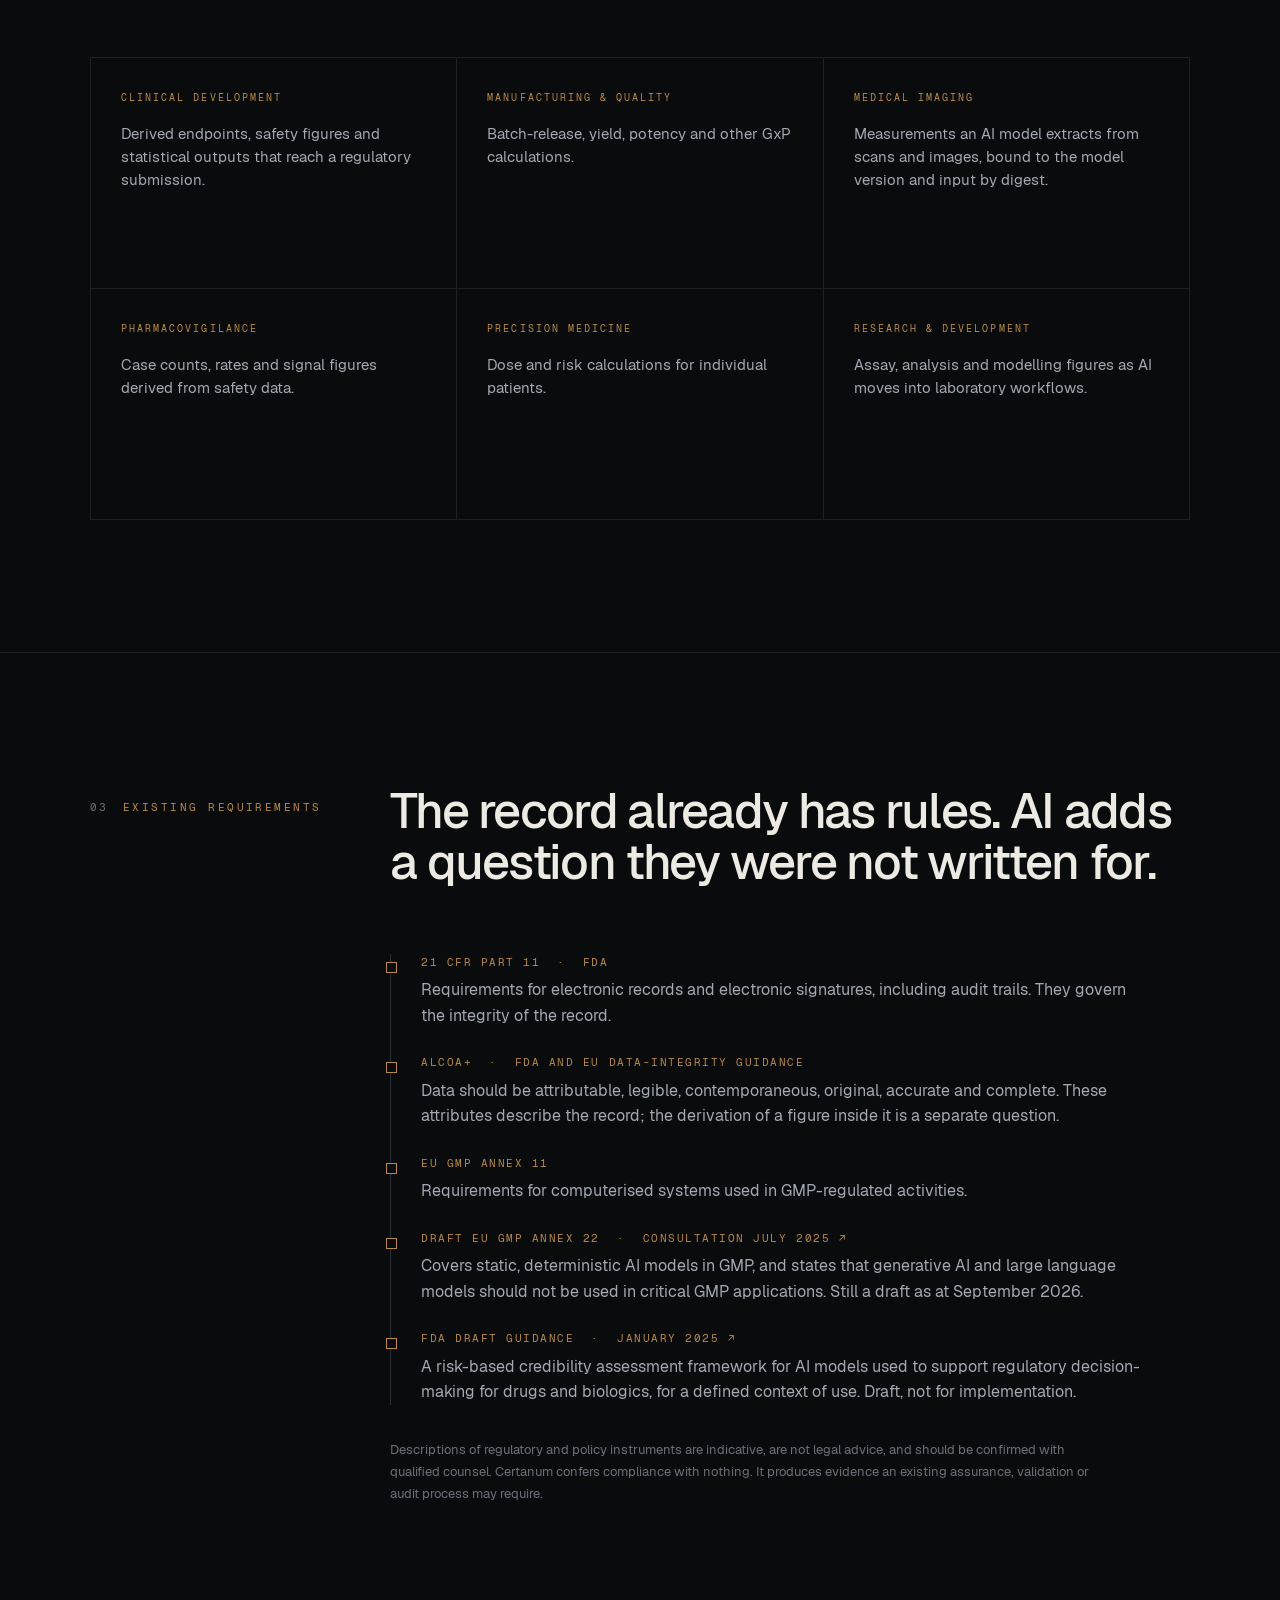
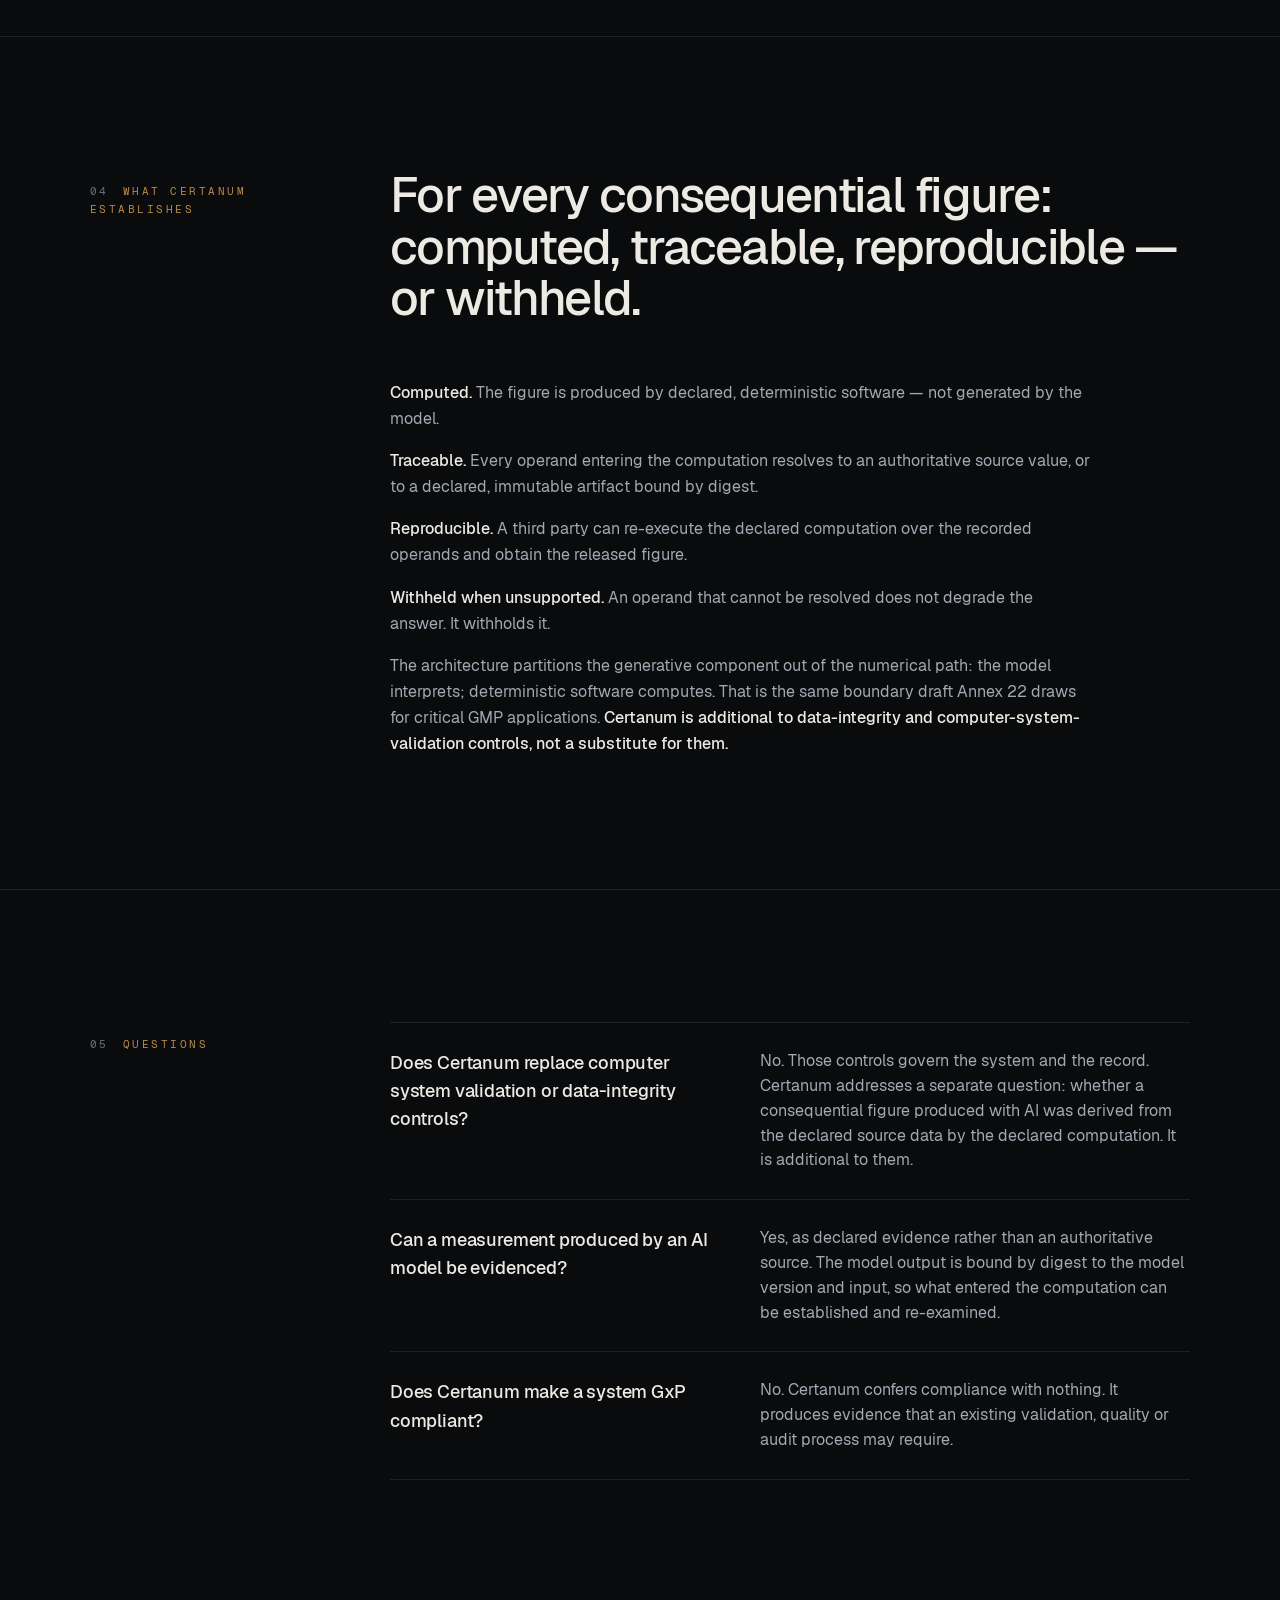
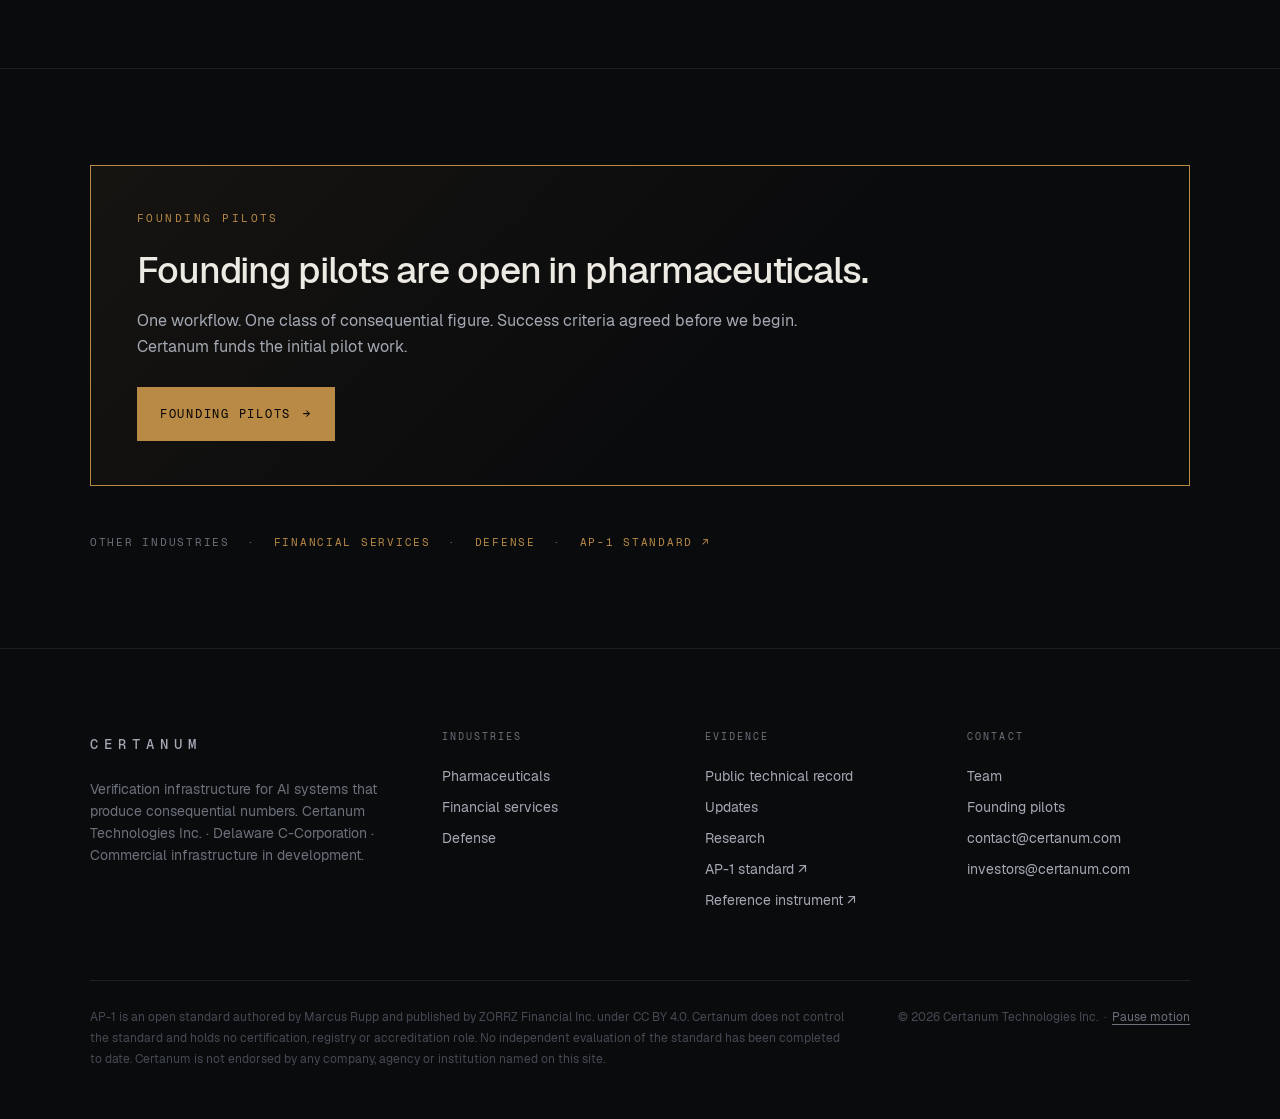
<file: pharma/index.html>
<!DOCTYPE html>
<html lang="en" class="no-js">
<head>

<meta charset="UTF-8">
<meta name="viewport" content="width=device-width, initial-scale=1.0">
<title>Pharmaceuticals &amp; life sciences — Numerical evidence for AI | Certanum</title>
<meta name="description" content="Verification infrastructure for AI-produced numbers in pharmaceutical and life-sciences workflows: derived values traced to source data, reproducible, or withheld. Additional to GxP data-integrity controls.">
<link rel="canonical" href="https://certanum.com/pharma/">
<link rel="describedby" href="/llms.txt">
<meta name="theme-color" content="#0A0B0D">
<meta property="og:title" content="Pharmaceuticals &amp; life sciences — Numerical evidence for AI | Certanum">
<meta property="og:description" content="Verification infrastructure for AI-produced numbers in pharmaceutical and life-sciences workflows: derived values traced to source data, reproducible, or withheld. Additional to GxP data-integrity controls.">
<meta property="og:type" content="website">
<meta property="og:url" content="https://certanum.com/pharma/">
<meta property="og:image" content="https://certanum.com/agentic_chain.png">
<meta name="twitter:card" content="summary_large_image">
<link rel="preload" href="/assets/fonts/Geist-Regular.woff2" as="font" type="font/woff2" crossorigin>
<link rel="preload" href="/assets/fonts/Geist-Medium.woff2" as="font" type="font/woff2" crossorigin>
<link rel="stylesheet" href="/assets/site.css">
<meta name="keywords" content="AI in pharmaceuticals, AI GxP, GxP AI validation, 21 CFR Part 11 AI, ALCOA+ AI, data integrity AI, EU GMP Annex 22, Annex 11, AI in clinical trials, AI in pharmaceutical manufacturing, AI credibility assessment FDA, numerical admissibility, numerical hallucination, operand provenance">
<script type="application/ld+json">
{
 "@context": "https://schema.org",
 "@graph": [
  {
   "@type": "WebPage",
   "@id": "https://certanum.com/pharma/",
   "url": "https://certanum.com/pharma/",
   "name": "Pharmaceuticals & life sciences — Numerical evidence for AI | Certanum",
   "description": "Verification infrastructure for AI-produced numbers in pharmaceutical and life-sciences workflows: derived values traced to source data, reproducible, or withheld. Additional to GxP data-integrity controls.",
   "isPartOf": {
    "@type": "WebSite",
    "url": "https://certanum.com/",
    "name": "Certanum"
   },
   "publisher": {
    "@type": "Organization",
    "name": "Certanum Technologies Inc.",
    "url": "https://certanum.com/"
   },
   "about": [
    {
     "@type": "Thing",
     "name": "AI in pharmaceutical and life-sciences workflows"
    },
    {
     "@type": "Thing",
     "name": "GxP data integrity"
    },
    {
     "@type": "Thing",
     "name": "Numerical admissibility"
    }
   ],
   "inLanguage": "en"
  },
  {
   "@type": "BreadcrumbList",
   "itemListElement": [
    {
     "@type": "ListItem",
     "position": 1,
     "name": "Certanum",
     "item": "https://certanum.com/"
    },
    {
     "@type": "ListItem",
     "position": 2,
     "name": "Pharmaceuticals",
     "item": "https://certanum.com/pharma/"
    }
   ]
  },
  {
   "@type": "FAQPage",
   "mainEntity": [
    {
     "@type": "Question",
     "name": "Does Certanum replace computer system validation or data-integrity controls?",
     "acceptedAnswer": {
      "@type": "Answer",
      "text": "No. Those controls govern the system and the record. Certanum addresses a separate question: whether a consequential figure produced with AI was derived from the declared source data by the declared computation. It is additional to them."
     }
    },
    {
     "@type": "Question",
     "name": "Can a measurement produced by an AI model be evidenced?",
     "acceptedAnswer": {
      "@type": "Answer",
      "text": "Yes, as declared evidence rather than an authoritative source. The model output is bound by digest to the model version and input, so what entered the computation can be established and re-examined."
     }
    },
    {
     "@type": "Question",
     "name": "Does Certanum make a system GxP compliant?",
     "acceptedAnswer": {
      "@type": "Answer",
      "text": "No. Certanum confers compliance with nothing. It produces evidence that an existing validation, quality or audit process may require."
     }
    }
   ]
  }
 ]
}
</script>
</head>
<body><header class="hdr">
  <div class="in">
    <a class="logo" href="/" aria-label="Certanum — home">CERTANUM</a>
    <nav class="nav" aria-label="Main">
      <a href="/pharma/" aria-current="page">Pharmaceuticals</a>
      <a href="/finance/">Financial services</a>
      <a href="/defense/">Defense</a>
      <a href="/evidence/">Evidence</a>
      <a href="/#leadership">Team</a>
      <a href="/updates/">Updates</a>
      <a href="https://numericaladmissibility.org">AP-1 &#8599;</a>
      <a class="cta" href="/pilots/">Founding pilots</a>
    </nav>
    <button class="burger" aria-label="Menu" aria-expanded="false"><span></span><span></span><span></span></button>
  </div>
</header>
<main>
<section class="phero">
  <div class="ph"></div>
  <div class="hero-grid"></div>
  <div class="phero-plate" aria-hidden="true"><svg class="plate" viewBox="0 0 360 236" role="img" aria-label="Line drawing of a 96-well assay plate; well C7 is traced from its optical density reading to a derived concentration."><path class="pl-frame" d="M40 22 H340 V222 H28 V34 Z"/><path class="pl-faint" d="M46 30 H334 V216 H36 V40 Z"/><text class="pl-ax" x="62.0" y="46" text-anchor="middle">1</text><text class="pl-ax" x="85.4" y="46" text-anchor="middle">2</text><text class="pl-ax" x="108.8" y="46" text-anchor="middle">3</text><text class="pl-ax" x="132.2" y="46" text-anchor="middle">4</text><text class="pl-ax" x="155.6" y="46" text-anchor="middle">5</text><text class="pl-ax" x="179.0" y="46" text-anchor="middle">6</text><text class="pl-ax" x="202.4" y="46" text-anchor="middle">7</text><text class="pl-ax" x="225.8" y="46" text-anchor="middle">8</text><text class="pl-ax" x="249.2" y="46" text-anchor="middle">9</text><text class="pl-ax" x="272.6" y="46" text-anchor="middle">10</text><text class="pl-ax" x="296.0" y="46" text-anchor="middle">11</text><text class="pl-ax" x="319.4" y="46" text-anchor="middle">12</text><text class="pl-ax" x="44" y="65.0" text-anchor="middle">A</text><text class="pl-ax" x="44" y="85.6" text-anchor="middle">B</text><text class="pl-ax" x="44" y="106.2" text-anchor="middle">C</text><text class="pl-ax" x="44" y="126.8" text-anchor="middle">D</text><text class="pl-ax" x="44" y="147.4" text-anchor="middle">E</text><text class="pl-ax" x="44" y="168.0" text-anchor="middle">F</text><text class="pl-ax" x="44" y="188.6" text-anchor="middle">G</text><text class="pl-ax" x="44" y="209.2" text-anchor="middle">H</text><circle class="pl-well" cx="62.0" cy="62.0" r="8" style="fill-opacity:0.047"/><circle class="pl-well" cx="85.4" cy="62.0" r="8" style="fill-opacity:0.034"/><circle class="pl-well" cx="108.8" cy="62.0" r="8" style="fill-opacity:0.098"/><circle class="pl-well" cx="132.2" cy="62.0" r="8" style="fill-opacity:0.031"/><circle class="pl-well" cx="155.6" cy="62.0" r="8" style="fill-opacity:0.076"/><circle class="pl-well" cx="179.0" cy="62.0" r="8" style="fill-opacity:0.051"/><circle class="pl-well" cx="202.4" cy="62.0" r="8" style="fill-opacity:0.031"/><circle class="pl-well" cx="225.8" cy="62.0" r="8" style="fill-opacity:0.071"/><circle class="pl-well" cx="249.2" cy="62.0" r="8" style="fill-opacity:0.030"/><circle class="pl-well" cx="272.6" cy="62.0" r="8" style="fill-opacity:0.060"/><circle class="pl-well" cx="296.0" cy="62.0" r="8" style="fill-opacity:0.000"/><circle class="pl-well" cx="319.4" cy="62.0" r="8" style="fill-opacity:0.000"/><circle class="pl-well" cx="62.0" cy="82.6" r="8" style="fill-opacity:0.031"/><circle class="pl-well" cx="85.4" cy="82.6" r="8" style="fill-opacity:0.031"/><circle class="pl-well" cx="108.8" cy="82.6" r="8" style="fill-opacity:0.059"/><circle class="pl-well" cx="132.2" cy="82.6" r="8" style="fill-opacity:0.139"/><circle class="pl-well" cx="155.6" cy="82.6" r="8" style="fill-opacity:0.032"/><circle class="pl-well" cx="179.0" cy="82.6" r="8" style="fill-opacity:0.038"/><circle class="pl-well" cx="202.4" cy="82.6" r="8" style="fill-opacity:0.093"/><circle class="pl-well" cx="225.8" cy="82.6" r="8" style="fill-opacity:0.174"/><circle class="pl-well" cx="249.2" cy="82.6" r="8" style="fill-opacity:0.083"/><circle class="pl-well" cx="272.6" cy="82.6" r="8" style="fill-opacity:0.055"/><circle class="pl-well" cx="296.0" cy="82.6" r="8" style="fill-opacity:0.000"/><circle class="pl-well" cx="319.4" cy="82.6" r="8" style="fill-opacity:0.000"/><circle class="pl-well" cx="62.0" cy="103.2" r="8" style="fill-opacity:0.182"/><circle class="pl-well" cx="85.4" cy="103.2" r="8" style="fill-opacity:0.030"/><circle class="pl-well" cx="108.8" cy="103.2" r="8" style="fill-opacity:0.148"/><circle class="pl-well" cx="132.2" cy="103.2" r="8" style="fill-opacity:0.043"/><circle class="pl-well" cx="155.6" cy="103.2" r="8" style="fill-opacity:0.033"/><circle class="pl-well" cx="179.0" cy="103.2" r="8" style="fill-opacity:0.032"/><circle class="pl-well" cx="225.8" cy="103.2" r="8" style="fill-opacity:0.045"/><circle class="pl-well" cx="249.2" cy="103.2" r="8" style="fill-opacity:0.137"/><circle class="pl-well" cx="272.6" cy="103.2" r="8" style="fill-opacity:0.035"/><circle class="pl-well" cx="296.0" cy="103.2" r="8" style="fill-opacity:0.000"/><circle class="pl-well" cx="319.4" cy="103.2" r="8" style="fill-opacity:0.000"/><circle class="pl-well" cx="62.0" cy="123.8" r="8" style="fill-opacity:0.084"/><circle class="pl-well" cx="85.4" cy="123.8" r="8" style="fill-opacity:0.095"/><circle class="pl-well" cx="108.8" cy="123.8" r="8" style="fill-opacity:0.052"/><circle class="pl-well" cx="132.2" cy="123.8" r="8" style="fill-opacity:0.078"/><circle class="pl-well" cx="155.6" cy="123.8" r="8" style="fill-opacity:0.031"/><circle class="pl-well" cx="179.0" cy="123.8" r="8" style="fill-opacity:0.031"/><circle class="pl-well" cx="202.4" cy="123.8" r="8" style="fill-opacity:0.037"/><circle class="pl-well" cx="225.8" cy="123.8" r="8" style="fill-opacity:0.104"/><circle class="pl-well" cx="249.2" cy="123.8" r="8" style="fill-opacity:0.059"/><circle class="pl-well" cx="272.6" cy="123.8" r="8" style="fill-opacity:0.046"/><circle class="pl-well" cx="296.0" cy="123.8" r="8" style="fill-opacity:0.000"/><circle class="pl-well" cx="319.4" cy="123.8" r="8" style="fill-opacity:0.000"/><circle class="pl-well" cx="62.0" cy="144.4" r="8" style="fill-opacity:0.085"/><circle class="pl-well" cx="85.4" cy="144.4" r="8" style="fill-opacity:0.063"/><circle class="pl-well" cx="108.8" cy="144.4" r="8" style="fill-opacity:0.044"/><circle class="pl-well" cx="132.2" cy="144.4" r="8" style="fill-opacity:0.131"/><circle class="pl-well" cx="155.6" cy="144.4" r="8" style="fill-opacity:0.108"/><circle class="pl-well" cx="179.0" cy="144.4" r="8" style="fill-opacity:0.040"/><circle class="pl-well" cx="202.4" cy="144.4" r="8" style="fill-opacity:0.083"/><circle class="pl-well" cx="225.8" cy="144.4" r="8" style="fill-opacity:0.074"/><circle class="pl-well" cx="249.2" cy="144.4" r="8" style="fill-opacity:0.153"/><circle class="pl-well" cx="272.6" cy="144.4" r="8" style="fill-opacity:0.115"/><circle class="pl-well" cx="296.0" cy="144.4" r="8" style="fill-opacity:0.000"/><circle class="pl-well" cx="319.4" cy="144.4" r="8" style="fill-opacity:0.000"/><circle class="pl-well" cx="62.0" cy="165.0" r="8" style="fill-opacity:0.043"/><circle class="pl-well" cx="85.4" cy="165.0" r="8" style="fill-opacity:0.184"/><circle class="pl-well" cx="108.8" cy="165.0" r="8" style="fill-opacity:0.032"/><circle class="pl-well" cx="132.2" cy="165.0" r="8" style="fill-opacity:0.058"/><circle class="pl-well" cx="155.6" cy="165.0" r="8" style="fill-opacity:0.122"/><circle class="pl-well" cx="179.0" cy="165.0" r="8" style="fill-opacity:0.034"/><circle class="pl-well" cx="202.4" cy="165.0" r="8" style="fill-opacity:0.068"/><circle class="pl-well" cx="225.8" cy="165.0" r="8" style="fill-opacity:0.030"/><circle class="pl-well" cx="249.2" cy="165.0" r="8" style="fill-opacity:0.101"/><circle class="pl-well" cx="272.6" cy="165.0" r="8" style="fill-opacity:0.124"/><circle class="pl-well" cx="296.0" cy="165.0" r="8" style="fill-opacity:0.000"/><circle class="pl-well" cx="319.4" cy="165.0" r="8" style="fill-opacity:0.000"/><circle class="pl-well" cx="62.0" cy="185.6" r="8" style="fill-opacity:0.083"/><circle class="pl-well" cx="85.4" cy="185.6" r="8" style="fill-opacity:0.153"/><circle class="pl-well" cx="108.8" cy="185.6" r="8" style="fill-opacity:0.046"/><circle class="pl-well" cx="132.2" cy="185.6" r="8" style="fill-opacity:0.107"/><circle class="pl-well" cx="155.6" cy="185.6" r="8" style="fill-opacity:0.087"/><circle class="pl-well" cx="179.0" cy="185.6" r="8" style="fill-opacity:0.084"/><circle class="pl-well" cx="202.4" cy="185.6" r="8" style="fill-opacity:0.063"/><circle class="pl-well" cx="225.8" cy="185.6" r="8" style="fill-opacity:0.143"/><circle class="pl-well" cx="249.2" cy="185.6" r="8" style="fill-opacity:0.173"/><circle class="pl-well" cx="272.6" cy="185.6" r="8" style="fill-opacity:0.066"/><circle class="pl-well" cx="296.0" cy="185.6" r="8" style="fill-opacity:0.000"/><circle class="pl-well" cx="319.4" cy="185.6" r="8" style="fill-opacity:0.000"/><circle class="pl-well" cx="62.0" cy="206.2" r="8" style="fill-opacity:0.101"/><circle class="pl-well" cx="85.4" cy="206.2" r="8" style="fill-opacity:0.031"/><circle class="pl-well" cx="108.8" cy="206.2" r="8" style="fill-opacity:0.109"/><circle class="pl-well" cx="132.2" cy="206.2" r="8" style="fill-opacity:0.097"/><circle class="pl-well" cx="155.6" cy="206.2" r="8" style="fill-opacity:0.188"/><circle class="pl-well" cx="179.0" cy="206.2" r="8" style="fill-opacity:0.138"/><circle class="pl-well" cx="202.4" cy="206.2" r="8" style="fill-opacity:0.043"/><circle class="pl-well" cx="225.8" cy="206.2" r="8" style="fill-opacity:0.054"/><circle class="pl-well" cx="249.2" cy="206.2" r="8" style="fill-opacity:0.102"/><circle class="pl-well" cx="272.6" cy="206.2" r="8" style="fill-opacity:0.030"/><circle class="pl-well" cx="296.0" cy="206.2" r="8" style="fill-opacity:0.000"/><circle class="pl-well" cx="319.4" cy="206.2" r="8" style="fill-opacity:0.000"/><circle class="pl-hl-ring" cx="202.4" cy="103.2" r="12.5"/><circle class="pl-hl" cx="202.4" cy="103.2" r="8"/><path class="pl-lead" d="M202.4 115.7 L202.4 130.0"/><rect class="pl-tip" x="172" y="130" width="180" height="48"/><text class="pl-t1" x="183" y="150">C7 &#183; OD450 0.412</text><text class="pl-t2" x="183" y="167">&#8594; 3.18 ng/mL &#183; resolved</text></svg></div>
  <div class="wrap">
    <div class="crumbs rv"><a href="/">Certanum</a> &nbsp;/&nbsp; Pharmaceuticals</div>
    <h1 class="h1 rv d1">Every derived value should have a derivation.</h1>
    <p class="lead rv d2">Data-integrity controls govern the record. When an AI system produces a derived value inside that record, a separate question remains: was the figure derived from the declared source data, by the declared computation?</p>
    <p class="lead rv d3" style="margin-top:16px"><strong>Certanum is being built to answer that question with evidence, for every consequential figure.</strong></p>
  </div>
</section>

<section class="sec">
  <div class="wrap">
    <div class="sec-head"><div class="eyebrow rv"><span class="n">01</span>The problem</div>
      <div><h2 class="h2 rv">When a person entered the number, attribution implied derivation. When a generative component produces it, the two come apart.</h2></div></div>
    <div class="sec-head" style="margin-bottom:0"><div></div><div class="rv">  <p class="body">A record can be attributable, contemporaneous, complete and retained while the derivation of a figure inside it remains unevidenced. An AI system can select the wrong source value, apply the wrong operation, or state a figure it never computed — and the output text looks identical in each case.</p>
  <p class="body">Output review cannot separate a computed figure from a generated one. A tool-call log establishes that a calculation ran; it does not establish where the values entering it came from.</p></div></div>
    <figure class="figure rv"><img src="/derivation_gap.png" alt="Two panels. The upper panel lists the nine ALCOA+ data-integrity attributes and what each establishes about the record. An arrow leads to a lower panel headed Derivation, asking whether the released figure was produced from the declared source data by the declared computation — a question the data-integrity attributes do not answer."><figcaption>Data-integrity controls govern the record. The derivation of the figure inside it is a separate question.</figcaption></figure>
  </div>
</section>

<section class="sec">
  <div class="wrap">
    <div class="sec-head"><div class="eyebrow rv"><span class="n">02</span>Where it applies</div>
      <div><h2 class="h2 rv">Where consequential figures arise.</h2><p class="lead rv d1" style="margin-top:22px">A figure is consequential when it is acted upon, recorded, submitted or defended.</p></div></div>
    <div class="cards">
      <div class="card rv"><div class="k">Clinical development</div><div class="d">Derived endpoints, safety figures and statistical outputs that reach a regulatory submission.</div></div>
      <div class="card rv d1"><div class="k">Manufacturing &amp; quality</div><div class="d">Batch-release, yield, potency and other GxP calculations.</div></div>
      <div class="card rv d2"><div class="k">Medical imaging</div><div class="d">Measurements an AI model extracts from scans and images, bound to the model version and input by digest.</div></div>
      <div class="card rv"><div class="k">Pharmacovigilance</div><div class="d">Case counts, rates and signal figures derived from safety data.</div></div>
      <div class="card rv d1"><div class="k">Precision medicine</div><div class="d">Dose and risk calculations for individual patients.</div></div>
      <div class="card rv d2"><div class="k">Research &amp; development</div><div class="d">Assay, analysis and modelling figures as AI moves into laboratory workflows.</div></div>
    </div>
  </div>
</section>

<section class="sec">
  <div class="wrap">
    <div class="sec-head"><div class="eyebrow rv"><span class="n">03</span>Existing requirements</div>
      <div><h2 class="h2 rv">The record already has rules. AI adds a question they were not written for.</h2></div></div>
    <div class="sec-head" style="margin-bottom:0"><div></div><div>
      <div class="record rv">
        <div class="item"><div class="d">21 CFR Part 11 &nbsp;·&nbsp; FDA</div><div class="t">Requirements for electronic records and electronic signatures, including audit trails. They govern the integrity of the record.</div></div>
        <div class="item"><div class="d">ALCOA+ &nbsp;·&nbsp; FDA and EU data-integrity guidance</div><div class="t">Data should be attributable, legible, contemporaneous, original, accurate and complete. These attributes describe the record; the derivation of a figure inside it is a separate question.</div></div>
        <div class="item"><div class="d">EU GMP Annex 11</div><div class="t">Requirements for computerised systems used in GMP-regulated activities.</div></div>
        <div class="item"><div class="d"><a href="https://health.ec.europa.eu/document/download/5f38a92d-bb8e-4264-8898-ea076e926db6_en?filename=mp_vol4_chap4_annex22_consultation_guideline_en.pdf">Draft EU GMP Annex 22 &nbsp;·&nbsp; consultation July 2025 &#8599;</a></div><div class="t">Covers static, deterministic AI models in GMP, and states that generative AI and large language models should not be used in critical GMP applications. Still a draft as at September 2026.</div></div>
        <div class="item"><div class="d"><a href="https://www.fda.gov/regulatory-information/search-fda-guidance-documents/considerations-use-artificial-intelligence-support-regulatory-decision-making-drug-and-biological">FDA draft guidance &nbsp;·&nbsp; January 2025 &#8599;</a></div><div class="t">A risk-based credibility assessment framework for AI models used to support regulatory decision-making for drugs and biologics, for a defined context of use. Draft, not for implementation.</div></div>
      </div>
      <p class="note">Descriptions of regulatory and policy instruments are indicative, are not legal advice, and should be confirmed with qualified counsel. Certanum confers compliance with nothing. It produces evidence an existing assurance, validation or audit process may require.</p>
    </div></div>
  </div>
</section>

<section class="sec">
  <div class="wrap">
    <div class="sec-head"><div class="eyebrow rv"><span class="n">04</span>What Certanum establishes</div>
      <div><h2 class="h2 rv">For every consequential figure: computed, traceable, reproducible &mdash; or withheld.</h2></div></div>
    <div class="sec-head" style="margin-bottom:0"><div></div><div class="rv">  <p class="body"><strong>Computed.</strong> The figure is produced by declared, deterministic software — not generated by the model.</p>
  <p class="body"><strong>Traceable.</strong> Every operand entering the computation resolves to an authoritative source value, or to a declared, immutable artifact bound by digest.</p>
  <p class="body"><strong>Reproducible.</strong> A third party can re-execute the declared computation over the recorded operands and obtain the released figure.</p>
  <p class="body"><strong>Withheld when unsupported.</strong> An operand that cannot be resolved does not degrade the answer. It withholds it.</p>
  <p class="body">The architecture partitions the generative component out of the numerical path: the model interprets; deterministic software computes. That is the same boundary draft Annex 22 draws for critical GMP applications. <strong>Certanum is additional to data-integrity and computer-system-validation controls, not a substitute for them.</strong></p></div></div>
  </div>
</section>

<section class="sec">
  <div class="wrap">
    <div class="sec-head"><div class="eyebrow rv"><span class="n">05</span>Questions</div><div class="faq">
      <div class="qa rv"><div class="qq">Does Certanum replace computer system validation or data-integrity controls?</div><div class="aa">No. Those controls govern the system and the record. Certanum addresses a separate question: whether a consequential figure produced with AI was derived from the declared source data by the declared computation. It is additional to them.</div></div>
      <div class="qa rv"><div class="qq">Can a measurement produced by an AI model be evidenced?</div><div class="aa">Yes, as declared evidence rather than an authoritative source. The model output is bound by digest to the model version and input, so what entered the computation can be established and re-examined.</div></div>
      <div class="qa rv"><div class="qq">Does Certanum make a system GxP compliant?</div><div class="aa">No. Certanum confers compliance with nothing. It produces evidence that an existing validation, quality or audit process may require.</div></div>
    </div></div>
  </div>
</section>

<section class="sec tight">
  <div class="wrap">  
  <div class="call rv">
    <div class="eyebrow" style="margin-bottom:22px">Founding pilots</div>
    <div class="h">Founding pilots are open in pharmaceuticals.</div>
    <p>One workflow. One class of consequential figure. Success criteria agreed before we begin. Certanum funds the initial pilot work.</p>
    <div class="cta"><a class="btn primary" href="/pilots/">Founding pilots <span class="arr">&rarr;</span></a></div>
  </div>
    <div class="xl">Other industries &nbsp;·&nbsp; <a href="/finance/">Financial services</a> &nbsp;·&nbsp; <a href="/defense/">Defense</a> &nbsp;·&nbsp; <a href="https://numericaladmissibility.org">AP-1 standard &#8599;</a></div>
  </div>
</section>
</main>
<footer class="ftr">
  <div class="wrap">
    <div class="fgrid">
      <div>
        <a class="logo" href="/">CERTANUM</a>
        <p>Verification infrastructure for AI systems that produce consequential numbers. Certanum Technologies Inc. &middot; Delaware C-Corporation &middot; Commercial infrastructure in development.</p>
      </div>
      <div>
        <h4>Industries</h4>
        <a href="/pharma/">Pharmaceuticals</a>
        <a href="/finance/">Financial services</a>
        <a href="/defense/">Defense</a>
      </div>
      <div>
        <h4>Evidence</h4>
        <a href="/evidence/">Public technical record</a>
        <a href="/updates/">Updates</a>
        <a href="/research/">Research</a>
        <a href="https://numericaladmissibility.org">AP-1 standard &#8599;</a>
        <a href="https://github.com/zorrzai/ap1-run">Reference instrument &#8599;</a>
      </div>
      <div>
        <h4>Contact</h4>
        <a href="/#leadership">Team</a>
        <a href="/pilots/">Founding pilots</a>
        <a href="mailto:contact@certanum.com">contact@certanum.com</a>
        <a href="mailto:investors@certanum.com">investors@certanum.com</a>
      </div>
    </div>
    <div class="fbot">
      <p>AP-1 is an open standard authored by Marcus Rupp and published by ZORRZ Financial Inc. under CC BY 4.0. Certanum does not control the standard and holds no certification, registry or accreditation role. No independent evaluation of the standard has been completed to date. Certanum is not endorsed by any company, agency or institution named on this site.</p>
      <p>&copy; 2026 Certanum Technologies Inc. &nbsp;&middot;&nbsp; <button type="button" class="motion-tog" data-motion aria-pressed="false">Pause motion</button></p>
    </div>
  </div>
</footer>
<script src="/assets/site.js" defer></script>
</body>
</html>
</file>
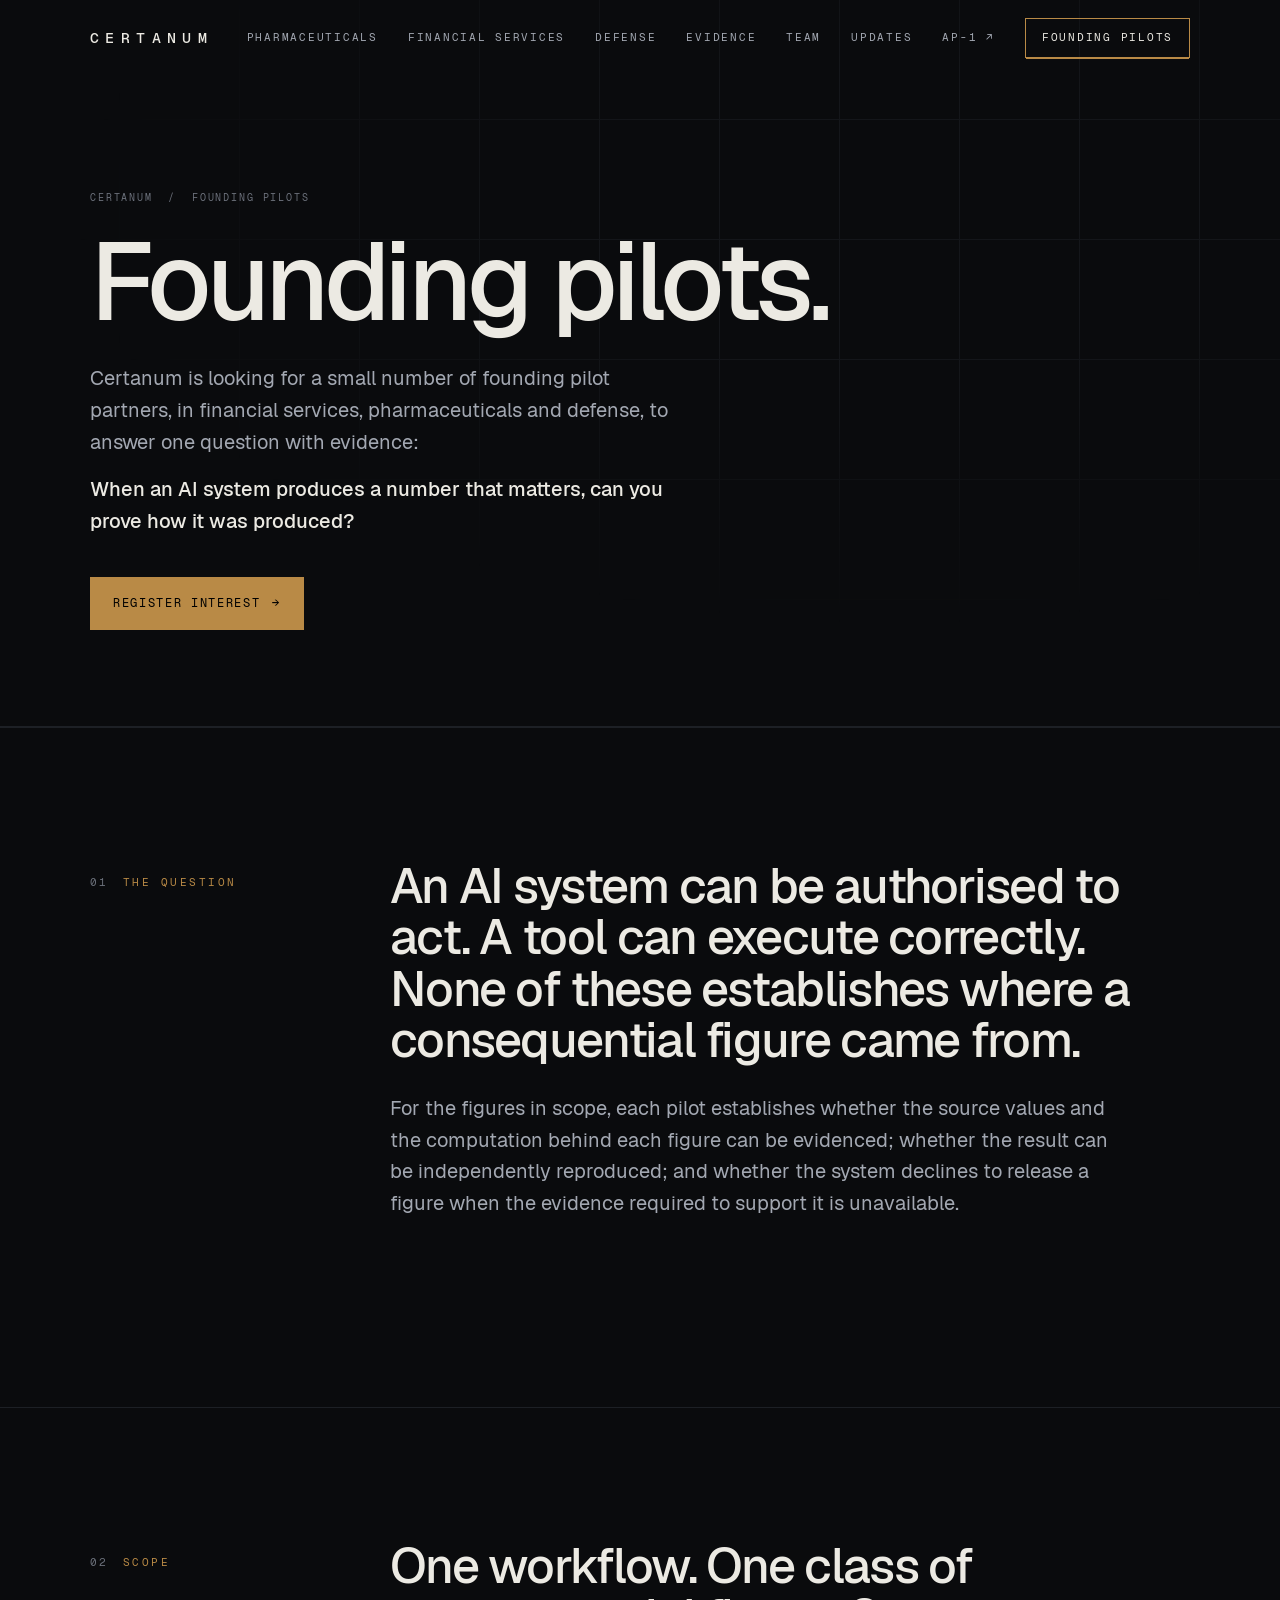
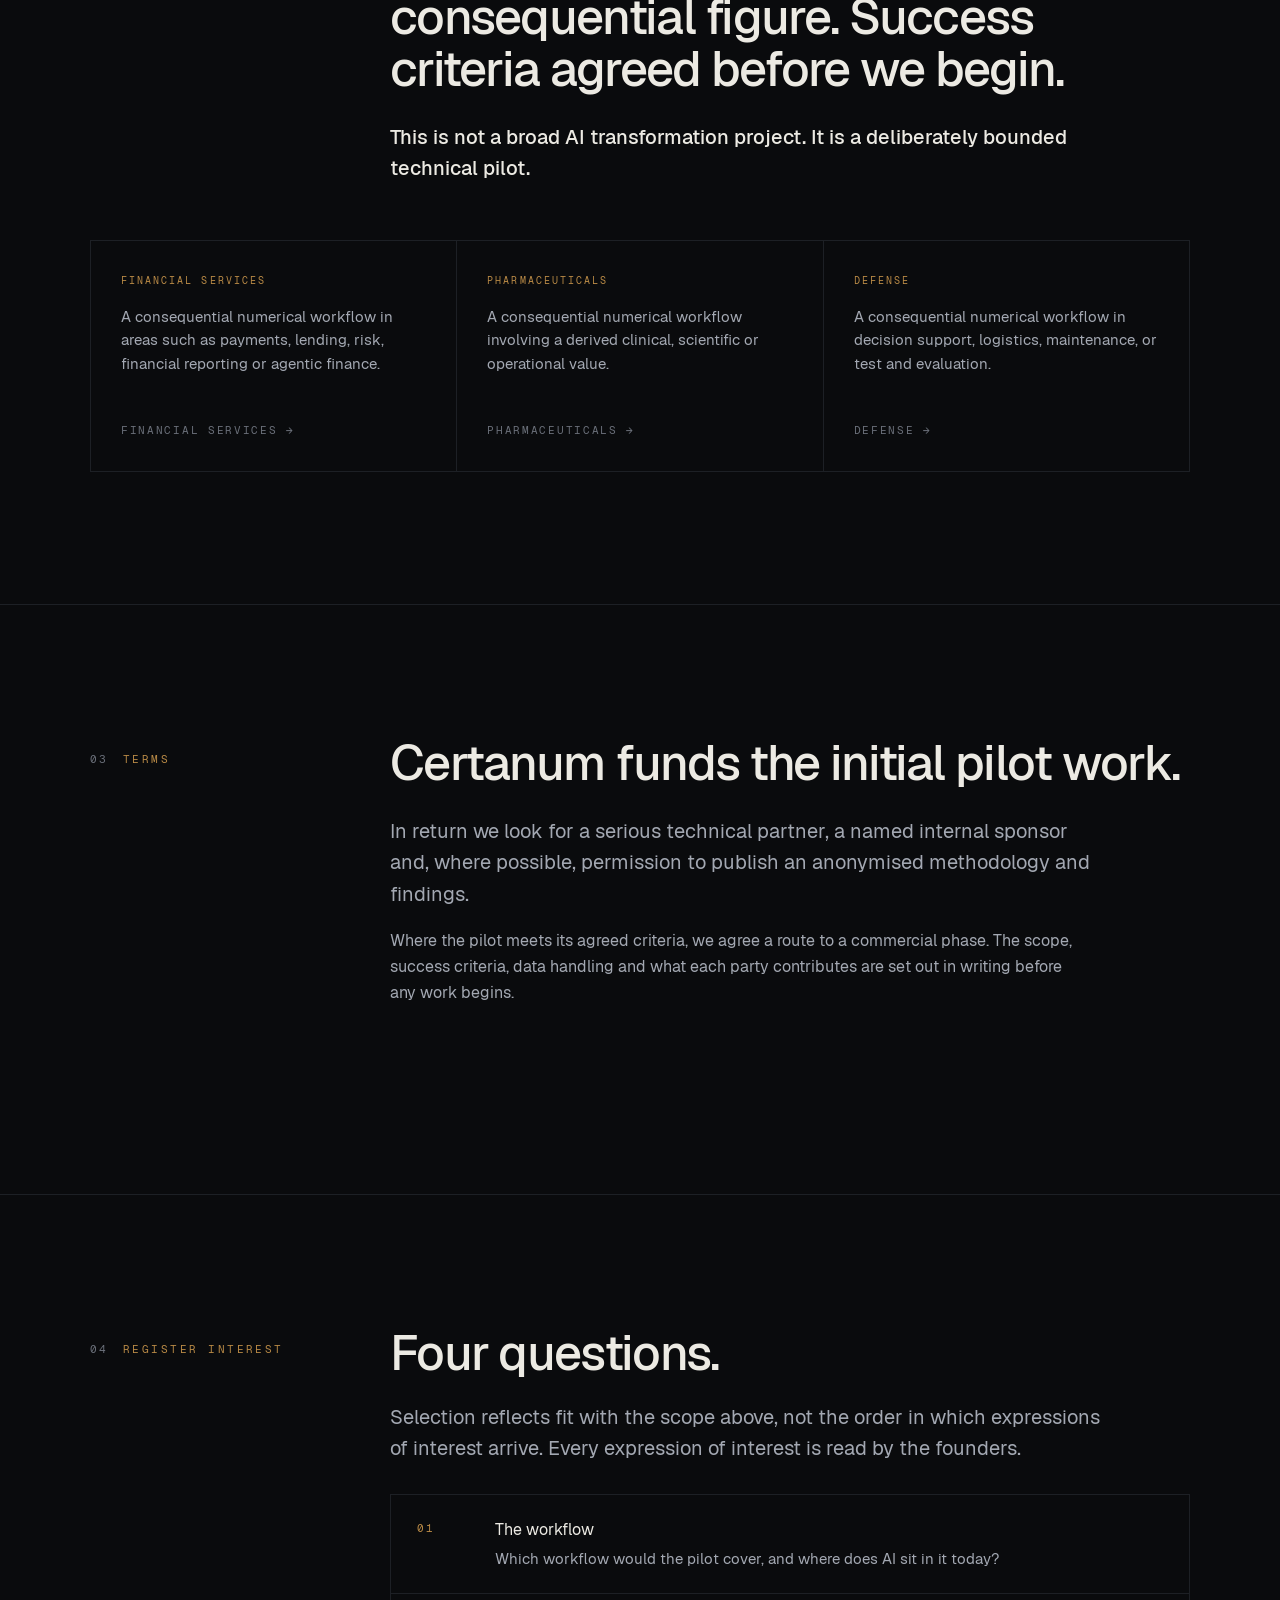
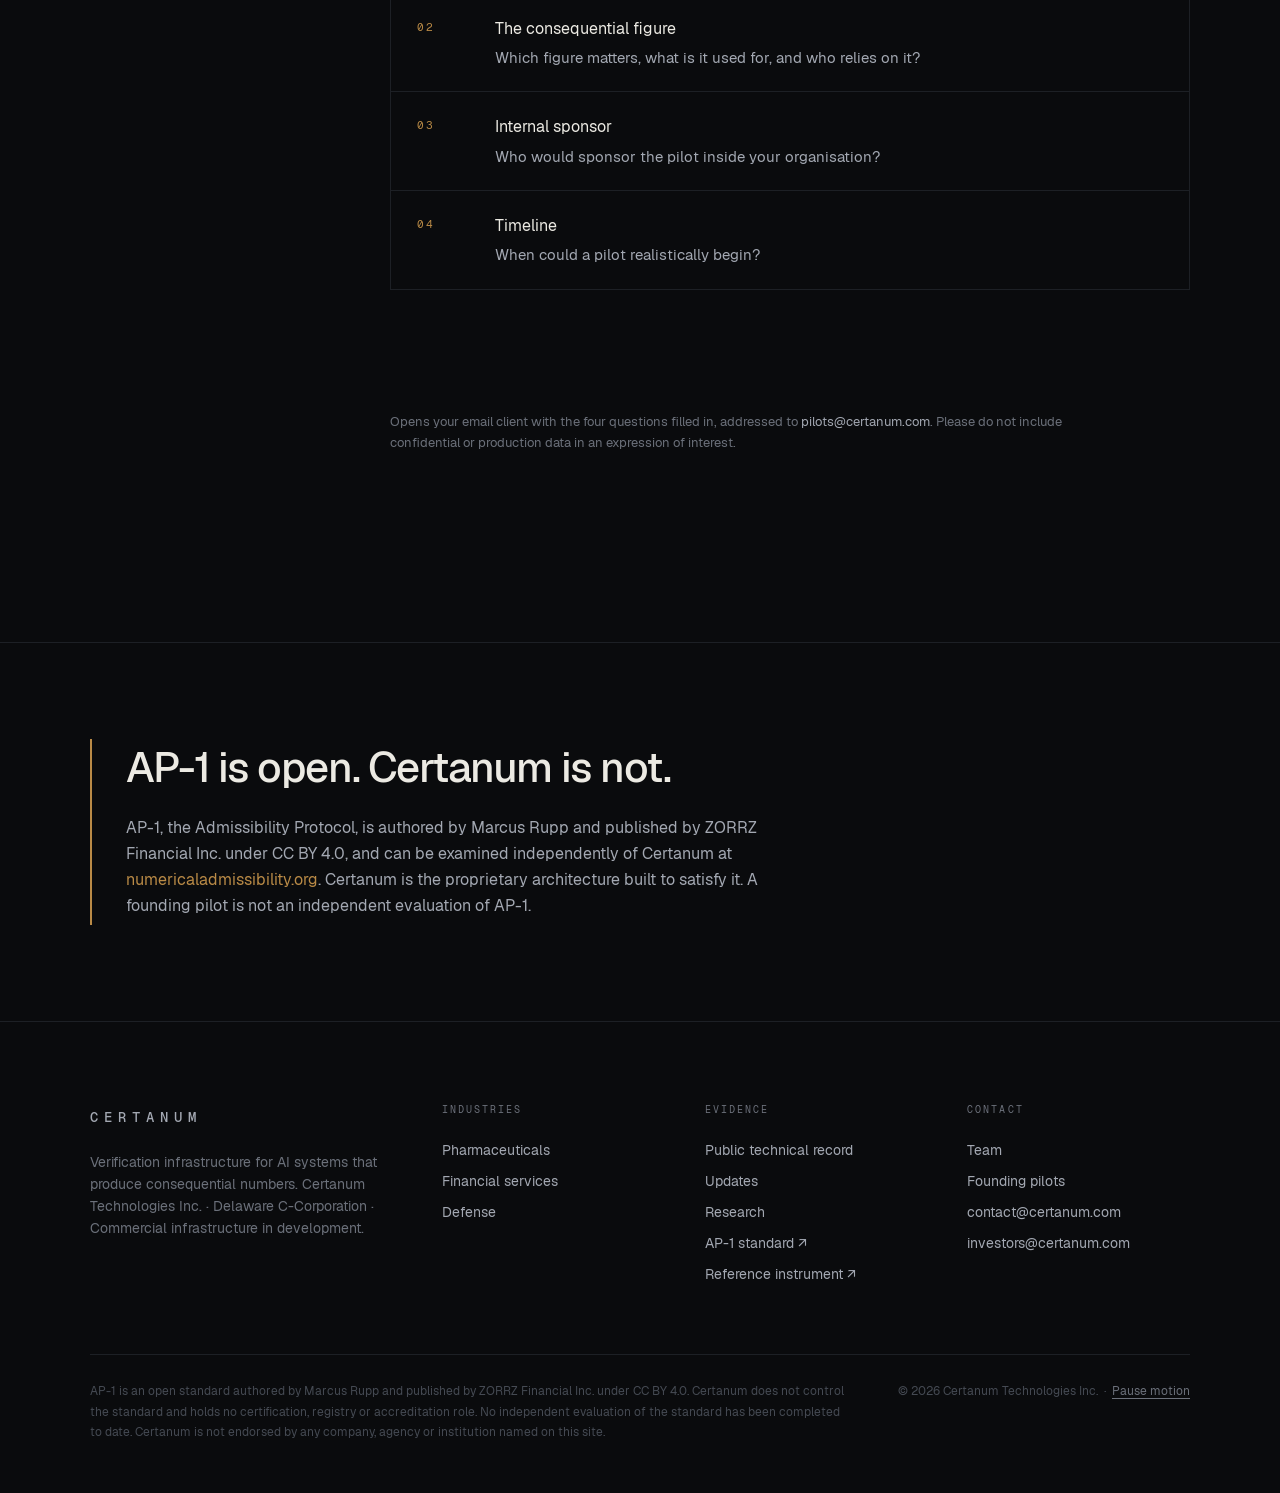
<file: pilots/index.html>
<!DOCTYPE html>
<html lang="en" class="no-js">
<head>

<meta charset="UTF-8">
<meta name="viewport" content="width=device-width, initial-scale=1.0">
<title>Founding Pilots — Certanum</title>
<meta name="description" content="Certanum is looking for a small number of founding pilot partners, in financial services, pharmaceuticals and defense, to establish with evidence how an AI system produced a consequential figure.">
<link rel="canonical" href="https://certanum.com/pilots/">
<link rel="describedby" href="/llms.txt">
<meta name="theme-color" content="#0A0B0D">
<meta property="og:title" content="Founding Pilots — Certanum">
<meta property="og:description" content="Certanum is looking for a small number of founding pilot partners, in financial services, pharmaceuticals and defense, to establish with evidence how an AI system produced a consequential figure.">
<meta property="og:type" content="website">
<meta property="og:url" content="https://certanum.com/pilots/">
<meta property="og:image" content="https://certanum.com/agentic_chain.png">
<meta name="twitter:card" content="summary_large_image">
<link rel="preload" href="/assets/fonts/Geist-Regular.woff2" as="font" type="font/woff2" crossorigin>
<link rel="preload" href="/assets/fonts/Geist-Medium.woff2" as="font" type="font/woff2" crossorigin>
<link rel="stylesheet" href="/assets/site.css">

</head>
<body><header class="hdr">
  <div class="in">
    <a class="logo" href="/" aria-label="Certanum — home">CERTANUM</a>
    <nav class="nav" aria-label="Main">
      <a href="/pharma/">Pharmaceuticals</a>
      <a href="/finance/">Financial services</a>
      <a href="/defense/">Defense</a>
      <a href="/evidence/">Evidence</a>
      <a href="/#leadership">Team</a>
      <a href="/updates/">Updates</a>
      <a href="https://numericaladmissibility.org">AP-1 &#8599;</a>
      <a class="cta" href="/pilots/" aria-current="page">Founding pilots</a>
    </nav>
    <button class="burger" aria-label="Menu" aria-expanded="false"><span></span><span></span><span></span></button>
  </div>
</header>
<main>
<section class="phero">
  <div class="hero-grid"></div>
  <div class="wrap">
    <div class="crumbs rv"><a href="/">Certanum</a> &nbsp;/&nbsp; Founding pilots</div>
    <h1 class="display rv d1" style="margin-top:22px">Founding pilots.</h1>
    <p class="lead rv d2">Certanum is looking for a small number of founding pilot partners, in financial services, pharmaceuticals and defense, to answer one question with evidence:</p>
    <p class="lead rv d3" style="margin-top:16px"><strong>When an AI system produces a number that matters, can you prove how it was produced?</strong></p>
    <div class="btns rv d4" style="margin-top:40px"><a class="btn primary" href="#interest">Register interest <span class="arr">&rarr;</span></a></div>
  </div>
</section>

<section class="sec">
  <div class="wrap">
    <div class="sec-head"><div class="eyebrow rv"><span class="n">01</span>The question</div>
      <div><h2 class="h2 rv">An AI system can be authorised to act. A tool can execute correctly. None of these establishes where a consequential figure came from.</h2>
      <p class="lead rv d1" style="margin-top:26px">For the figures in scope, each pilot establishes whether the source values and the computation behind each figure can be evidenced; whether the result can be independently reproduced; and whether the system declines to release a figure when the evidence required to support it is unavailable.</p></div></div>
  </div>
</section>

<section class="sec">
  <div class="wrap">
    <div class="sec-head"><div class="eyebrow rv"><span class="n">02</span>Scope</div>
      <div><h2 class="h2 rv">One workflow. One class of consequential figure. Success criteria agreed before we begin.</h2>
      <p class="lead rv d1" style="margin-top:26px"><strong>This is not a broad AI transformation project. It is a deliberately bounded technical pilot.</strong></p></div></div>
    <div class="cards">
      <a class="card rv" href="/finance/"><div class="k">Financial services</div><div class="d">A consequential numerical workflow in areas such as payments, lending, risk, financial reporting or agentic finance.</div><div class="go">Financial services &rarr;</div></a>
      <a class="card rv d1" href="/pharma/"><div class="k">Pharmaceuticals</div><div class="d">A consequential numerical workflow involving a derived clinical, scientific or operational value.</div><div class="go">Pharmaceuticals &rarr;</div></a>
      <a class="card rv d2" href="/defense/"><div class="k">Defense</div><div class="d">A consequential numerical workflow in decision support, logistics, maintenance, or test and evaluation.</div><div class="go">Defense &rarr;</div></a>
    </div>
  </div>
</section>

<section class="sec">
  <div class="wrap">
    <div class="sec-head"><div class="eyebrow rv"><span class="n">03</span>Terms</div>
      <div><h2 class="h2 rv">Certanum funds the initial pilot work.</h2>
      <p class="lead rv d1" style="margin-top:26px">In return we look for a serious technical partner, a named internal sponsor and, where possible, permission to publish an anonymised methodology and findings.</p>
      <p class="body rv d2" style="margin-top:18px">Where the pilot meets its agreed criteria, we agree a route to a commercial phase. The scope, success criteria, data handling and what each party contributes are set out in writing before any work begins.</p></div></div>
  </div>
</section>

<section class="sec" id="interest">
  <div class="wrap">
    <div class="sec-head"><div class="eyebrow rv"><span class="n">04</span>Register interest</div>
      <div><h2 class="h2 rv">Four questions.</h2>
      <p class="lead rv d1" style="margin-top:22px">Selection reflects fit with the scope above, not the order in which expressions of interest arrive. Every expression of interest is read by the founders.</p>
      <div class="rv d2"><div class="q">
    <div class="row"><div class="k">01</div><div><div class="h">The workflow</div><div class="d">Which workflow would the pilot cover, and where does AI sit in it today?</div></div></div>
    <div class="row"><div class="k">02</div><div><div class="h">The consequential figure</div><div class="d">Which figure matters, what is it used for, and who relies on it?</div></div></div>
    <div class="row"><div class="k">03</div><div><div class="h">Internal sponsor</div><div class="d">Who would sponsor the pilot inside your organisation?</div></div></div>
    <div class="row"><div class="k">04</div><div><div class="h">Timeline</div><div class="d">When could a pilot realistically begin?</div></div></div>
  </div>
  </div>
      <div class="btns rv" style="margin-top:34px"><a class="btn primary" href="mailto:pilots@certanum.com?subject=Founding%20pilot%20%E2%80%94%20expression%20of%20interest&body=Organisation%3A%0ASector%20%28financial%20services%20/%20pharmaceuticals%20/%20defense%29%3A%0A%0A1.%20The%20workflow%0AWhich%20workflow%20would%20the%20pilot%20cover%2C%20and%20where%20does%20AI%20sit%20in%20it%20today%3F%0A%0A2.%20The%20consequential%20figure%0AWhich%20figure%20matters%20%E2%80%94%20what%20is%20it%20used%20for%2C%20and%20who%20relies%20on%20it%3F%0A%0A3.%20Internal%20sponsor%0AWho%20would%20sponsor%20the%20pilot%20internally%20%28name%20and%20role%29%3F%0A%0A4.%20Timeline%0AWhen%20could%20a%20pilot%20realistically%20start%3F%0A%0AName%2C%20role%20and%20contact%3A%0A">Register interest <span class="arr">&rarr;</span></a></div>
      <p class="note">Opens your email client with the four questions filled in, addressed to <a href="mailto:pilots@certanum.com">pilots@certanum.com</a>. Please do not include confidential or production data in an expression of interest.</p>
      </div></div>
  </div>
</section>

<section class="sec tight">
  <div class="wrap">
    <div class="boundary rv"><div class="hard">AP-1 is open. Certanum is not.</div>
    <p class="body">AP-1, the Admissibility Protocol, is authored by Marcus Rupp and published by ZORRZ Financial Inc. under CC BY 4.0, and can be examined independently of Certanum at <a href="https://numericaladmissibility.org">numericaladmissibility.org</a>. Certanum is the proprietary architecture built to satisfy it. A founding pilot is not an independent evaluation of AP-1.</p></div>
  </div>
</section>
</main>
<footer class="ftr">
  <div class="wrap">
    <div class="fgrid">
      <div>
        <a class="logo" href="/">CERTANUM</a>
        <p>Verification infrastructure for AI systems that produce consequential numbers. Certanum Technologies Inc. &middot; Delaware C-Corporation &middot; Commercial infrastructure in development.</p>
      </div>
      <div>
        <h4>Industries</h4>
        <a href="/pharma/">Pharmaceuticals</a>
        <a href="/finance/">Financial services</a>
        <a href="/defense/">Defense</a>
      </div>
      <div>
        <h4>Evidence</h4>
        <a href="/evidence/">Public technical record</a>
        <a href="/updates/">Updates</a>
        <a href="/research/">Research</a>
        <a href="https://numericaladmissibility.org">AP-1 standard &#8599;</a>
        <a href="https://github.com/zorrzai/ap1-run">Reference instrument &#8599;</a>
      </div>
      <div>
        <h4>Contact</h4>
        <a href="/#leadership">Team</a>
        <a href="/pilots/">Founding pilots</a>
        <a href="mailto:contact@certanum.com">contact@certanum.com</a>
        <a href="mailto:investors@certanum.com">investors@certanum.com</a>
      </div>
    </div>
    <div class="fbot">
      <p>AP-1 is an open standard authored by Marcus Rupp and published by ZORRZ Financial Inc. under CC BY 4.0. Certanum does not control the standard and holds no certification, registry or accreditation role. No independent evaluation of the standard has been completed to date. Certanum is not endorsed by any company, agency or institution named on this site.</p>
      <p>&copy; 2026 Certanum Technologies Inc. &nbsp;&middot;&nbsp; <button type="button" class="motion-tog" data-motion aria-pressed="false">Pause motion</button></p>
    </div>
  </div>
</footer>
<script src="/assets/site.js" defer></script>
</body>
</html>
</file>
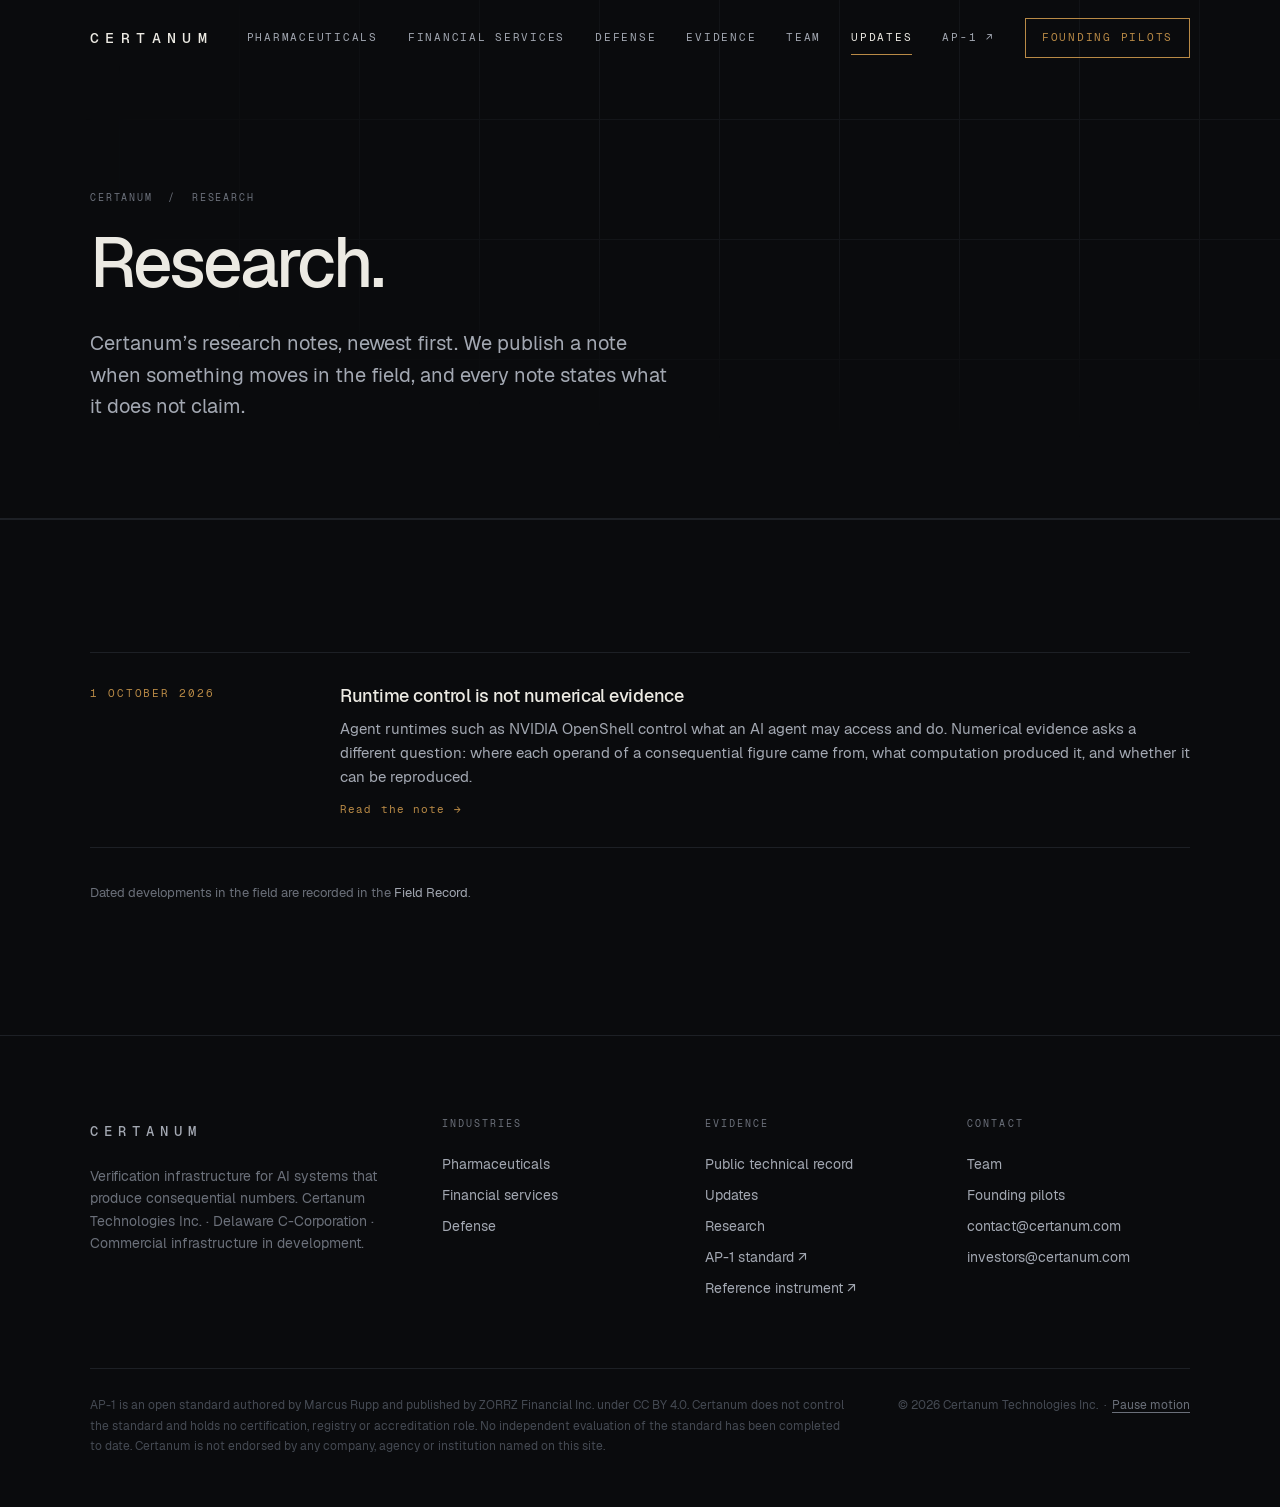
<file: research/index.html>
<!DOCTYPE html>
<html lang="en" class="no-js">
<head>

<meta charset="UTF-8">
<meta name="viewport" content="width=device-width, initial-scale=1.0">
<title>Research | Certanum</title>
<meta name="description" content="Research from Certanum on numerical evidence for AI systems, newest first. Each note states what it does not claim.">
<link rel="canonical" href="https://certanum.com/research/">
<link rel="describedby" href="/llms.txt">
<meta name="theme-color" content="#0A0B0D">
<meta property="og:title" content="Research | Certanum">
<meta property="og:description" content="Research from Certanum on numerical evidence for AI systems, newest first. Each note states what it does not claim.">
<meta property="og:type" content="website">
<meta property="og:url" content="https://certanum.com/research/">
<meta property="og:image" content="https://certanum.com/agentic_chain.png">
<meta name="twitter:card" content="summary_large_image">
<link rel="preload" href="/assets/fonts/Geist-Regular.woff2" as="font" type="font/woff2" crossorigin>
<link rel="preload" href="/assets/fonts/Geist-Medium.woff2" as="font" type="font/woff2" crossorigin>
<link rel="stylesheet" href="/assets/site.css">

</head>
<body><header class="hdr">
  <div class="in">
    <a class="logo" href="/" aria-label="Certanum — home">CERTANUM</a>
    <nav class="nav" aria-label="Main">
      <a href="/pharma/">Pharmaceuticals</a>
      <a href="/finance/">Financial services</a>
      <a href="/defense/">Defense</a>
      <a href="/evidence/">Evidence</a>
      <a href="/#leadership">Team</a>
      <a href="/updates/" aria-current="page">Updates</a>
      <a href="https://numericaladmissibility.org">AP-1 &#8599;</a>
      <a class="cta" href="/pilots/">Founding pilots</a>
    </nav>
    <button class="burger" aria-label="Menu" aria-expanded="false"><span></span><span></span><span></span></button>
  </div>
</header>
<main>
<section class="phero">
  <div class="hero-grid"></div>
  <div class="wrap">
    <div class="crumbs rv"><a href="/">Certanum</a> &nbsp;/&nbsp; Research</div>
    <h1 class="h1 rv d1">Research.</h1>
    <p class="lead rv d2">Certanum&rsquo;s research notes, newest first. We publish a note when something moves in the field, and every note states what it does not claim.</p>
  </div>
</section>
<section class="sec">
  <div class="wrap">
    <div class="elist">
      <div class="eitem rv"><div class="k"><time datetime="2026-10-01">1 October 2026</time></div><div><div class="t">Runtime control is not numerical evidence</div><div class="d">Agent runtimes such as NVIDIA OpenShell control what an AI agent may access and do. Numerical evidence asks a different question: where each operand of a consequential figure came from, what computation produced it, and whether it can be reproduced.</div><div class="l"><a href="/research/runtime-control/">Read the note &rarr;</a></div></div></div>
    </div>
    <p class="note">Dated developments in the field are recorded in the <a href="/updates/#field-record">Field Record</a>.</p>
  </div>
</section>
</main>
<footer class="ftr">
  <div class="wrap">
    <div class="fgrid">
      <div>
        <a class="logo" href="/">CERTANUM</a>
        <p>Verification infrastructure for AI systems that produce consequential numbers. Certanum Technologies Inc. &middot; Delaware C-Corporation &middot; Commercial infrastructure in development.</p>
      </div>
      <div>
        <h4>Industries</h4>
        <a href="/pharma/">Pharmaceuticals</a>
        <a href="/finance/">Financial services</a>
        <a href="/defense/">Defense</a>
      </div>
      <div>
        <h4>Evidence</h4>
        <a href="/evidence/">Public technical record</a>
        <a href="/updates/">Updates</a>
        <a href="/research/">Research</a>
        <a href="https://numericaladmissibility.org">AP-1 standard &#8599;</a>
        <a href="https://github.com/zorrzai/ap1-run">Reference instrument &#8599;</a>
      </div>
      <div>
        <h4>Contact</h4>
        <a href="/#leadership">Team</a>
        <a href="/pilots/">Founding pilots</a>
        <a href="mailto:contact@certanum.com">contact@certanum.com</a>
        <a href="mailto:investors@certanum.com">investors@certanum.com</a>
      </div>
    </div>
    <div class="fbot">
      <p>AP-1 is an open standard authored by Marcus Rupp and published by ZORRZ Financial Inc. under CC BY 4.0. Certanum does not control the standard and holds no certification, registry or accreditation role. No independent evaluation of the standard has been completed to date. Certanum is not endorsed by any company, agency or institution named on this site.</p>
      <p>&copy; 2026 Certanum Technologies Inc. &nbsp;&middot;&nbsp; <button type="button" class="motion-tog" data-motion aria-pressed="false">Pause motion</button></p>
    </div>
  </div>
</footer>
<script src="/assets/site.js" defer></script>
</body>
</html>
</file>
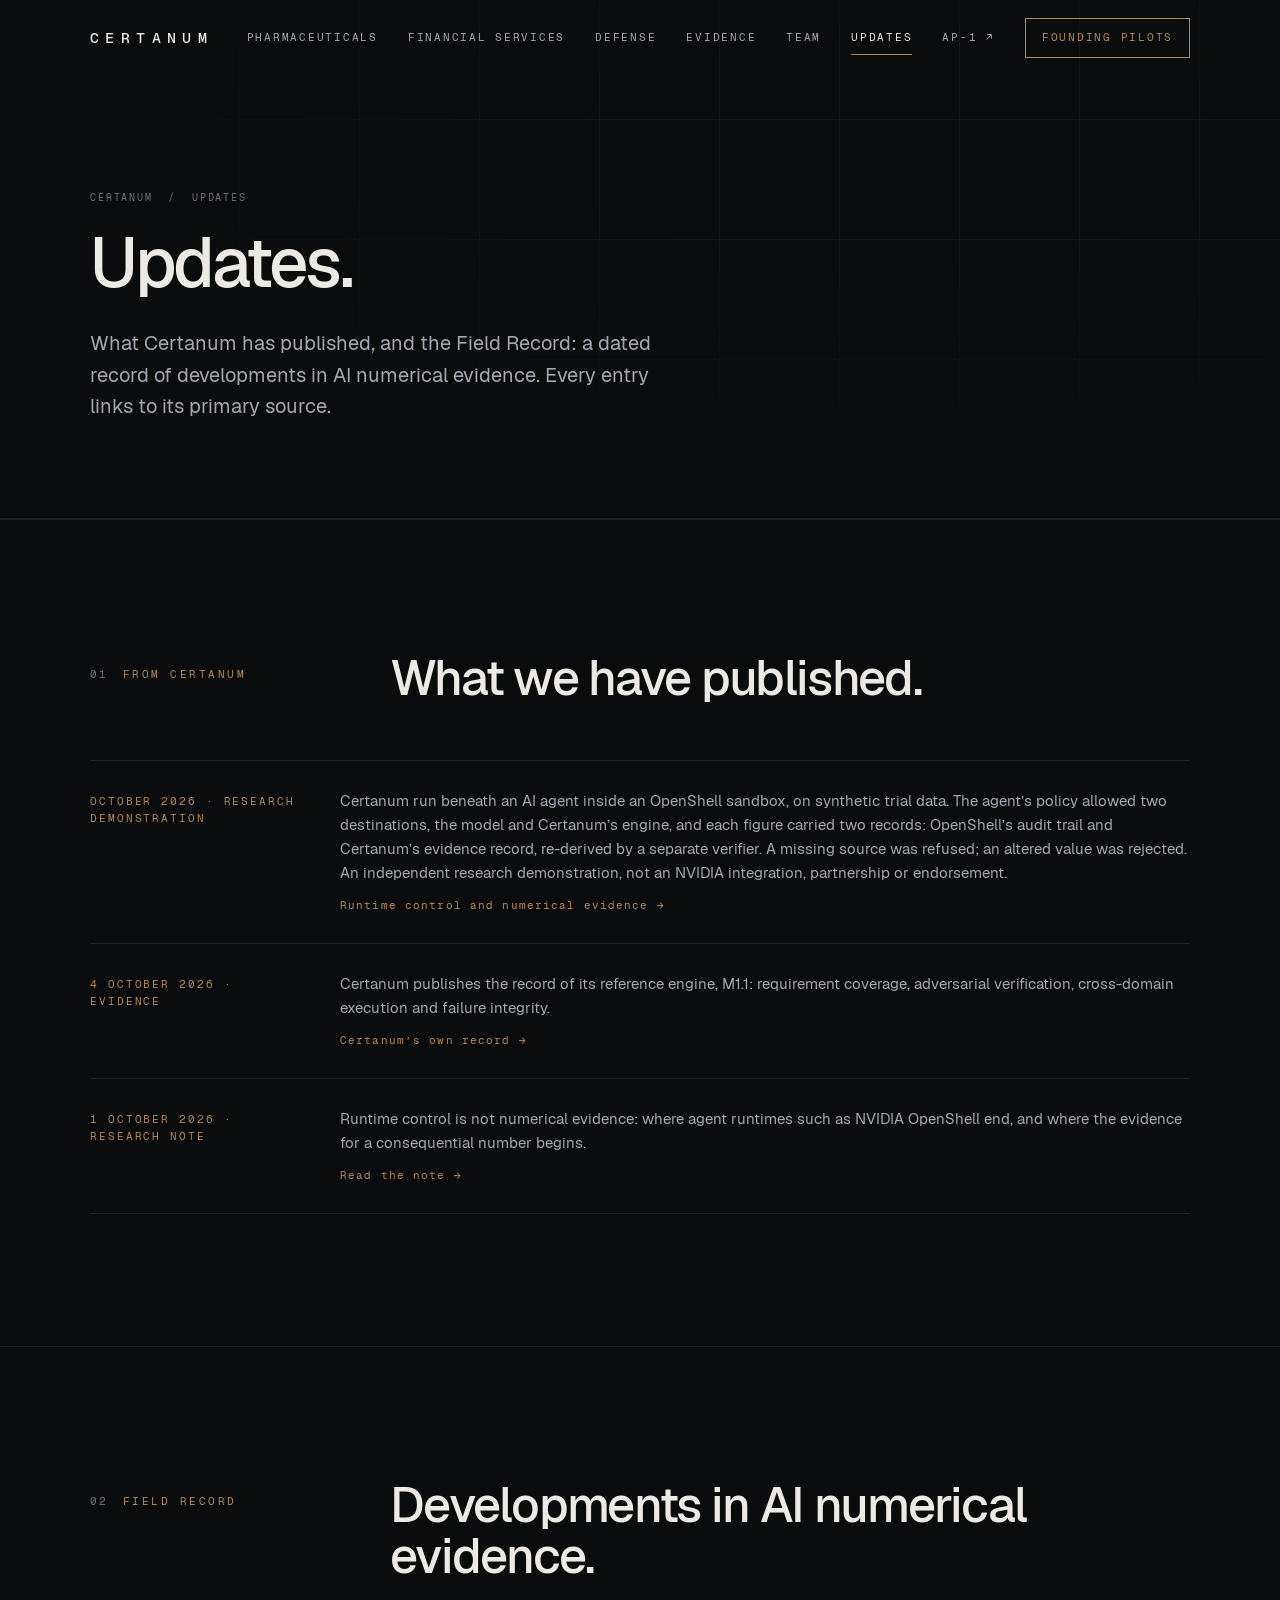
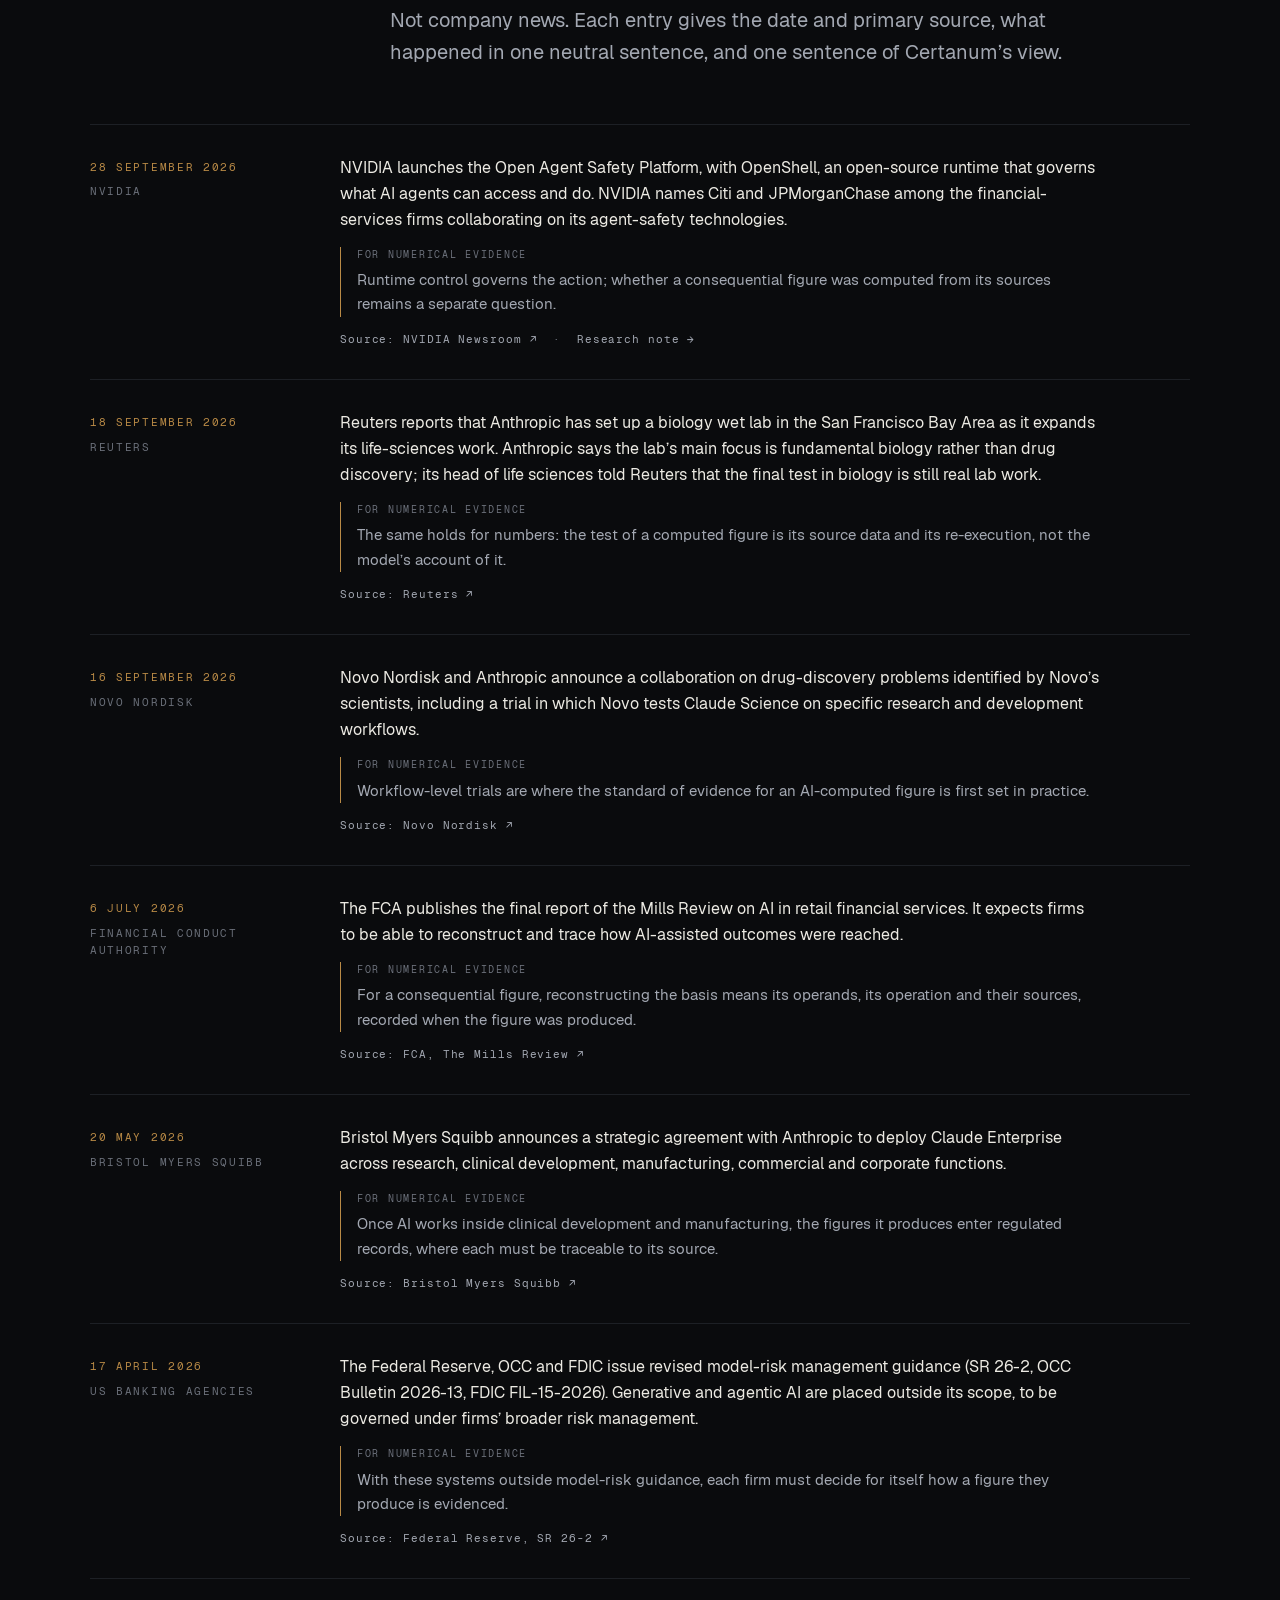
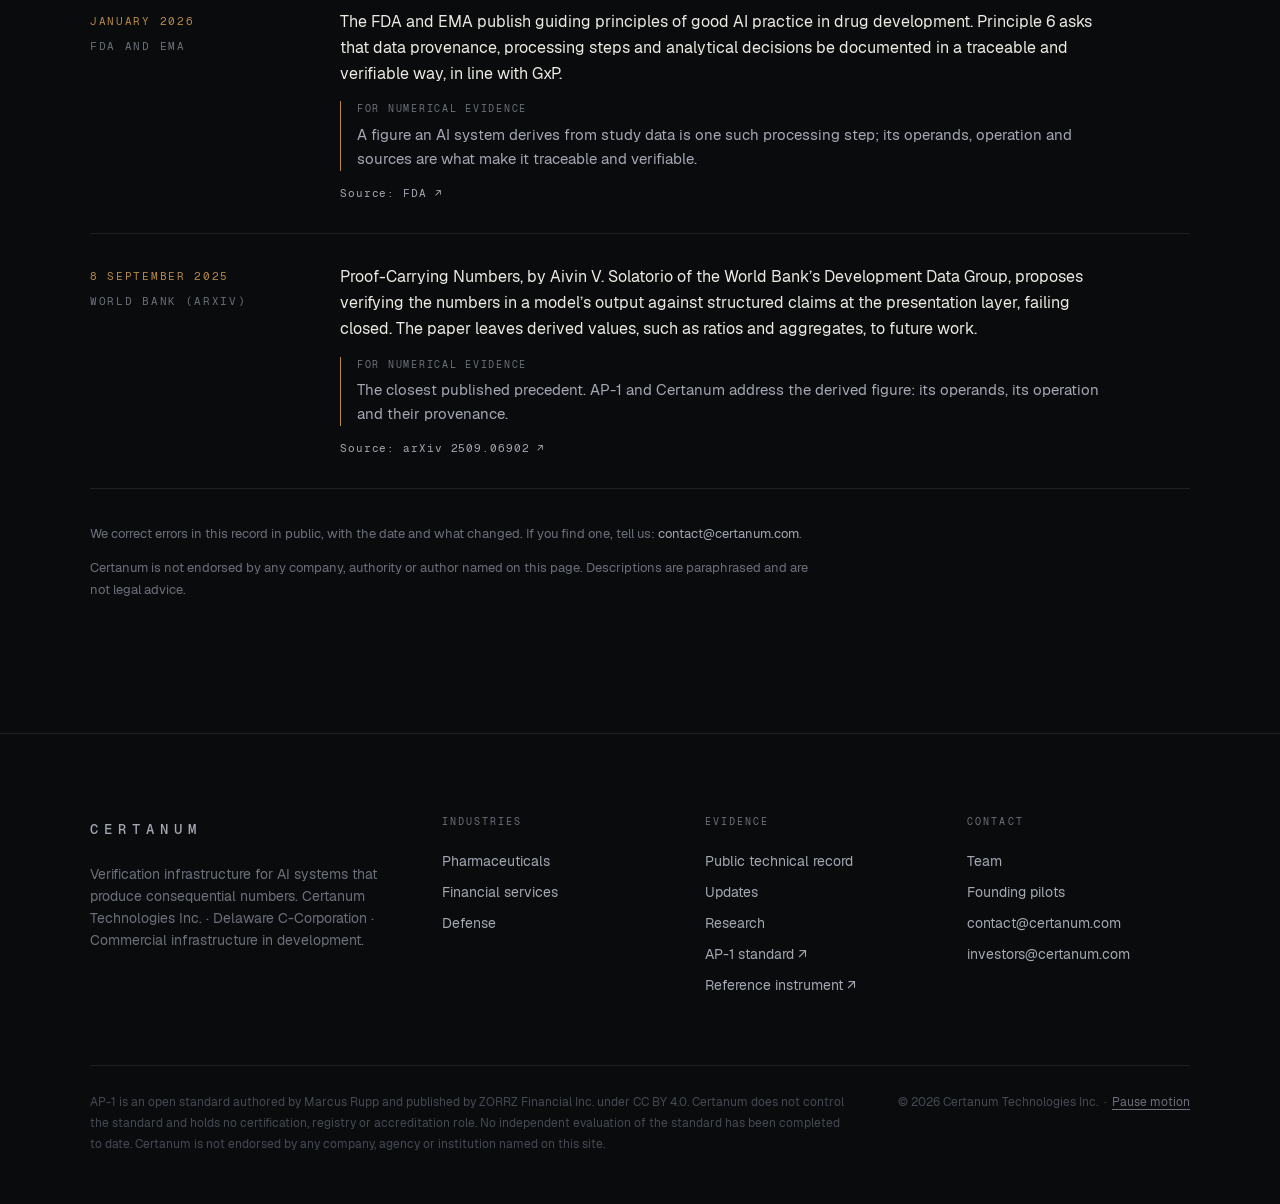
<file: updates/index.html>
<!DOCTYPE html>
<html lang="en" class="no-js">
<head>

<meta charset="UTF-8">
<meta name="viewport" content="width=device-width, initial-scale=1.0">
<title>Updates and Field Record | Certanum</title>
<meta name="description" content="Updates from Certanum, and the Field Record: a dated, sourced record of developments in AI numerical evidence, each linked to its primary source, with corrections made in public.">
<link rel="canonical" href="https://certanum.com/updates/">
<link rel="describedby" href="/llms.txt">
<meta name="theme-color" content="#0A0B0D">
<meta property="og:title" content="Updates and Field Record | Certanum">
<meta property="og:description" content="Updates from Certanum, and the Field Record: a dated, sourced record of developments in AI numerical evidence, each linked to its primary source, with corrections made in public.">
<meta property="og:type" content="website">
<meta property="og:url" content="https://certanum.com/updates/">
<meta property="og:image" content="https://certanum.com/agentic_chain.png">
<meta name="twitter:card" content="summary_large_image">
<link rel="preload" href="/assets/fonts/Geist-Regular.woff2" as="font" type="font/woff2" crossorigin>
<link rel="preload" href="/assets/fonts/Geist-Medium.woff2" as="font" type="font/woff2" crossorigin>
<link rel="stylesheet" href="/assets/site.css">
<script type="application/ld+json">
{
 "@context": "https://schema.org",
 "@type": "CollectionPage",
 "name": "Updates and Field Record",
 "url": "https://certanum.com/updates/",
 "description": "Updates from Certanum, and the Field Record: a dated, sourced record of developments in AI numerical evidence, each linked to its primary source, with corrections made in public.",
 "dateModified": "2026-10-06",
 "publisher": {
  "@type": "Organization",
  "name": "Certanum Technologies Inc.",
  "url": "https://certanum.com/"
 }
}
</script>
</head>
<body><header class="hdr">
  <div class="in">
    <a class="logo" href="/" aria-label="Certanum — home">CERTANUM</a>
    <nav class="nav" aria-label="Main">
      <a href="/pharma/">Pharmaceuticals</a>
      <a href="/finance/">Financial services</a>
      <a href="/defense/">Defense</a>
      <a href="/evidence/">Evidence</a>
      <a href="/#leadership">Team</a>
      <a href="/updates/" aria-current="page">Updates</a>
      <a href="https://numericaladmissibility.org">AP-1 &#8599;</a>
      <a class="cta" href="/pilots/">Founding pilots</a>
    </nav>
    <button class="burger" aria-label="Menu" aria-expanded="false"><span></span><span></span><span></span></button>
  </div>
</header>
<main>
<section class="phero">
  <div class="hero-grid"></div>
  <div class="wrap">
    <div class="crumbs rv"><a href="/">Certanum</a> &nbsp;/&nbsp; Updates</div>
    <h1 class="h1 rv d1">Updates.</h1>
    <p class="lead rv d2">What Certanum has published, and the Field Record: a dated record of developments in AI numerical evidence. Every entry links to its primary source.</p>
  </div>
</section>
<section class="sec">
  <div class="wrap">
    <div class="sec-head"><div class="eyebrow rv"><span class="n">01</span>From Certanum</div>
      <div><h2 class="h2 rv">What we have published.</h2></div></div>
    <div class="elist">
      <div class="eitem rv"><div class="k">October 2026 &middot; Research demonstration</div><div><div class="d">Certanum run beneath an AI agent inside an OpenShell sandbox, on synthetic trial data. The agent&rsquo;s policy allowed two destinations, the model and Certanum&rsquo;s engine, and each figure carried two records: OpenShell&rsquo;s audit trail and Certanum&rsquo;s evidence record, re-derived by a separate verifier. A missing source was refused; an altered value was rejected. An independent research demonstration, not an NVIDIA integration, partnership or endorsement.</div><div class="l"><a href="/research/runtime-control/">Runtime control and numerical evidence &rarr;</a></div></div></div>
      <div class="eitem rv"><div class="k">4 October 2026 &middot; Evidence</div><div><div class="d">Certanum publishes the record of its reference engine, M1.1: requirement coverage, adversarial verification, cross-domain execution and failure integrity.</div><div class="l"><a href="/evidence/#certanum">Certanum&rsquo;s own record &rarr;</a></div></div></div>
      <div class="eitem rv"><div class="k">1 October 2026 &middot; Research note</div><div><div class="d">Runtime control is not numerical evidence: where agent runtimes such as NVIDIA OpenShell end, and where the evidence for a consequential number begins.</div><div class="l"><a href="/research/runtime-control/">Read the note &rarr;</a></div></div></div>
    </div>
  </div>
</section>

<section class="sec" id="field-record">
  <div class="wrap">
    <div class="sec-head"><div class="eyebrow rv"><span class="n">02</span>Field Record</div>
      <div><h2 class="h2 rv">Developments in AI numerical evidence.</h2>
      <p class="lead rv d1" style="margin-top:22px">Not company news. Each entry gives the date and primary source, what happened in one neutral sentence, and one sentence of Certanum&rsquo;s view.</p></div></div>
    <div class="frlist">
      <article class="fr rv" id="fr-2026-09-28">
        <div class="fr-d"><time datetime="2026-09-28">28 September 2026</time><span>NVIDIA</span></div>
        <div class="fr-b">
          <p class="fr-w">NVIDIA launches the Open Agent Safety Platform, with OpenShell, an open-source runtime that governs what AI agents can access and do. NVIDIA names Citi and JPMorganChase among the financial-services firms collaborating on its agent-safety technologies.</p>
          <p class="fr-v"><span>For numerical evidence</span>Runtime control governs the action; whether a consequential figure was computed from its sources remains a separate question.</p>
          <p class="fr-l"><a href="https://nvidianews.nvidia.com/news/open-agent-safety-platform">Source: NVIDIA Newsroom &#8599;</a> &nbsp;&middot;&nbsp; <a href="/research/runtime-control/">Research note &rarr;</a></p>
        </div>
      </article>
      <article class="fr rv" id="fr-2026-09-18">
        <div class="fr-d"><time datetime="2026-09-18">18 September 2026</time><span>Reuters</span></div>
        <div class="fr-b">
          <p class="fr-w">Reuters reports that Anthropic has set up a biology wet lab in the San Francisco Bay Area as it expands its life-sciences work. Anthropic says the lab&rsquo;s main focus is fundamental biology rather than drug discovery; its head of life sciences told Reuters that the final test in biology is still real lab work.</p>
          <p class="fr-v"><span>For numerical evidence</span>The same holds for numbers: the test of a computed figure is its source data and its re-execution, not the model&rsquo;s account of it.</p>
          <p class="fr-l"><a href="https://www.reuters.com/world/anthropic-quietly-sets-up-biology-lab-it-ramps-ai-drug-program-2026-09-18/">Source: Reuters &#8599;</a></p>
        </div>
      </article>
      <article class="fr rv" id="fr-2026-09-16">
        <div class="fr-d"><time datetime="2026-09-16">16 September 2026</time><span>Novo Nordisk</span></div>
        <div class="fr-b">
          <p class="fr-w">Novo Nordisk and Anthropic announce a collaboration on drug-discovery problems identified by Novo&rsquo;s scientists, including a trial in which Novo tests Claude Science on specific research and development workflows.</p>
          <p class="fr-v"><span>For numerical evidence</span>Workflow-level trials are where the standard of evidence for an AI-computed figure is first set in practice.</p>
          <p class="fr-l"><a href="https://www.novonordisk.com/content/nncorp/global/en/news-and-media/news-and-ir-materials/news-details.html?id=916768">Source: Novo Nordisk &#8599;</a></p>
        </div>
      </article>
      <article class="fr rv" id="fr-2026-07-06">
        <div class="fr-d"><time datetime="2026-07-06">6 July 2026</time><span>Financial Conduct Authority</span></div>
        <div class="fr-b">
          <p class="fr-w">The FCA publishes the final report of the Mills Review on AI in retail financial services. It expects firms to be able to reconstruct and trace how AI-assisted outcomes were reached.</p>
          <p class="fr-v"><span>For numerical evidence</span>For a consequential figure, reconstructing the basis means its operands, its operation and their sources, recorded when the figure was produced.</p>
          <p class="fr-l"><a href="https://www.fca.org.uk/publication/corporate/the-mills-review.pdf">Source: FCA, The Mills Review &#8599;</a></p>
        </div>
      </article>
      <article class="fr rv" id="fr-2026-05-20">
        <div class="fr-d"><time datetime="2026-05-20">20 May 2026</time><span>Bristol Myers Squibb</span></div>
        <div class="fr-b">
          <p class="fr-w">Bristol Myers Squibb announces a strategic agreement with Anthropic to deploy Claude Enterprise across research, clinical development, manufacturing, commercial and corporate functions.</p>
          <p class="fr-v"><span>For numerical evidence</span>Once AI works inside clinical development and manufacturing, the figures it produces enter regulated records, where each must be traceable to its source.</p>
          <p class="fr-l"><a href="https://news.bms.com/news/details/2026/Bristol-Myers-Squibb-Announces-Strategic-Agreement-with-Anthropic-to-Position-Claude-Enterprise-as-the-Shared-Intelligence-Platform-Across-Its-Global-Operations/default.aspx">Source: Bristol Myers Squibb &#8599;</a></p>
        </div>
      </article>
      <article class="fr rv" id="fr-2026-04-17">
        <div class="fr-d"><time datetime="2026-04-17">17 April 2026</time><span>US banking agencies</span></div>
        <div class="fr-b">
          <p class="fr-w">The Federal Reserve, OCC and FDIC issue revised model-risk management guidance (SR 26-2, OCC Bulletin 2026-13, FDIC FIL-15-2026). Generative and agentic AI are placed outside its scope, to be governed under firms&rsquo; broader risk management.</p>
          <p class="fr-v"><span>For numerical evidence</span>With these systems outside model-risk guidance, each firm must decide for itself how a figure they produce is evidenced.</p>
          <p class="fr-l"><a href="https://www.federalreserve.gov/supervisionreg/srletters/SR2602.pdf">Source: Federal Reserve, SR 26-2 &#8599;</a></p>
        </div>
      </article>
      <article class="fr rv" id="fr-2026-01">
        <div class="fr-d"><time datetime="2026-01">January 2026</time><span>FDA and EMA</span></div>
        <div class="fr-b">
          <p class="fr-w">The FDA and EMA publish guiding principles of good AI practice in drug development. Principle 6 asks that data provenance, processing steps and analytical decisions be documented in a traceable and verifiable way, in line with GxP.</p>
          <p class="fr-v"><span>For numerical evidence</span>A figure an AI system derives from study data is one such processing step; its operands, operation and sources are what make it traceable and verifiable.</p>
          <p class="fr-l"><a href="https://www.fda.gov/media/189581/download">Source: FDA &#8599;</a></p>
        </div>
      </article>
      <article class="fr rv" id="fr-2025-09-08">
        <div class="fr-d"><time datetime="2025-09-08">8 September 2025</time><span>World Bank (arXiv)</span></div>
        <div class="fr-b">
          <p class="fr-w">Proof-Carrying Numbers, by Aivin V. Solatorio of the World Bank&rsquo;s Development Data Group, proposes verifying the numbers in a model&rsquo;s output against structured claims at the presentation layer, failing closed. The paper leaves derived values, such as ratios and aggregates, to future work.</p>
          <p class="fr-v"><span>For numerical evidence</span>The closest published precedent. AP-1 and Certanum address the derived figure: its operands, its operation and their provenance.</p>
          <p class="fr-l"><a href="https://arxiv.org/abs/2509.06902">Source: arXiv 2509.06902 &#8599;</a></p>
        </div>
      </article>
    </div>
    <p class="note">We correct errors in this record in public, with the date and what changed. If you find one, tell us: <a href="mailto:contact@certanum.com">contact@certanum.com</a>.</p>
    <p class="note" style="margin-top:12px">Certanum is not endorsed by any company, authority or author named on this page. Descriptions are paraphrased and are not legal advice.</p>
  </div>
</section>
</main>
<footer class="ftr">
  <div class="wrap">
    <div class="fgrid">
      <div>
        <a class="logo" href="/">CERTANUM</a>
        <p>Verification infrastructure for AI systems that produce consequential numbers. Certanum Technologies Inc. &middot; Delaware C-Corporation &middot; Commercial infrastructure in development.</p>
      </div>
      <div>
        <h4>Industries</h4>
        <a href="/pharma/">Pharmaceuticals</a>
        <a href="/finance/">Financial services</a>
        <a href="/defense/">Defense</a>
      </div>
      <div>
        <h4>Evidence</h4>
        <a href="/evidence/">Public technical record</a>
        <a href="/updates/">Updates</a>
        <a href="/research/">Research</a>
        <a href="https://numericaladmissibility.org">AP-1 standard &#8599;</a>
        <a href="https://github.com/zorrzai/ap1-run">Reference instrument &#8599;</a>
      </div>
      <div>
        <h4>Contact</h4>
        <a href="/#leadership">Team</a>
        <a href="/pilots/">Founding pilots</a>
        <a href="mailto:contact@certanum.com">contact@certanum.com</a>
        <a href="mailto:investors@certanum.com">investors@certanum.com</a>
      </div>
    </div>
    <div class="fbot">
      <p>AP-1 is an open standard authored by Marcus Rupp and published by ZORRZ Financial Inc. under CC BY 4.0. Certanum does not control the standard and holds no certification, registry or accreditation role. No independent evaluation of the standard has been completed to date. Certanum is not endorsed by any company, agency or institution named on this site.</p>
      <p>&copy; 2026 Certanum Technologies Inc. &nbsp;&middot;&nbsp; <button type="button" class="motion-tog" data-motion aria-pressed="false">Pause motion</button></p>
    </div>
  </div>
</footer>
<script src="/assets/site.js" defer></script>
</body>
</html>
</file>
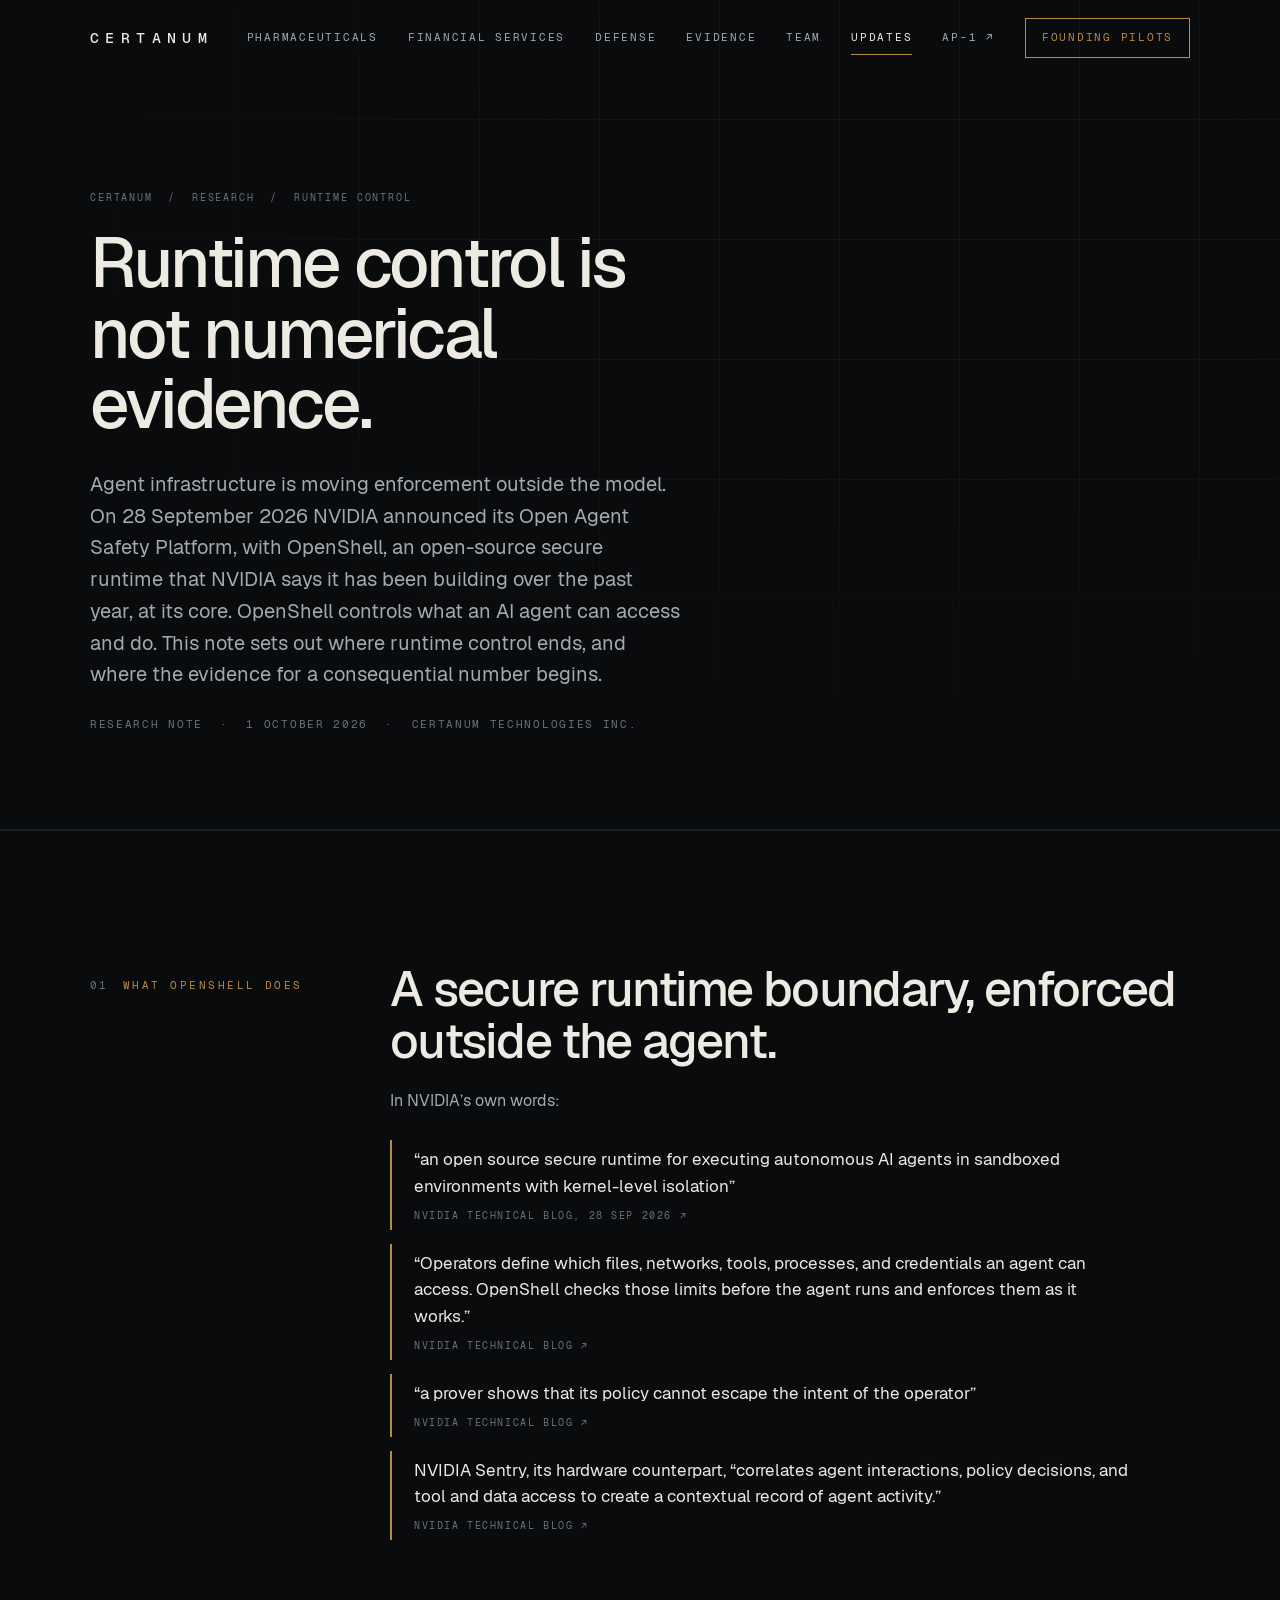
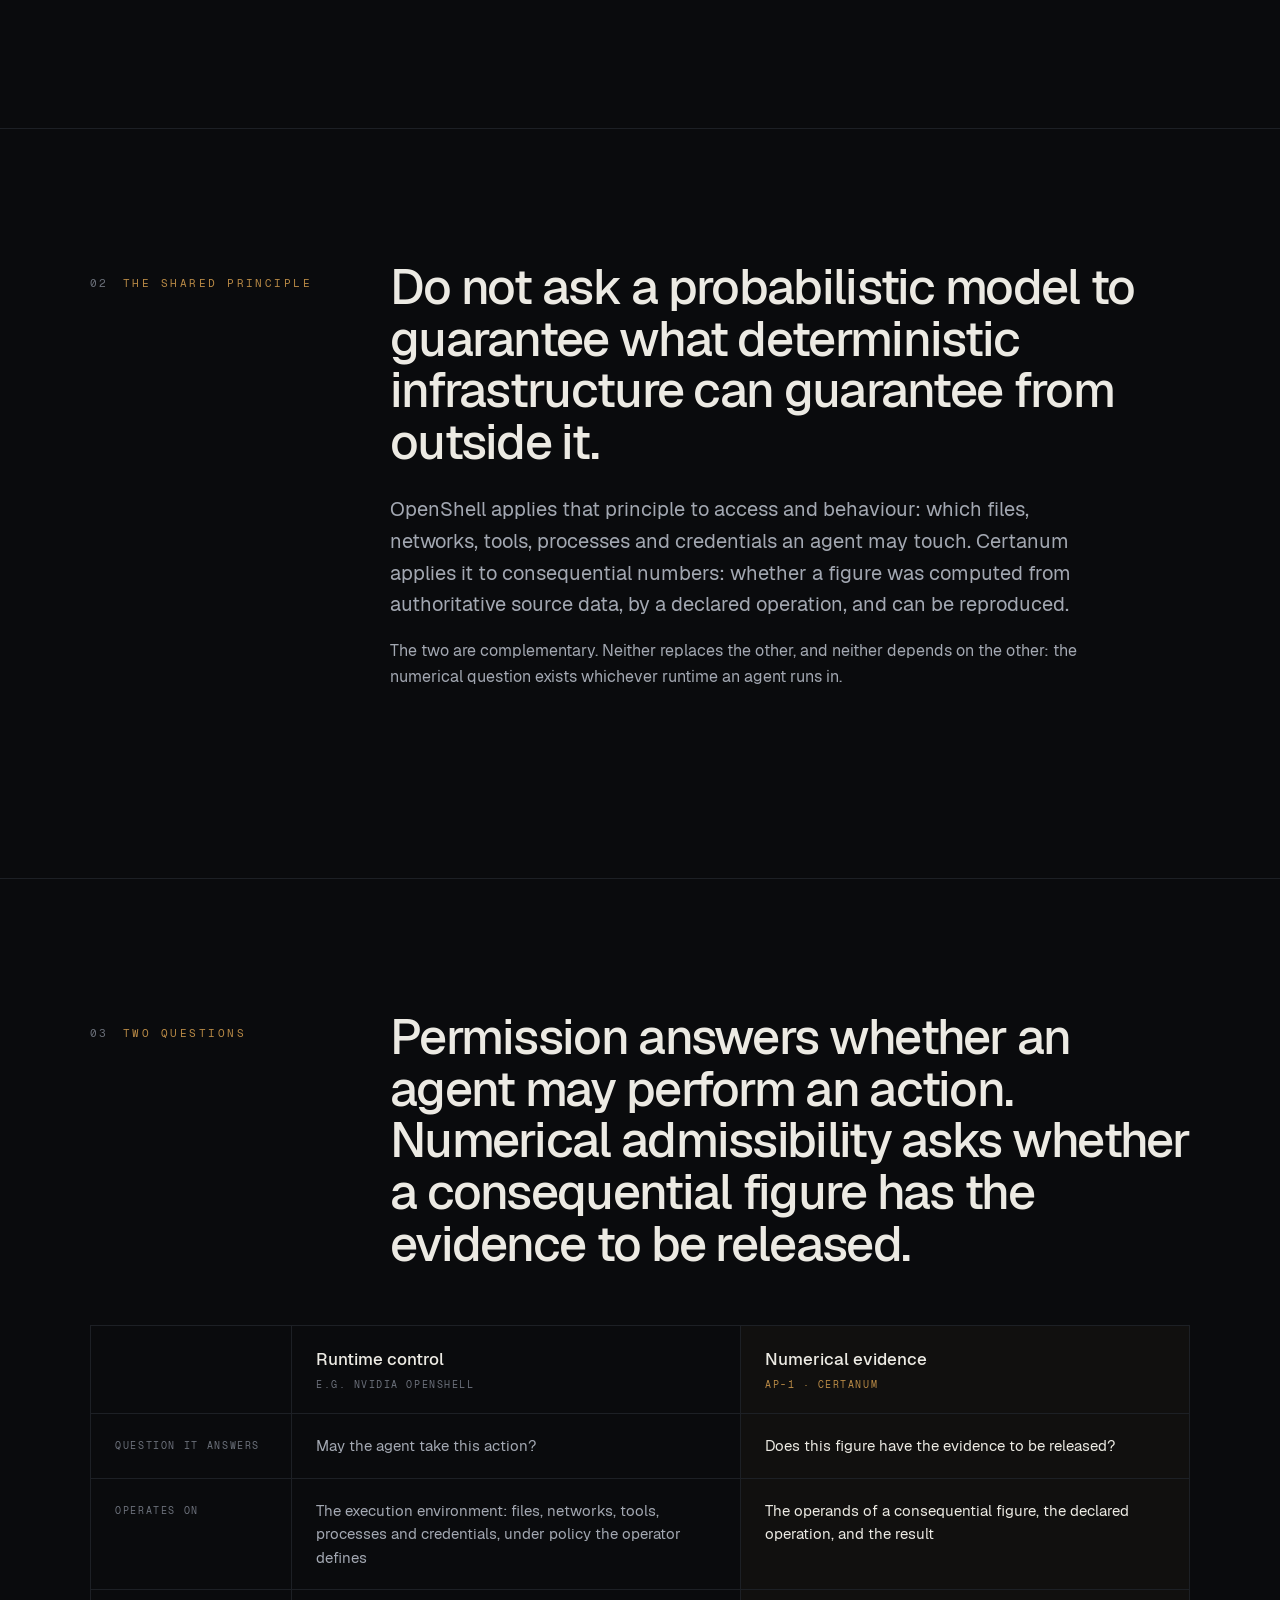
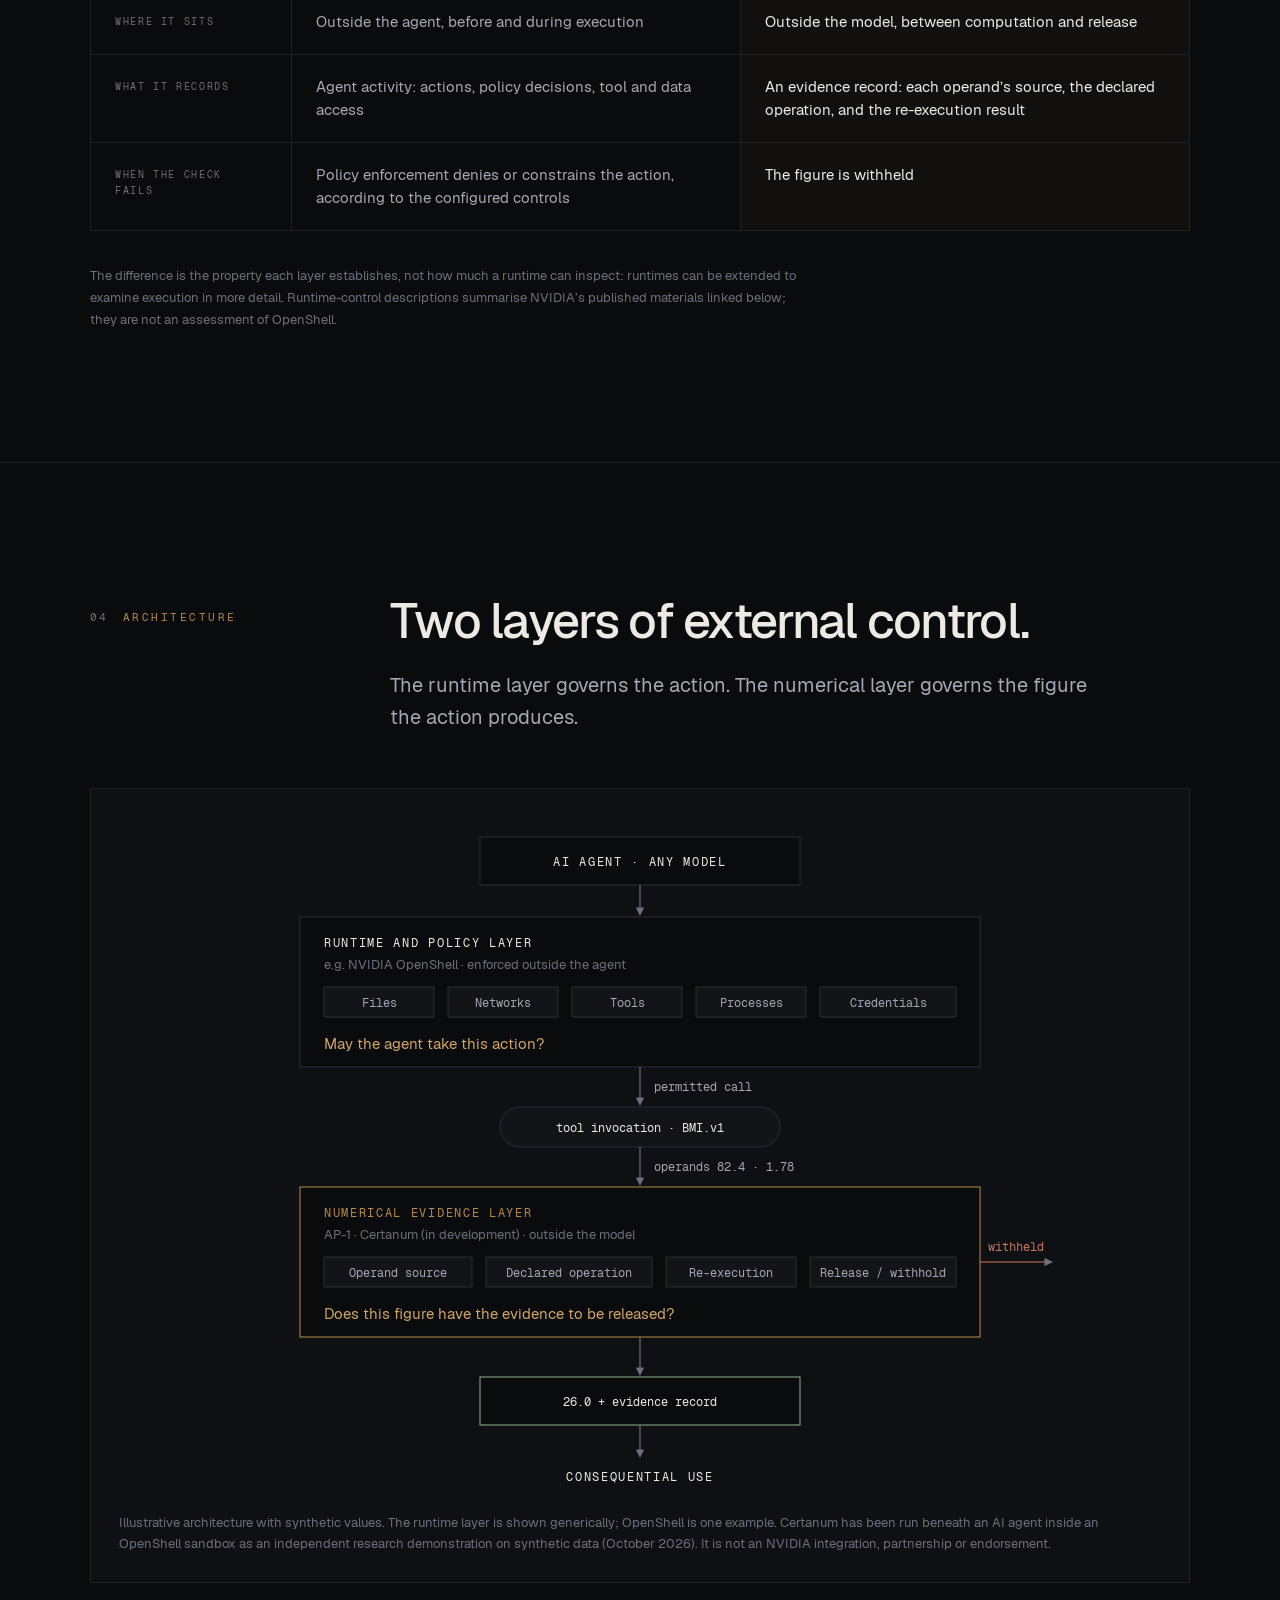
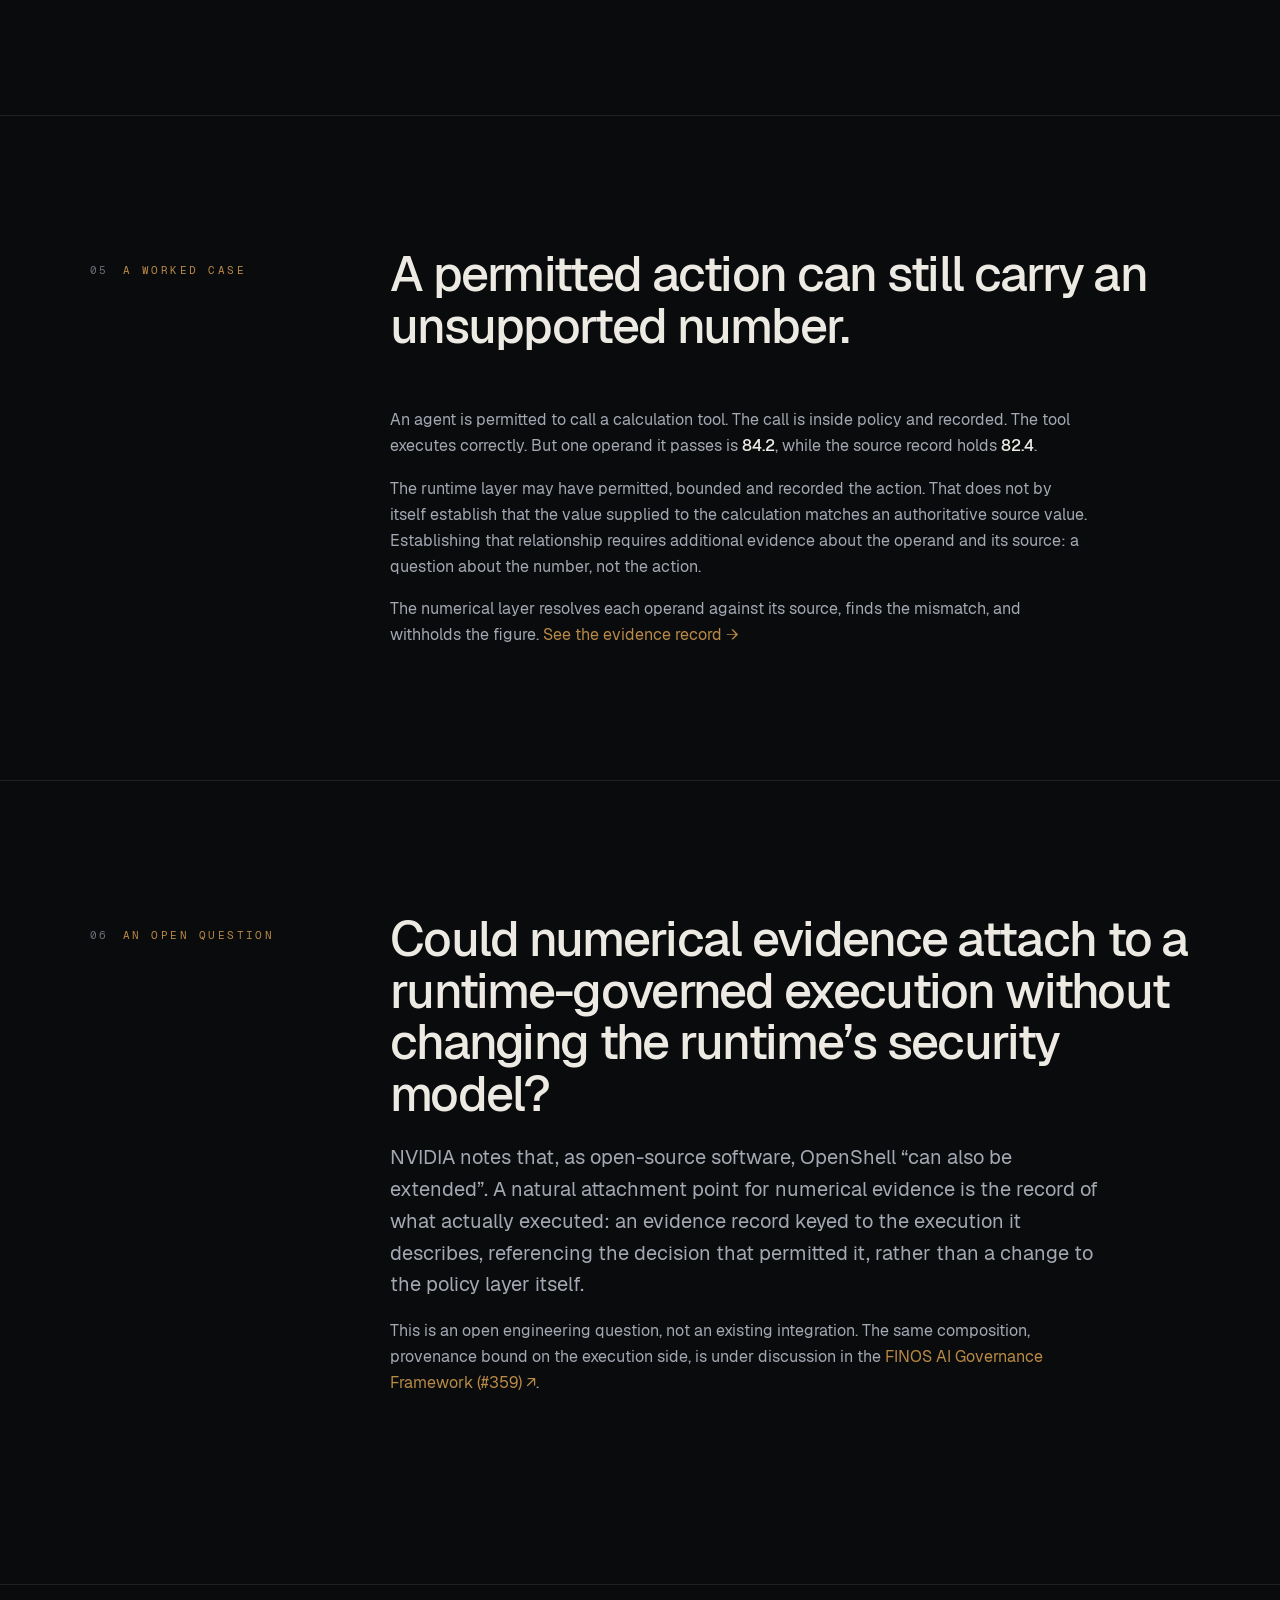
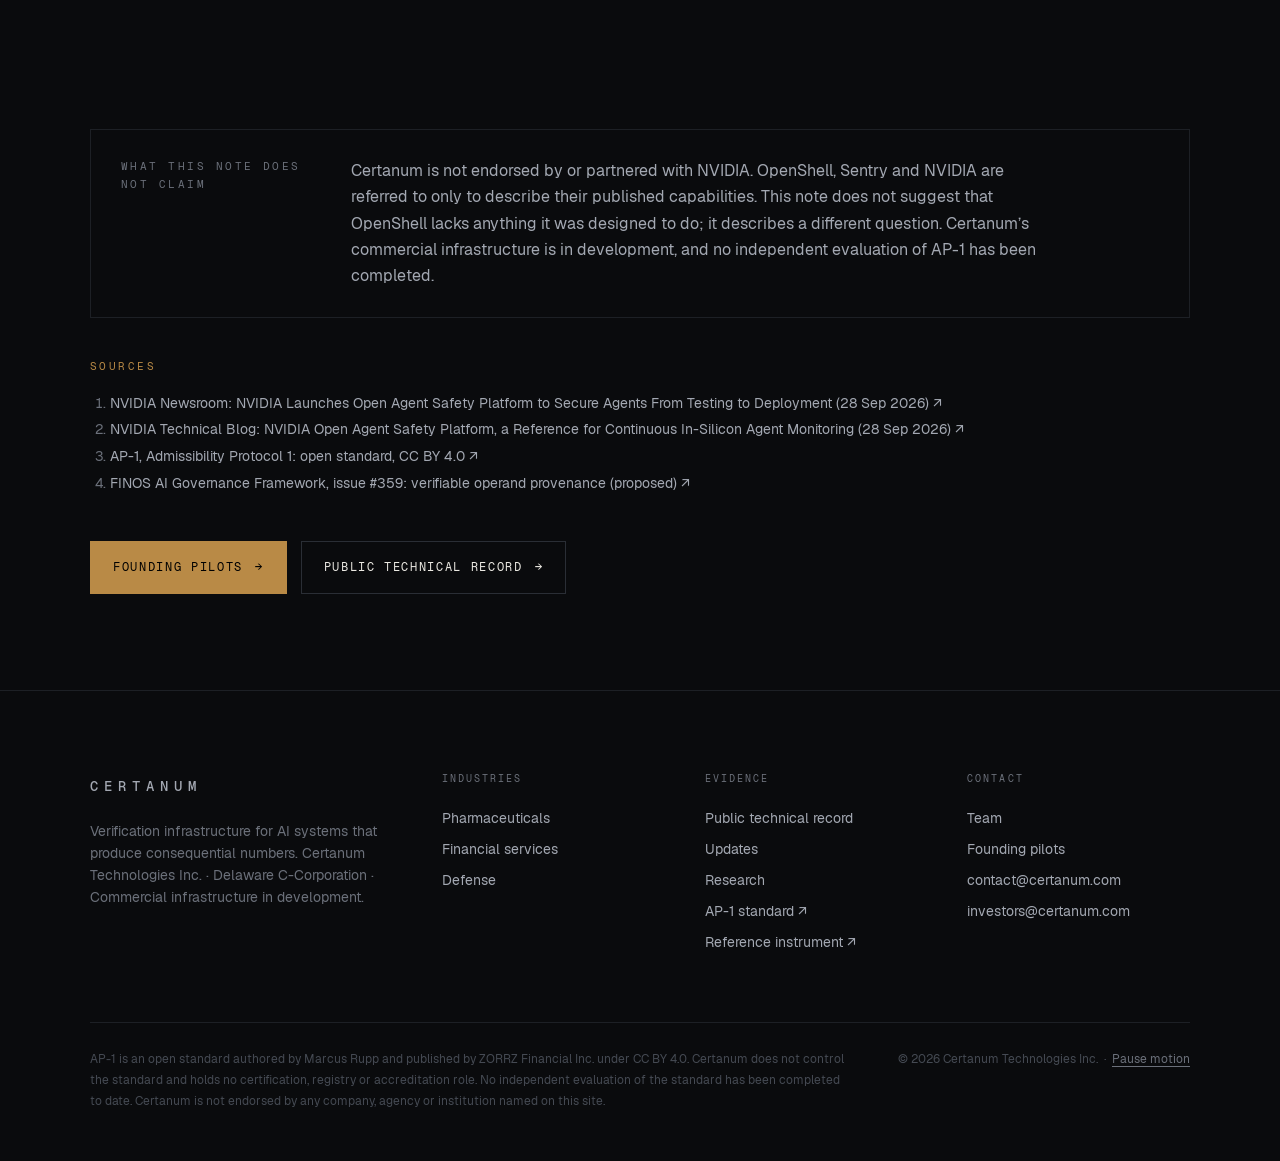
<file: research/runtime-control/index.html>
<!DOCTYPE html>
<html lang="en" class="no-js">
<head>

<meta charset="UTF-8">
<meta name="viewport" content="width=device-width, initial-scale=1.0">
<title>Runtime control and numerical evidence: NVIDIA OpenShell and AP-1 | Certanum</title>
<meta name="description" content="Agent runtimes such as NVIDIA OpenShell control what an AI agent may access and do. Numerical evidence asks a different question: where each operand of a consequential figure came from, what computation produced it, and whether it can be reproduced.">
<link rel="canonical" href="https://certanum.com/research/runtime-control/">
<link rel="describedby" href="/llms.txt">
<meta name="theme-color" content="#0A0B0D">
<meta property="og:title" content="Runtime control and numerical evidence: NVIDIA OpenShell and AP-1 | Certanum">
<meta property="og:description" content="Agent runtimes such as NVIDIA OpenShell control what an AI agent may access and do. Numerical evidence asks a different question: where each operand of a consequential figure came from, what computation produced it, and whether it can be reproduced.">
<meta property="og:type" content="website">
<meta property="og:url" content="https://certanum.com/research/runtime-control/">
<meta property="og:image" content="https://certanum.com/agentic_chain.png">
<meta name="twitter:card" content="summary_large_image">
<link rel="preload" href="/assets/fonts/Geist-Regular.woff2" as="font" type="font/woff2" crossorigin>
<link rel="preload" href="/assets/fonts/Geist-Medium.woff2" as="font" type="font/woff2" crossorigin>
<link rel="stylesheet" href="/assets/site.css">
<meta name="keywords" content="NVIDIA OpenShell, agent runtime, AI agent security, numerical evidence, operand provenance, numerical admissibility, AP-1, AI verification">
<meta property="og:type" content="article">
<script type="application/ld+json">
{
 "@context": "https://schema.org",
 "@graph": [
  {
   "@type": "TechArticle",
   "@id": "https://certanum.com/research/runtime-control/#article",
   "headline": "Runtime control is not numerical evidence",
   "description": "Agent runtimes such as NVIDIA OpenShell control what an AI agent may access and do. Numerical evidence asks a different question: where each operand of a consequential figure came from, what computation produced it, and whether it can be reproduced.",
   "datePublished": "2026-10-01",
   "dateModified": "2026-10-06",
   "inLanguage": "en",
   "url": "https://certanum.com/research/runtime-control/",
   "author": {
    "@type": "Organization",
    "name": "Certanum Technologies Inc.",
    "url": "https://certanum.com/"
   },
   "publisher": {
    "@type": "Organization",
    "name": "Certanum Technologies Inc.",
    "url": "https://certanum.com/"
   },
   "about": [
    {
     "@type": "Thing",
     "name": "AI agent runtime security"
    },
    {
     "@type": "Thing",
     "name": "NVIDIA OpenShell"
    },
    {
     "@type": "Thing",
     "name": "Numerical admissibility"
    },
    {
     "@type": "Thing",
     "name": "Operand provenance"
    },
    {
     "@type": "Thing",
     "name": "AP-1"
    }
   ],
   "citation": [
    "https://nvidianews.nvidia.com/news/open-agent-safety-platform",
    "https://developer.nvidia.com/blog/nvidia-open-agent-safety-platform-a-reference-for-continuous-in-silicon-agent-monitoring/"
   ]
  },
  {
   "@type": "BreadcrumbList",
   "itemListElement": [
    {
     "@type": "ListItem",
     "position": 1,
     "name": "Certanum",
     "item": "https://certanum.com/"
    },
    {
     "@type": "ListItem",
     "position": 2,
     "name": "Research",
     "item": "https://certanum.com/research/"
    },
    {
     "@type": "ListItem",
     "position": 3,
     "name": "Runtime control and numerical evidence",
     "item": "https://certanum.com/research/runtime-control/"
    }
   ]
  }
 ]
}
</script>
</head>
<body><header class="hdr">
  <div class="in">
    <a class="logo" href="/" aria-label="Certanum — home">CERTANUM</a>
    <nav class="nav" aria-label="Main">
      <a href="/pharma/">Pharmaceuticals</a>
      <a href="/finance/">Financial services</a>
      <a href="/defense/">Defense</a>
      <a href="/evidence/">Evidence</a>
      <a href="/#leadership">Team</a>
      <a href="/updates/" aria-current="page">Updates</a>
      <a href="https://numericaladmissibility.org">AP-1 &#8599;</a>
      <a class="cta" href="/pilots/">Founding pilots</a>
    </nav>
    <button class="burger" aria-label="Menu" aria-expanded="false"><span></span><span></span><span></span></button>
  </div>
</header>
<main>
<section class="phero">
  <div class="hero-grid"></div>
  <div class="wrap">
    <div class="crumbs rv"><a href="/">Certanum</a> &nbsp;/&nbsp; <a href="/research/">Research</a> &nbsp;/&nbsp; Runtime control</div>
    <h1 class="h1 rv d1">Runtime control is not numerical evidence.</h1>
    <p class="lead rv d2">Agent infrastructure is moving enforcement outside the model. On 28 September 2026 NVIDIA announced its Open Agent Safety Platform, with OpenShell, an open-source secure runtime that NVIDIA says it has been building over the past year, at its core. OpenShell controls what an AI agent can access and do. This note sets out where runtime control ends, and where the evidence for a consequential number begins.</p>
    <p class="meta rv d3">Research note &nbsp;&middot;&nbsp; 1 October 2026 &nbsp;&middot;&nbsp; Certanum Technologies Inc.</p>
  </div>
</section>

<section class="sec">
  <div class="wrap">
    <div class="sec-head"><div class="eyebrow rv"><span class="n">01</span>What OpenShell does</div>
      <div>
        <h2 class="h2 rv">A secure runtime boundary, enforced outside the agent.</h2>
        <p class="body rv d1" style="margin-top:22px">In NVIDIA&rsquo;s own words:</p>
        <div class="qts">
          <blockquote class="qt rv"><p>&ldquo;an open source secure runtime for executing autonomous AI agents in sandboxed environments with kernel-level isolation&rdquo;</p><cite><a href="https://developer.nvidia.com/blog/nvidia-open-agent-safety-platform-a-reference-for-continuous-in-silicon-agent-monitoring/">NVIDIA Technical Blog, 28 Sep 2026 &#8599;</a></cite></blockquote>
          <blockquote class="qt rv"><p>&ldquo;Operators define which files, networks, tools, processes, and credentials an agent can access. OpenShell checks those limits before the agent runs and enforces them as it works.&rdquo;</p><cite><a href="https://developer.nvidia.com/blog/nvidia-open-agent-safety-platform-a-reference-for-continuous-in-silicon-agent-monitoring/">NVIDIA Technical Blog &#8599;</a></cite></blockquote>
          <blockquote class="qt rv"><p>&ldquo;a prover shows that its policy cannot escape the intent of the operator&rdquo;</p><cite><a href="https://developer.nvidia.com/blog/nvidia-open-agent-safety-platform-a-reference-for-continuous-in-silicon-agent-monitoring/">NVIDIA Technical Blog &#8599;</a></cite></blockquote>
          <blockquote class="qt rv"><p>NVIDIA Sentry, its hardware counterpart, &ldquo;correlates agent interactions, policy decisions, and tool and data access to create a contextual record of agent activity.&rdquo;</p><cite><a href="https://developer.nvidia.com/blog/nvidia-open-agent-safety-platform-a-reference-for-continuous-in-silicon-agent-monitoring/">NVIDIA Technical Blog &#8599;</a></cite></blockquote>
        </div>
      </div>
    </div>
  </div>
</section>

<section class="sec">
  <div class="wrap">
    <div class="sec-head"><div class="eyebrow rv"><span class="n">02</span>The shared principle</div>
      <div>
        <h2 class="h2 rv">Do not ask a probabilistic model to guarantee what deterministic infrastructure can guarantee from outside it.</h2>
        <p class="lead rv d1" style="margin-top:26px">OpenShell applies that principle to access and behaviour: which files, networks, tools, processes and credentials an agent may touch. Certanum applies it to consequential numbers: whether a figure was computed from authoritative source data, by a declared operation, and can be reproduced.</p>
        <p class="body rv d2" style="margin-top:18px">The two are complementary. Neither replaces the other, and neither depends on the other: the numerical question exists whichever runtime an agent runs in.</p>
      </div>
    </div>
  </div>
</section>

<section class="sec">
  <div class="wrap">
    <div class="sec-head"><div class="eyebrow rv"><span class="n">03</span>Two questions</div>
      <div><h2 class="h2 rv">Permission answers whether an agent may perform an action. Numerical admissibility asks whether a consequential figure has the evidence to be released.</h2></div></div>
    <div class="cmp rv" role="table" aria-label="Runtime control compared with numerical evidence">
      <div class="cmp-row cmp-hd" role="row"><div class="cmp-k"></div><div class="cmp-a">Runtime control<small>e.g. NVIDIA OpenShell</small></div><div class="cmp-b">Numerical evidence<small>AP-1 &middot; Certanum</small></div></div>
      <div class="cmp-row"><div class="cmp-k">Question it answers</div><div class="cmp-a">May the agent take this action?</div><div class="cmp-b">Does this figure have the evidence to be released?</div></div>
      <div class="cmp-row"><div class="cmp-k">Operates on</div><div class="cmp-a">The execution environment: files, networks, tools, processes and credentials, under policy the operator defines</div><div class="cmp-b">The operands of a consequential figure, the declared operation, and the result</div></div>
      <div class="cmp-row"><div class="cmp-k">Where it sits</div><div class="cmp-a">Outside the agent, before and during execution</div><div class="cmp-b">Outside the model, between computation and release</div></div>
      <div class="cmp-row"><div class="cmp-k">What it records</div><div class="cmp-a">Agent activity: actions, policy decisions, tool and data access</div><div class="cmp-b">An evidence record: each operand&rsquo;s source, the declared operation, and the re-execution result</div></div>
      <div class="cmp-row"><div class="cmp-k">When the check fails</div><div class="cmp-a">Policy enforcement denies or constrains the action, according to the configured controls</div><div class="cmp-b">The figure is withheld</div></div>
    </div>
    <p class="note">The difference is the property each layer establishes, not how much a runtime can inspect: runtimes can be extended to examine execution in more detail. Runtime-control descriptions summarise NVIDIA&rsquo;s published materials linked below; they are not an assessment of OpenShell.</p>
  </div>
</section>

<section class="sec">
  <div class="wrap">
    <div class="sec-head"><div class="eyebrow rv"><span class="n">04</span>Architecture</div>
      <div><h2 class="h2 rv">Two layers of external control.</h2>
      <p class="lead rv d1" style="margin-top:22px">The runtime layer governs the action. The numerical layer governs the figure the action produces.</p></div></div>
    <figure class="dgwrap rv">
      <div class="dgscroll"><svg class="dg" viewBox="0 0 920 680" role="img" aria-labelledby="dg-t dg-d">
<title id="dg-t">Two layers of external control for AI agents</title>
<desc id="dg-d">An AI agent sits above a runtime and policy layer, for example NVIDIA OpenShell, which controls files, networks, tools, processes and credentials and asks whether the agent may take an action. A permitted tool invocation passes operands 82.4 and 1.78 into a numerical evidence layer, which checks operand sources, the declared operation and re-execution, and either releases the figure 26.0 with its evidence record or withholds it.</desc>
<defs><marker id="dg-ah" viewBox="0 0 10 10" refX="9" refY="5" markerWidth="7" markerHeight="7" orient="auto-start-reverse"><path d="M0 0L10 5L0 10z" class="dg-ahp"/></marker></defs>
<rect class="dg-box" x="300" y="20" width="320" height="48"/>
<text class="dg-h" x="460" y="49" text-anchor="middle">AI AGENT &#183; ANY MODEL</text>
<path class="dg-ar" d="M460 68V98" marker-end="url(#dg-ah)"/>
<rect class="dg-box" x="120" y="100" width="680" height="150"/>
<text class="dg-h" x="144" y="130">RUNTIME AND POLICY LAYER</text>
<text class="dg-s" x="144" y="152">e.g. NVIDIA OpenShell &#183; enforced outside the agent</text>
<g class="dg-chips">
<rect class="dg-chip" x="144" y="170" width="110" height="30"/><text class="dg-c" x="199" y="190" text-anchor="middle">Files</text>
<rect class="dg-chip" x="268" y="170" width="110" height="30"/><text class="dg-c" x="323" y="190" text-anchor="middle">Networks</text>
<rect class="dg-chip" x="392" y="170" width="110" height="30"/><text class="dg-c" x="447" y="190" text-anchor="middle">Tools</text>
<rect class="dg-chip" x="516" y="170" width="110" height="30"/><text class="dg-c" x="571" y="190" text-anchor="middle">Processes</text>
<rect class="dg-chip" x="640" y="170" width="136" height="30"/><text class="dg-c" x="708" y="190" text-anchor="middle">Credentials</text>
</g>
<text class="dg-q" x="144" y="232">May the agent take this action?</text>
<path class="dg-ar" d="M460 250V288" marker-end="url(#dg-ah)"/>
<text class="dg-c" x="474" y="274">permitted call</text>
<rect class="dg-pill" x="320" y="290" width="280" height="40" rx="20"/>
<text class="dg-c dg-strong" x="460" y="315" text-anchor="middle">tool invocation &#183; BMI.v1</text>
<path class="dg-ar" d="M460 330V368" marker-end="url(#dg-ah)"/>
<text class="dg-c" x="474" y="354">operands 82.4 &#183; 1.78</text>
<rect class="dg-box dg-num" x="120" y="370" width="680" height="150"/>
<text class="dg-h dg-cu" x="144" y="400">NUMERICAL EVIDENCE LAYER</text>
<text class="dg-s" x="144" y="422">AP-1 &#183; Certanum (in development) &#183; outside the model</text>
<rect class="dg-chip" x="144" y="440" width="148" height="30"/><text class="dg-c" x="218" y="460" text-anchor="middle">Operand source</text>
<rect class="dg-chip" x="306" y="440" width="166" height="30"/><text class="dg-c" x="389" y="460" text-anchor="middle">Declared operation</text>
<rect class="dg-chip" x="486" y="440" width="130" height="30"/><text class="dg-c" x="551" y="460" text-anchor="middle">Re-execution</text>
<rect class="dg-chip" x="630" y="440" width="146" height="30"/><text class="dg-c" x="703" y="460" text-anchor="middle">Release / withhold</text>
<text class="dg-q" x="144" y="502">Does this figure have the evidence to be released?</text>
<path class="dg-ar dg-wh" d="M800 445H872" marker-end="url(#dg-ah)"/>
<text class="dg-c dg-bad" x="836" y="434" text-anchor="middle">withheld</text>
<path class="dg-ar" d="M460 520V558" marker-end="url(#dg-ah)"/>
<rect class="dg-box dg-res" x="300" y="560" width="320" height="48"/>
<text class="dg-c dg-strong" x="460" y="589" text-anchor="middle">26.0 + evidence record</text>
<path class="dg-ar" d="M460 608V640" marker-end="url(#dg-ah)"/>
<text class="dg-h" x="460" y="664" text-anchor="middle">CONSEQUENTIAL USE</text>
</svg></div>
      <figcaption>Illustrative architecture with synthetic values. The runtime layer is shown generically; OpenShell is one example. Certanum has been run beneath an AI agent inside an OpenShell sandbox as an independent research demonstration on synthetic data (October 2026). It is not an NVIDIA integration, partnership or endorsement.</figcaption>
    </figure>
  </div>
</section>

<section class="sec">
  <div class="wrap">
    <div class="sec-head"><div class="eyebrow rv"><span class="n">05</span>A worked case</div>
      <div><h2 class="h2 rv">A permitted action can still carry an unsupported number.</h2></div></div>
    <div class="sec-head" style="margin-bottom:0"><div></div><div class="rv">
      <p class="body">An agent is permitted to call a calculation tool. The call is inside policy and recorded. The tool executes correctly. But one operand it passes is <strong>84.2</strong>, while the source record holds <strong>82.4</strong>.</p>
      <p class="body">The runtime layer may have permitted, bounded and recorded the action. That does not by itself establish that the value supplied to the calculation matches an authoritative source value. Establishing that relationship requires additional evidence about the operand and its source: a question about the number, not the action.</p>
      <p class="body">The numerical layer resolves each operand against its source, finds the mismatch, and withholds the figure. <a href="/#record">See the evidence record &rarr;</a></p>
    </div></div>
  </div>
</section>

<section class="sec">
  <div class="wrap">
    <div class="sec-head"><div class="eyebrow rv"><span class="n">06</span>An open question</div>
      <div><h2 class="h2 rv">Could numerical evidence attach to a runtime-governed execution without changing the runtime&rsquo;s security model?</h2>
      <p class="lead rv d1" style="margin-top:22px">NVIDIA notes that, as open-source software, OpenShell &ldquo;can also be extended&rdquo;. A natural attachment point for numerical evidence is the record of what actually executed: an evidence record keyed to the execution it describes, referencing the decision that permitted it, rather than a change to the policy layer itself.</p>
      <p class="body rv d2" style="margin-top:18px">This is an open engineering question, not an existing integration. The same composition, provenance bound on the execution side, is under discussion in the <a href="https://github.com/finos/ai-governance-framework/issues/359">FINOS AI Governance Framework (#359) &#8599;</a>.</p></div></div>
  </div>
</section>

<section class="sec tight">
  <div class="wrap">
    <div class="withhold rv">
      <div class="eyebrow" style="color:var(--gray)">What this note does not claim</div>
      <div class="body">
        <p>Certanum is not endorsed by or partnered with NVIDIA. OpenShell, Sentry and NVIDIA are referred to only to describe their published capabilities. This note does not suggest that OpenShell lacks anything it was designed to do; it describes a different question. Certanum&rsquo;s commercial infrastructure is in development, and no independent evaluation of AP-1 has been completed.</p>
      </div>
    </div>
    <div class="srcs rv">
      <div class="eyebrow">Sources</div>
      <ol>
        <li><a href="https://nvidianews.nvidia.com/news/open-agent-safety-platform">NVIDIA Newsroom: NVIDIA Launches Open Agent Safety Platform to Secure Agents From Testing to Deployment (28 Sep 2026) &#8599;</a></li>
        <li><a href="https://developer.nvidia.com/blog/nvidia-open-agent-safety-platform-a-reference-for-continuous-in-silicon-agent-monitoring/">NVIDIA Technical Blog: NVIDIA Open Agent Safety Platform, a Reference for Continuous In-Silicon Agent Monitoring (28 Sep 2026) &#8599;</a></li>
        <li><a href="https://numericaladmissibility.org">AP-1, Admissibility Protocol 1: open standard, CC BY 4.0 &#8599;</a></li>
        <li><a href="https://github.com/finos/ai-governance-framework/issues/359">FINOS AI Governance Framework, issue #359: verifiable operand provenance (proposed) &#8599;</a></li>
      </ol>
    </div>
    <div class="btns rv" style="margin-top:44px"><a class="btn primary" href="/pilots/">Founding pilots <span class="arr">&rarr;</span></a><a class="btn" href="/evidence/">Public technical record <span class="arr">&rarr;</span></a></div>
  </div>
</section>
</main>
<footer class="ftr">
  <div class="wrap">
    <div class="fgrid">
      <div>
        <a class="logo" href="/">CERTANUM</a>
        <p>Verification infrastructure for AI systems that produce consequential numbers. Certanum Technologies Inc. &middot; Delaware C-Corporation &middot; Commercial infrastructure in development.</p>
      </div>
      <div>
        <h4>Industries</h4>
        <a href="/pharma/">Pharmaceuticals</a>
        <a href="/finance/">Financial services</a>
        <a href="/defense/">Defense</a>
      </div>
      <div>
        <h4>Evidence</h4>
        <a href="/evidence/">Public technical record</a>
        <a href="/updates/">Updates</a>
        <a href="/research/">Research</a>
        <a href="https://numericaladmissibility.org">AP-1 standard &#8599;</a>
        <a href="https://github.com/zorrzai/ap1-run">Reference instrument &#8599;</a>
      </div>
      <div>
        <h4>Contact</h4>
        <a href="/#leadership">Team</a>
        <a href="/pilots/">Founding pilots</a>
        <a href="mailto:contact@certanum.com">contact@certanum.com</a>
        <a href="mailto:investors@certanum.com">investors@certanum.com</a>
      </div>
    </div>
    <div class="fbot">
      <p>AP-1 is an open standard authored by Marcus Rupp and published by ZORRZ Financial Inc. under CC BY 4.0. Certanum does not control the standard and holds no certification, registry or accreditation role. No independent evaluation of the standard has been completed to date. Certanum is not endorsed by any company, agency or institution named on this site.</p>
      <p>&copy; 2026 Certanum Technologies Inc. &nbsp;&middot;&nbsp; <button type="button" class="motion-tog" data-motion aria-pressed="false">Pause motion</button></p>
    </div>
  </div>
</footer>
<script src="/assets/site.js" defer></script>
</body>
</html>
</file>
<file: assets/site.css>
/* Geist 1.7.2, self-hosted (SIL Open Font License 1.1, see /assets/fonts/OFL.txt) */
@font-face{font-family:'Geist';src:url('/assets/fonts/Geist-Regular.woff2') format('woff2');font-weight:400;font-style:normal;font-display:swap}
@font-face{font-family:'Geist';src:url('/assets/fonts/Geist-Medium.woff2') format('woff2');font-weight:500;font-style:normal;font-display:swap}
@font-face{font-family:'Geist';src:url('/assets/fonts/Geist-SemiBold.woff2') format('woff2');font-weight:600 700;font-style:normal;font-display:swap}
@font-face{font-family:'Geist Mono';src:url('/assets/fonts/GeistMono-Regular.woff2') format('woff2');font-weight:400;font-style:normal;font-display:swap}
@font-face{font-family:'Geist Mono';src:url('/assets/fonts/GeistMono-Medium.woff2') format('woff2');font-weight:500 700;font-style:normal;font-display:swap}
/* Certanum — site.css */
:root{
  --bg:#0A0B0D;
  --bg2:#0E1013;
  --surface:#121418;
  --line:#1D2025;
  --line2:#2A2E35;
  --text:#ECEAE3;
  --sub:#A3A8B2;
  --gray:#6B707A;
  --meta:#454A53;
  --copper:#B98A46;
  --copper2:#D1A565;
  --ok:#8FB08A;
  --bad:#C9785F;
  --maxw:1180px;
  --pad:40px;
  --sans:'Geist Sans','Geist',-apple-system,BlinkMacSystemFont,'Segoe UI',sans-serif;
  --mono:'Geist Mono',ui-monospace,SFMono-Regular,Menlo,monospace;
  --ease:cubic-bezier(.2,.7,.1,1);
}
*{box-sizing:border-box;margin:0;padding:0}
html{-webkit-text-size-adjust:100%;scroll-behavior:smooth;scroll-padding-top:90px}
body{background:var(--bg);color:var(--text);font-family:var(--sans);line-height:1.6;-webkit-font-smoothing:antialiased;-moz-osx-font-smoothing:grayscale;overflow-x:hidden}
a{color:var(--copper);text-decoration:none}
a:hover{color:var(--copper2)}
::selection{background:var(--copper);color:#000}
img{max-width:100%;display:block}
.mono{font-family:var(--mono)}
.wrap{max-width:var(--maxw);margin:0 auto;padding:0 var(--pad)}
.narrow{max-width:760px}

/* ---------- header ---------- */
.hdr{position:fixed;top:0;left:0;right:0;z-index:100;transition:background .4s var(--ease),border-color .4s var(--ease),backdrop-filter .4s;border-bottom:1px solid transparent}
.hdr.solid{background:rgba(10,11,13,.86);backdrop-filter:blur(14px);-webkit-backdrop-filter:blur(14px);border-bottom-color:var(--line)}
.hdr .in{max-width:var(--maxw);margin:0 auto;padding:0 var(--pad);height:76px;display:flex;align-items:center;justify-content:space-between;gap:28px}
.logo{font-family:var(--mono);font-weight:500;font-size:.95rem;letter-spacing:.42em;color:var(--text)}
.logo:hover{color:var(--text)}
.nav{display:flex;align-items:center;gap:30px}
.nav a{font-family:var(--mono);font-size:.68rem;letter-spacing:.16em;text-transform:uppercase;color:var(--sub);position:relative;padding:6px 0}
.nav a:hover{color:var(--text)}
.nav a[aria-current="page"]{color:var(--text)}
.nav a[aria-current="page"]::after{content:"";position:absolute;left:0;right:0;bottom:-2px;height:1px;background:var(--copper)}
.nav .cta{border:1px solid var(--copper);color:var(--copper);padding:10px 16px;transition:all .25s var(--ease)}
.nav .cta:hover{background:var(--copper);color:#000}
.burger{display:none;background:none;border:0;color:var(--text);width:40px;height:40px;cursor:pointer}
.burger span{display:block;width:22px;height:1px;background:currentColor;margin:6px auto;transition:transform .3s var(--ease),opacity .3s}
.menu-open .burger span:nth-child(1){transform:translateY(7px) rotate(45deg)}
.menu-open .burger span:nth-child(2){opacity:0}
.menu-open .burger span:nth-child(3){transform:translateY(-7px) rotate(-45deg)}

/* ---------- type ---------- */
.eyebrow{font-family:var(--mono);font-size:.7rem;letter-spacing:.22em;text-transform:uppercase;color:var(--copper)}
.eyebrow .n{color:var(--gray);margin-right:14px}
.display{font-size:clamp(3.1rem,8.6vw,7.6rem);line-height:.96;letter-spacing:-.045em;font-weight:500}
.h1{font-size:clamp(2.4rem,5.4vw,4.4rem);line-height:1.02;letter-spacing:-.04em;font-weight:500}
.h2{font-size:clamp(1.9rem,3.8vw,3.1rem);line-height:1.06;letter-spacing:-.035em;font-weight:500}
.h3{font-size:clamp(1.25rem,2.2vw,1.6rem);line-height:1.25;letter-spacing:-.02em;font-weight:500}
.lead{font-size:clamp(1.12rem,1.6vw,1.32rem);line-height:1.55;color:var(--sub);max-width:720px}
.lead strong,.body strong,p strong{color:var(--text);font-weight:500}
.body{color:var(--sub);font-size:1.02rem;max-width:700px}
p.body + p.body{margin-top:16px}
.muted{color:var(--gray)}
.rule{width:64px;height:2px;background:var(--copper);margin:36px 0}

/* ---------- sections ---------- */
.sec{padding:132px 0;border-top:1px solid var(--line);position:relative}
.sec.tight{padding:96px 0}
.sec-head{display:grid;grid-template-columns:260px 1fr;gap:40px;margin-bottom:56px}
.sec-head .eyebrow{padding-top:14px}

/* ---------- hero ---------- */
.hero{min-height:100vh;min-height:100svh;display:flex;flex-direction:column;justify-content:flex-end;padding:140px 0 72px;position:relative;overflow:hidden;border-bottom:1px solid var(--line)}
.hero-grid{position:absolute;inset:0;pointer-events:none;background-image:linear-gradient(var(--line) 1px,transparent 1px),linear-gradient(90deg,var(--line) 1px,transparent 1px);background-size:120px 120px;background-position:-1px -1px;opacity:.55;mask-image:radial-gradient(ellipse 80% 70% at 70% 30%,#000 30%,transparent 80%);-webkit-mask-image:radial-gradient(ellipse 80% 70% at 70% 30%,#000 30%,transparent 80%)}
.hero-coords{position:absolute;top:110px;right:var(--pad);font-family:var(--mono);font-size:.62rem;letter-spacing:.18em;color:var(--meta);text-align:right;line-height:2}
.hero .display{max-width:1000px}
.hero .lead{margin-top:34px}
.hero-row{display:flex;justify-content:space-between;align-items:flex-end;gap:40px;margin-top:56px;flex-wrap:wrap}
.btns{display:flex;gap:14px;flex-wrap:wrap}
.btn{display:inline-flex;align-items:center;gap:12px;font-family:var(--mono);font-size:.74rem;letter-spacing:.14em;text-transform:uppercase;padding:16px 22px;border:1px solid var(--line2);color:var(--text);transition:all .25s var(--ease)}
.btn:hover{border-color:var(--text);color:var(--text)}
.btn.primary{background:var(--copper);border-color:var(--copper);color:#000}
.btn.primary:hover{background:var(--copper2);border-color:var(--copper2);color:#000}
.btn .arr{transition:transform .25s var(--ease)}
.btn:hover .arr{transform:translateX(4px)}
.ticker{font-family:var(--mono);font-size:.66rem;letter-spacing:.2em;text-transform:uppercase;color:var(--gray);display:flex;gap:22px;flex-wrap:wrap}
.ticker span::before{content:"";display:inline-block;width:5px;height:5px;background:var(--copper);margin-right:10px;vertical-align:middle}


/* ---------- hero evidence trace ---------- */
.hero .wrap{position:relative;width:100%}
.hero-base{margin-top:34px}
.hero-copy .lead,.hero-copy .ticker{max-width:min(660px,calc(100% - 440px))}
.hero .trace{position:absolute;right:var(--pad);width:380px;top:calc(48px + 62px + clamp(3.1rem,8.6vw,7.6rem)*.96 + 30px)}
.hero-note{display:inline-flex;align-items:center;gap:14px;max-width:min(100%,780px);margin-bottom:30px;padding:9px 16px 9px 10px;border:1px solid var(--line2);background:rgba(14,16,19,.7);color:var(--sub);font-size:.86rem;line-height:1.4;transition:border-color .3s var(--ease),color .3s var(--ease)}
.hero-note:hover{border-color:var(--copper);color:var(--text)}
.hero-note .tag{flex:none;font-family:var(--mono);font-size:.6rem;letter-spacing:.16em;text-transform:uppercase;color:#000;background:var(--copper);padding:5px 8px}
.hero-note .txt{min-width:0}
.hero-note .arr{flex:none;color:var(--copper);transition:transform .25s var(--ease)}
.hero-note:hover .arr{transform:translateX(4px)}
.hero-copy .lead{margin-top:0}
.hero-copy .btns{margin-top:44px}
.hero-copy .ticker{margin-top:36px}
.trace{border:1px solid var(--line2);background:rgba(14,16,19,.82);backdrop-filter:blur(6px);-webkit-backdrop-filter:blur(6px);padding:22px 24px 18px;position:relative}
.trace::before{content:"";position:absolute;left:-1px;top:-1px;width:28px;height:1px;background:var(--copper)}
.trace::after{content:"";position:absolute;left:-1px;top:-1px;width:1px;height:28px;background:var(--copper)}
.tr-hd{display:flex;justify-content:space-between;align-items:center;font-family:var(--mono);font-size:.6rem;letter-spacing:.18em;text-transform:uppercase;color:var(--gray)}
.tr-st{padding:4px 8px;border:1px solid var(--ok);color:var(--ok);transition:color .5s var(--ease),border-color .5s var(--ease)}
.tr-st.pending{border-color:var(--line2);color:var(--gray)}
.tr-num{font-family:var(--sans);font-weight:500;font-size:3.6rem;line-height:1;letter-spacing:-.04em;margin:16px 0 14px;color:var(--text)}
.tr-steps{list-style:none;position:relative;padding-left:22px}
.tr-steps::before{content:"";position:absolute;left:3px;top:8px;bottom:8px;width:1px;background:var(--line2)}
.tr-steps li{position:relative;display:grid;grid-template-columns:86px 1fr;gap:10px;padding:5px 0;font-family:var(--mono);font-size:.72rem;line-height:1.45;transition:opacity .6s var(--ease),transform .6s var(--ease)}
.tr-steps li::before{content:"";position:absolute;left:-22px;top:11px;width:7px;height:7px;background:var(--bg);border:1px solid var(--copper);transition:background .4s var(--ease)}
.tr-steps li.on::before,.trace:not(.run) .tr-steps li::before{background:var(--copper)}
.tr-steps .k{color:var(--gray);text-transform:uppercase;letter-spacing:.12em;font-size:.6rem;padding-top:2px}
.tr-steps .v{color:var(--sub)}
.trace.run .tr-steps li{opacity:0;transform:translateX(-6px)}
.trace.run .tr-steps li.on{opacity:1;transform:none}
.trace.run .tr-num{animation:trnum 1.1s var(--ease) both}
@keyframes trnum{from{opacity:0;filter:blur(6px)}to{opacity:1;filter:none}}
.tr-cap{margin-top:14px;padding-top:12px;border-top:1px solid var(--line);font-size:.72rem;color:var(--gray);display:flex;gap:10px;flex-wrap:wrap;align-items:center}
.tr-cap a{color:var(--sub)}
.tr-cap a:hover{color:var(--copper)}
.tr-replay{margin-left:auto;background:none;border:0;color:var(--gray);font-family:var(--mono);font-size:.6rem;letter-spacing:.16em;text-transform:uppercase;cursor:pointer}
.tr-replay:hover{color:var(--copper)}
.sr{position:absolute!important;width:1px;height:1px;padding:0;margin:-1px;overflow:hidden;clip:rect(0,0,0,0);white-space:nowrap;border:0}

/* ---------- video-ready imagery ---------- */
.ph video{position:absolute;inset:0;width:100%;height:100%;object-fit:cover;opacity:0;transition:opacity 1.2s var(--ease)}
.ph.has-video video{opacity:1}
.motion-tog{background:none;border:0;padding:0;font:inherit;color:var(--gray);cursor:pointer;text-decoration:underline;text-underline-offset:3px}
.motion-tog:hover{color:var(--text)}
.still .trace.run .tr-steps li{opacity:1;transform:none}
.still .trace .tr-num{animation:none}


/* ---------- sector plates (technical drawings) ---------- */
.ind .plate{width:100%;height:auto;margin:0 0 auto;display:block;overflow:visible}
.ind .ph{background:none}
.ind{justify-content:space-between;gap:36px;min-height:500px}
.ind .plate{margin-top:-4px}
.plate .pl-frame{fill:none;stroke:var(--line2);stroke-width:1}
.plate .pl-faint{fill:none;stroke:var(--line);stroke-width:1}
.plate .pl-grid{stroke:var(--line);stroke-width:1}
.plate .pl-ax{font-family:var(--mono);font-size:9px;letter-spacing:.08em;fill:var(--meta)}
.plate .pl-well{fill:var(--text);stroke:var(--line2);stroke-width:1}
.plate .pl-line{fill:none;stroke:var(--gray);stroke-width:1.2}
.plate .pl-line.thin{stroke-width:1;stroke:#555B65}
.plate .pl-pt{fill:var(--bg2);stroke:var(--gray);stroke-width:1}
.plate .pl-band{fill:var(--bad);fill-opacity:.05}
.plate .pl-limit{stroke:var(--bad);stroke-opacity:.55;stroke-width:1;stroke-dasharray:4 3}
.plate .pl-hl{fill:var(--copper)}
.plate .pl-hl-ring{fill:none;stroke:var(--copper);stroke-width:1}
.plate .pl-lead{fill:none;stroke:var(--copper);stroke-width:1;stroke-opacity:.7}
.plate .pl-lead.dash{stroke-dasharray:2 3}
.plate .pl-tip{fill:var(--bg);stroke:var(--copper);stroke-opacity:.6;stroke-width:1}
.plate .pl-t1{font-family:var(--mono);font-size:12px;fill:var(--text);letter-spacing:.02em}
.plate .pl-t2{font-family:var(--mono);font-size:10px;fill:var(--sub);letter-spacing:.02em}
.ind .plate .pl-tip,.ind .plate .pl-t1,.ind .plate .pl-t2,.ind .plate .pl-lead{transition:opacity .5s var(--ease)}
.ind:hover .plate .pl-hl-ring{stroke-width:1.5}
.ind:hover .plate .pl-tip{stroke-opacity:1}
.phero-plate{position:absolute;right:max(var(--pad),calc((100vw - var(--maxw))/2 + var(--pad)));top:50%;transform:translateY(-44%);width:min(460px,36vw);opacity:.9;pointer-events:none}
.phero-plate .plate{width:100%;height:auto;display:block}
.phero .wrap .h1,.phero .wrap .lead{max-width:min(720px,calc(100% - 510px))}


/* ---------- research note ---------- */
.phero .meta{margin-top:26px;font-family:var(--mono);font-size:.66rem;letter-spacing:.16em;text-transform:uppercase;color:var(--gray)}
.qts{margin-top:26px;display:grid;gap:14px}
.qt{border-left:2px solid var(--copper);padding:6px 0 6px 22px}
.qt p{font-size:1.08rem;line-height:1.55;color:var(--text);max-width:720px}
.qt cite{display:block;margin-top:8px;font-style:normal;font-family:var(--mono);font-size:.62rem;letter-spacing:.16em;text-transform:uppercase}
.qt cite a{color:var(--gray)} .qt cite a:hover{color:var(--copper)}
.cmp{border:1px solid var(--line);margin-top:8px}
.cmp-row{display:grid;grid-template-columns:200px 1fr 1fr;border-top:1px solid var(--line)}
.cmp-row:first-child{border-top:0}
.cmp-row>div{padding:20px 24px;font-size:.95rem;line-height:1.55;color:var(--sub);min-width:0}
.cmp-row>div+div{border-left:1px solid var(--line)}
.cmp-k{font-family:var(--mono);font-size:.64rem!important;letter-spacing:.16em;text-transform:uppercase;color:var(--gray)!important;padding-top:24px!important}
.cmp-b{color:var(--text)!important;background:rgba(185,138,70,.04)}
.cmp-hd>div{font-size:1.05rem!important;font-weight:500;color:var(--text)!important}
.cmp-hd small{display:block;margin-top:6px;font-family:var(--mono);font-size:.6rem;letter-spacing:.16em;text-transform:uppercase;color:var(--gray);font-weight:400}
.cmp-hd .cmp-b small{color:var(--copper)}
.note{margin-top:18px;font-size:.8rem;color:var(--gray);max-width:760px}
.dgwrap{margin-top:8px;border:1px solid var(--line);background:var(--bg2);padding:28px}
.dgscroll{overflow-x:auto}
.dg{display:block;width:100%;min-width:640px;height:auto;max-width:920px;margin:0 auto}
.dgwrap figcaption{margin-top:16px;font-size:.8rem;color:var(--gray)}
.dg .dg-box{fill:var(--bg);stroke:var(--line2);stroke-width:1}
.dg .dg-num{stroke:var(--copper)}
.dg .dg-res{stroke:var(--ok)}
.dg .dg-chip{fill:var(--surface);stroke:var(--line2);stroke-width:1}
.dg .dg-pill{fill:var(--surface);stroke:var(--line2);stroke-width:1}
.dg .dg-h{font-family:var(--mono);font-size:12px;letter-spacing:.14em;fill:var(--text)}
.dg .dg-cu{fill:var(--copper)}
.dg .dg-s{font-family:var(--sans);font-size:13px;fill:var(--gray)}
.dg .dg-c{font-family:var(--mono);font-size:12px;fill:var(--sub)}
.dg .dg-strong{fill:var(--text)}
.dg .dg-bad{fill:var(--bad)}
.dg .dg-q{font-family:var(--sans);font-size:15px;fill:var(--copper2)}
.dg .dg-ar{stroke:var(--gray);stroke-width:1.2;fill:none}
.dg .dg-wh{stroke:var(--bad)}
.dg .dg-ahp{fill:var(--gray)}
.srcs{margin-top:40px}
.srcs ol{margin-top:14px;padding-left:20px;color:var(--gray);font-size:.88rem;line-height:1.9}
.srcs a{color:var(--sub)} .srcs a:hover{color:var(--copper)}
.relnote{margin-top:16px;display:grid;grid-template-columns:200px 1fr auto;gap:8px 30px;align-items:baseline;border:1px solid var(--line);padding:24px 30px;color:var(--text);transition:border-color .3s var(--ease),background .3s var(--ease)}
.relnote:hover{border-color:var(--copper);background:rgba(185,138,70,.04);color:var(--text)}
.relnote .k{font-family:var(--mono);font-size:.64rem;letter-spacing:.18em;text-transform:uppercase;color:var(--copper);grid-row:span 2}
.relnote .t{font-size:1.15rem;font-weight:500;letter-spacing:-.01em}
.relnote .d{color:var(--sub);font-size:.93rem;grid-column:2}
.relnote .go{font-family:var(--mono);font-size:.66rem;letter-spacing:.16em;text-transform:uppercase;color:var(--gray);grid-column:3;grid-row:1/span 2;align-self:center}
.relnote:hover .go{color:var(--copper)}

/* ---------- chain ---------- */
.chain{display:grid;grid-template-columns:repeat(4,1fr);border:1px solid var(--line);margin-top:8px}
.link{padding:34px 28px 30px;border-left:1px solid var(--line);position:relative;min-height:250px;display:flex;flex-direction:column}
.link:first-child{border-left:0}
.link .k{font-family:var(--mono);font-size:.66rem;letter-spacing:.2em;color:var(--gray)}
.link .t{font-size:1.35rem;letter-spacing:-.02em;margin:18px 0 10px;font-weight:500}
.link .d{color:var(--sub);font-size:.95rem;line-height:1.5}
.link .tag{margin-top:auto;padding-top:24px;font-family:var(--mono);font-size:.62rem;letter-spacing:.2em;text-transform:uppercase;color:var(--gray)}
.link.det{background:linear-gradient(180deg,rgba(185,138,70,.08),rgba(185,138,70,0));box-shadow:inset 0 0 0 1px var(--copper)}
.link.det .k,.link.det .tag{color:var(--copper)}
.chain-foot{display:flex;justify-content:space-between;gap:30px;margin-top:22px;flex-wrap:wrap}
.chain-foot p{max-width:640px}

/* ---------- pipeline ---------- */
.pipe{display:grid;grid-template-columns:repeat(6,1fr);gap:0;counter-reset:st;margin-top:10px}
.st{position:relative;padding:28px 18px 0 0}
.st::before{content:"";position:absolute;top:0;left:0;right:0;height:1px;background:var(--line2)}
.st::after{content:"";position:absolute;top:-4px;left:0;width:9px;height:9px;background:var(--bg);border:1px solid var(--copper)}
.st .n{font-family:var(--mono);font-size:.64rem;letter-spacing:.2em;color:var(--copper)}
.st .t{font-size:1.1rem;font-weight:500;margin:12px 0 8px;letter-spacing:-.01em}
.st .d{font-size:.88rem;color:var(--sub);line-height:1.5}
.st.fork::after{background:var(--copper)}
.withhold{margin-top:48px;border:1px solid var(--line);padding:28px 30px;display:grid;grid-template-columns:200px 1fr;gap:30px;align-items:start}
.withhold .eyebrow{color:var(--bad)}

/* ---------- evidence record demo ---------- */
.demo{display:grid;grid-template-columns:320px 1fr;gap:0;border:1px solid var(--line);margin-top:8px;background:var(--bg2)}
.demo-ctl{border-right:1px solid var(--line);padding:28px}
.demo-ctl .lbl{font-family:var(--mono);font-size:.64rem;letter-spacing:.2em;color:var(--gray);text-transform:uppercase;margin-bottom:16px}
.demo-ctl button{display:block;width:100%;text-align:left;background:none;border:1px solid var(--line);color:var(--sub);font-family:var(--sans);font-size:.95rem;padding:16px 18px;margin-bottom:10px;cursor:pointer;transition:all .2s var(--ease)}
.demo-ctl button small{display:block;font-family:var(--mono);font-size:.62rem;letter-spacing:.16em;text-transform:uppercase;color:var(--gray);margin-bottom:6px}
.demo-ctl button:hover{border-color:var(--line2);color:var(--text)}
.demo-ctl button[aria-pressed="true"]{border-color:var(--copper);color:var(--text);background:rgba(185,138,70,.06)}
.demo-ctl .fine{font-size:.78rem;color:var(--gray);margin-top:18px;line-height:1.55}
.rec{padding:30px 34px;font-family:var(--mono);font-size:.8rem;line-height:1.9;color:var(--sub);position:relative;min-height:440px}
.rec .row{display:grid;grid-template-columns:170px 1fr;gap:14px;border-bottom:1px dashed var(--line);padding:7px 0}
.rec .row .k{color:var(--gray);letter-spacing:.06em}
.rec .row .v{color:var(--text);word-break:break-word}
.rec .row .v.flag{color:var(--bad)}
.rec .row .v.okc{color:var(--ok)}
.rec .hd{display:flex;justify-content:space-between;align-items:center;margin-bottom:16px;letter-spacing:.14em;text-transform:uppercase;font-size:.66rem;color:var(--gray)}
.status{display:inline-flex;align-items:center;gap:10px;font-size:.72rem;letter-spacing:.2em;padding:8px 12px;border:1px solid currentColor}
.status::before{content:"";width:7px;height:7px;background:currentColor}
.status.ok{color:var(--ok)} .status.rej{color:var(--bad)} .status.wh{color:var(--copper)}
.rec .out{margin-top:22px;font-family:var(--sans);font-size:1rem;color:var(--text);line-height:1.55}
.rec .out .big{font-family:var(--sans);font-size:3.2rem;letter-spacing:-.04em;font-weight:500;line-height:1;display:block;margin-bottom:10px}
.rec .out .big.none{color:var(--meta)}
.fadeflip{animation:ff .45s var(--ease)}
@keyframes ff{from{opacity:.25;transform:translateY(4px)}to{opacity:1;transform:none}}

/* ---------- industries ---------- */
.inds{display:grid;grid-template-columns:repeat(3,1fr);gap:1px;background:var(--line);border:1px solid var(--line)}
.ind{position:relative;min-height:520px;display:flex;flex-direction:column;justify-content:flex-end;padding:34px;overflow:hidden;color:var(--text);background:var(--bg2)}
.ind .ph{position:absolute;inset:0;background-size:cover;background-position:center;filter:grayscale(1) contrast(1.12) brightness(.62);transform:scale(1.02);transition:filter .8s var(--ease),transform 1.2s var(--ease)}
.ind .ph::after{content:"";position:absolute;inset:0;background:linear-gradient(180deg,rgba(10,11,13,.15) 0%,rgba(10,11,13,.55) 45%,rgba(10,11,13,.95) 100%)}
.ind .ph.fallback{background-image:linear-gradient(var(--line) 1px,transparent 1px),linear-gradient(90deg,var(--line) 1px,transparent 1px);background-size:44px 44px;filter:none;opacity:.6}
.ind:hover .ph{filter:grayscale(.55) contrast(1.08) brightness(.7);transform:scale(1.05)}
.ind>*:not(.ph){position:relative}
.ind .eyebrow{margin-bottom:16px}
.ind .h3{font-size:clamp(1.3rem,2vw,1.7rem);max-width:340px}
.ind .more{margin-top:24px;font-family:var(--mono);font-size:.68rem;letter-spacing:.16em;text-transform:uppercase;color:var(--sub)}
.ind:hover .more{color:var(--copper)}
.alsoline{margin-top:26px;font-family:var(--mono);font-size:.68rem;letter-spacing:.16em;text-transform:uppercase;color:var(--gray);line-height:2}
.alsoline b{color:var(--sub);font-weight:400}

/* ---------- record / dated ---------- */
.record{border-left:1px solid var(--line2);padding-left:30px;margin-top:10px}
.record .item{padding:0 0 26px;position:relative}
.record .item::before{content:"";position:absolute;left:-35px;top:8px;width:9px;height:9px;background:var(--bg);border:1px solid var(--copper)}
.record .item:last-child{padding-bottom:0}
.record .d{font-family:var(--mono);font-size:.68rem;letter-spacing:.14em;text-transform:uppercase;color:var(--copper);margin-bottom:6px}
.record .d a{color:inherit}
.record .t{font-size:1rem;color:var(--sub);max-width:720px}
.dated{font-family:var(--mono);font-size:.64rem;letter-spacing:.18em;text-transform:uppercase;color:var(--gray);margin-bottom:18px}

/* ---------- grids / cards (legacy + new) ---------- */
.sectors{margin-top:40px;display:grid;grid-template-columns:repeat(auto-fit,minmax(250px,1fr));gap:1px;background:var(--line);border:1px solid var(--line)}
.sectors .sec{padding:26px 26px;border:0;background:var(--bg)}
.sectors .sec h3{font-family:var(--mono);font-size:.7rem;letter-spacing:.16em;text-transform:uppercase;color:var(--copper);font-weight:400;margin-bottom:10px}
.sectors .sec p{font-size:.92rem;color:var(--sub);line-height:1.55}
.cards{display:grid;grid-template-columns:repeat(3,1fr);gap:1px;background:var(--line);border:1px solid var(--line)}
.card{background:var(--bg);padding:32px 30px;display:flex;flex-direction:column;min-height:230px;transition:background .3s var(--ease)}
a.card:hover{background:var(--surface)}
.card .k{font-family:var(--mono);font-size:.64rem;letter-spacing:.2em;text-transform:uppercase;color:var(--copper);margin-bottom:16px}
.card .t{font-size:1.2rem;font-weight:500;letter-spacing:-.015em;color:var(--text);margin-bottom:10px}
.card .d{color:var(--sub);font-size:.93rem;line-height:1.55}
.card .go{margin-top:auto;padding-top:22px;font-family:var(--mono);font-size:.66rem;letter-spacing:.16em;text-transform:uppercase;color:var(--gray)}
a.card:hover .go{color:var(--copper)}
.stat{font-size:clamp(1.35rem,2.6vw,1.9rem);line-height:1.3;letter-spacing:-.025em;font-weight:400;color:var(--text);max-width:820px;margin-bottom:28px}
.note{margin-top:34px;font-size:.8rem;color:var(--gray);max-width:720px;line-height:1.7}
.note a{color:var(--sub)}

/* ---------- standard / boundary ---------- */
.boundary{border-left:2px solid var(--copper);padding:6px 0 6px 34px}
.boundary .hard{font-size:clamp(1.8rem,3.4vw,2.6rem);letter-spacing:-.035em;line-height:1.1;font-weight:500;margin-bottom:24px}
.split{display:grid;grid-template-columns:1fr 1fr;gap:64px;align-items:start}

/* ---------- team ---------- */
.team{display:grid;grid-template-columns:repeat(2,1fr);gap:1px;background:var(--line);border:1px solid var(--line)}
.person{background:var(--bg);padding:38px 36px}
.person .n{font-size:1.4rem;font-weight:500;letter-spacing:-.02em}
.person .r{font-family:var(--mono);font-size:.66rem;letter-spacing:.18em;text-transform:uppercase;color:var(--copper);margin:10px 0 16px}
.person .b{font-size:.93rem;color:var(--sub);line-height:1.6}
.advisors{margin-top:34px;font-size:.95rem;color:var(--sub);max-width:820px}
.affil{margin-top:18px;font-size:.78rem;color:var(--gray);line-height:1.7;max-width:820px}

/* ---------- call / pilots ---------- */
.call{border:1px solid var(--copper);padding:44px 46px;background:linear-gradient(135deg,rgba(185,138,70,.07),rgba(185,138,70,0) 60%)}
.call .h{font-size:clamp(1.6rem,3vw,2.3rem);letter-spacing:-.03em;line-height:1.1;margin-bottom:18px;font-weight:500}
.call p{color:var(--sub);max-width:680px}
.call p + p{margin-top:12px}
.call .cta{margin-top:28px}
.call .cta a{font-family:var(--mono);font-size:.78rem;letter-spacing:.14em;text-transform:uppercase}

/* ---------- final ---------- */
.final{padding:170px 0 150px;border-top:1px solid var(--line);position:relative;overflow:hidden}
.final .hero-grid{opacity:.35;mask-image:radial-gradient(ellipse 60% 70% at 20% 60%,#000 20%,transparent 75%);-webkit-mask-image:radial-gradient(ellipse 60% 70% at 20% 60%,#000 20%,transparent 75%)}
.final .display{font-size:clamp(2.6rem,6.4vw,5.6rem)}
.final .display .dim{color:var(--gray)}

/* ---------- page hero (subpages) ---------- */
.phero{padding:190px 0 96px;position:relative;overflow:hidden;border-bottom:1px solid var(--line)}
.phero .ph{position:absolute;inset:0;background-size:cover;background-position:center;filter:grayscale(1) contrast(1.1) brightness(.5)}
.phero .ph::after{content:"";position:absolute;inset:0;background:linear-gradient(90deg,rgba(10,11,13,.96) 0%,rgba(10,11,13,.82) 45%,rgba(10,11,13,.45) 100%),linear-gradient(0deg,rgba(10,11,13,1) 0%,rgba(10,11,13,0) 40%)}
.phero .ph.fallback{filter:none}
.phero>.wrap{position:relative}
.phero .h1{max-width:900px;margin-top:22px}
.phero .lead{margin-top:28px}
.crumbs{font-family:var(--mono);font-size:.64rem;letter-spacing:.18em;text-transform:uppercase;color:var(--gray)}
.crumbs a{color:var(--gray)} .crumbs a:hover{color:var(--text)}

/* ---------- faq / q ---------- */
.faq .qa{padding:26px 0;border-top:1px solid var(--line);display:grid;grid-template-columns:1fr 1.3fr;gap:40px}
.faq .qa:last-child{border-bottom:1px solid var(--line)}
.faq .qq{font-size:1.1rem;font-weight:500;letter-spacing:-.01em}
.faq .aa{color:var(--sub);font-size:.97rem}
.q{margin-top:30px;border:1px solid var(--line)}
.q .row{display:grid;grid-template-columns:60px 1fr;gap:0 18px;padding:22px 26px;border-top:1px solid var(--line)}
.q .row:first-child{border-top:0}
.q .k{font-family:var(--mono);font-size:.7rem;letter-spacing:.16em;color:var(--copper);padding-top:3px}
.q .h{color:var(--text);font-size:1.02rem;margin-bottom:4px}
.q .d{color:var(--sub);font-size:.92rem}
.xl{margin-top:48px;font-family:var(--mono);font-size:.68rem;letter-spacing:.16em;text-transform:uppercase;color:var(--gray)}
.figure{margin-top:48px}
.figure img{width:100%;border:1px solid var(--line)}
.figure figcaption{margin-top:16px;font-size:.82rem;color:var(--gray);max-width:720px}

/* ---------- evidence list ---------- */
.elist{border-top:1px solid var(--line)}
.eitem{display:grid;grid-template-columns:220px 1fr;gap:30px;padding:28px 0;border-bottom:1px solid var(--line);align-items:start}
.eitem .k{font-family:var(--mono);font-size:.66rem;letter-spacing:.18em;text-transform:uppercase;color:var(--copper);padding-top:4px}
.eitem .t{font-size:1.15rem;font-weight:500;letter-spacing:-.015em;margin-bottom:6px}
.eitem .d{color:var(--sub);font-size:.94rem}
.eitem .l{font-family:var(--mono);font-size:.7rem;letter-spacing:.1em;margin-top:12px}

/* ---------- footer ---------- */
.ftr{border-top:1px solid var(--line);padding:80px 0 50px;background:var(--bg)}
.fgrid{display:grid;grid-template-columns:1.4fr repeat(3,1fr);gap:40px}
.fgrid .logo{display:inline-block;margin-bottom:18px}
.fgrid h4{font-family:var(--mono);font-size:.64rem;letter-spacing:.2em;text-transform:uppercase;color:var(--gray);font-weight:400;margin-bottom:16px}
.fgrid a{display:block;color:var(--sub);font-size:.9rem;padding:4px 0}
.fgrid a:hover{color:var(--text)}
.fgrid p{font-size:.86rem;color:var(--gray);max-width:340px}
.fbot{margin-top:64px;padding-top:26px;border-top:1px solid var(--line);display:flex;justify-content:space-between;gap:30px;flex-wrap:wrap;font-size:.76rem;color:var(--meta);line-height:1.7}
.fbot p{max-width:760px}
.fbot a{color:var(--gray)}

/* ---------- reveal ---------- */
.rv{opacity:0;transform:translateY(22px);transition:opacity .9s var(--ease),transform .9s var(--ease)}
.rv.in{opacity:1;transform:none}
.rv.d1{transition-delay:.08s}.rv.d2{transition-delay:.16s}.rv.d3{transition-delay:.24s}.rv.d4{transition-delay:.32s}.rv.d5{transition-delay:.4s}
@media (prefers-reduced-motion:reduce){.rv{opacity:1;transform:none;transition:none}html{scroll-behavior:auto}.ind .ph,.btn .arr,.tr-steps li,.tr-st{transition:none}.trace .tr-num{animation:none}}
.no-js .rv{opacity:1;transform:none}

/* ---------- responsive ---------- */
@media(max-width:1020px){
  .cmp-row{grid-template-columns:1fr 1fr}
  .cmp-k{grid-column:1/-1;padding-bottom:0!important;padding-top:18px!important}
  .cmp-row>div+div{border-left:0}
  .cmp-row>.cmp-b{border-left:1px solid var(--line)}
  .cmp-hd .cmp-k{display:none}
  .relnote{grid-template-columns:1fr}
  .relnote .k,.relnote .d,.relnote .go{grid-column:auto;grid-row:auto}
  .phero-plate{display:none}
  .phero .wrap .h1,.phero .wrap .lead{max-width:720px}
  .hero .trace{position:relative;right:auto;top:auto;width:auto;max-width:460px;margin-top:52px}
  .hero-copy .lead,.hero-copy .ticker{max-width:720px}
  .sec-head{grid-template-columns:1fr;gap:18px}
  .pipe{grid-template-columns:repeat(3,1fr);row-gap:40px}
  .demo{grid-template-columns:1fr}
  .demo-ctl{border-right:0;border-bottom:1px solid var(--line)}
  .split{grid-template-columns:1fr;gap:40px}
  .fgrid{grid-template-columns:1fr 1fr}
  .eitem{grid-template-columns:1fr;gap:8px}
  .eitem .l{text-align:left}
}
@media(max-width:860px){
  :root{--pad:22px}
  .nav{position:fixed;inset:76px 0 0 0;background:rgba(10,11,13,.98);flex-direction:column;align-items:flex-start;padding:34px var(--pad);gap:6px;transform:translateY(-8px);opacity:0;pointer-events:none;transition:all .3s var(--ease)}
  .nav a{font-size:.8rem;padding:14px 0;width:100%;border-bottom:1px solid var(--line)}
  .nav .cta{margin-top:18px;width:auto;border-bottom:1px solid var(--copper)}
  .menu-open .nav{opacity:1;transform:none;pointer-events:auto}
  .menu-open .hdr{background:rgba(10,11,13,.98)}
  .burger{display:block}
  .sec{padding:88px 0}
  .chain{grid-template-columns:1fr 1fr}
  .link:nth-child(3){border-left:0}
  .link:nth-child(n+3){border-top:1px solid var(--line)}
  .inds,.cards,.team{grid-template-columns:1fr}
  .ind{min-height:400px}
  .withhold{grid-template-columns:1fr;gap:12px}
  .faq .qa{grid-template-columns:1fr;gap:10px}
  .hero-coords{display:none}
  .rec .row{grid-template-columns:1fr;gap:0}
  .tr-num{font-size:3.2rem}
  .tr-steps li{grid-template-columns:84px 1fr;gap:8px}
  .tr-steps .k{letter-spacing:.06em}
  .trace{padding:20px 18px 16px}
  .call{padding:32px 26px}
}
@media(max-width:520px){
  .hero-note{align-items:flex-start;flex-wrap:wrap;gap:8px 12px;font-size:.82rem}
  .pipe{grid-template-columns:1fr 1fr}
  .chain{grid-template-columns:1fr}
  .link{border-left:0;border-top:1px solid var(--line);min-height:0}
  .link:first-child{border-top:0}
  .fgrid{grid-template-columns:1fr}
}

@media(max-width:1320px){.hero-coords{display:none}}
/* v2.5: updates, field record, nav */
.more-link{margin-top:26px;font-family:var(--mono);font-size:.68rem;letter-spacing:.14em;text-transform:uppercase}
.more-link a{color:var(--copper)} .more-link a:hover{color:var(--text)}
.record .t a.inl{color:var(--copper);white-space:nowrap}
.frlist{border-top:1px solid var(--line)}
.fr{display:grid;grid-template-columns:220px 1fr;gap:30px;padding:30px 0;border-bottom:1px solid var(--line)}
.fr-d{font-family:var(--mono);font-size:.66rem;letter-spacing:.16em;text-transform:uppercase;color:var(--copper);padding-top:4px;display:flex;flex-direction:column;gap:8px}
.fr-d span{color:var(--gray)}
.fr-w{color:var(--text);font-size:1.02rem;line-height:1.6;max-width:760px}
.fr-v{margin-top:14px;color:var(--sub);font-size:.95rem;line-height:1.6;max-width:760px;border-left:1px solid var(--copper);padding-left:16px}
.fr-v span{display:block;font-family:var(--mono);font-size:.6rem;letter-spacing:.18em;text-transform:uppercase;color:var(--gray);margin-bottom:6px}
.fr-l{margin-top:14px;font-family:var(--mono);font-size:.7rem;letter-spacing:.08em;color:var(--gray)}
.fr-l a{color:var(--sub)} .fr-l a:hover{color:var(--copper)}
@media(max-width:1240px) and (min-width:1061px){.nav{gap:20px}.nav a{letter-spacing:.11em}}
.nav a{white-space:nowrap}
@media(max-width:1060px){
  .nav{position:fixed;inset:76px 0 0 0;background:rgba(10,11,13,.98);flex-direction:column;align-items:flex-start;padding:34px var(--pad);gap:6px;transform:translateY(-8px);opacity:0;pointer-events:none;transition:all .3s var(--ease)}
  .nav a{font-size:.8rem;padding:14px 0;width:100%;border-bottom:1px solid var(--line)}
  .nav .cta{margin-top:18px;width:auto;border-bottom:1px solid var(--copper)}
  .menu-open .nav{opacity:1;transform:none;pointer-events:auto}
  .menu-open .hdr{background:rgba(10,11,13,.98);backdrop-filter:none;-webkit-backdrop-filter:none}
  .burger{display:block}
}
@media(max-width:1020px){.fr{grid-template-columns:1fr;gap:10px}.fr-d{flex-direction:row;gap:14px}}
.upd{margin-top:40px;border:1px solid var(--line);border-left:2px solid var(--copper);padding:26px 30px;scroll-margin-top:100px}
.upd-h{font-family:var(--mono);font-size:.66rem;letter-spacing:.18em;text-transform:uppercase;color:var(--copper);margin-bottom:14px}
.upd p{color:var(--sub);font-size:.98rem;line-height:1.7;margin-top:12px;max-width:760px}
.upd p a{color:var(--copper);white-space:nowrap}
.upd .upd-n{color:var(--gray);font-size:.88rem;border-top:1px solid var(--line);padding-top:14px;margin-top:18px}
.phero .meta a{color:var(--copper)}
@media(max-width:520px){.upd{padding:22px 20px}}
</file>
